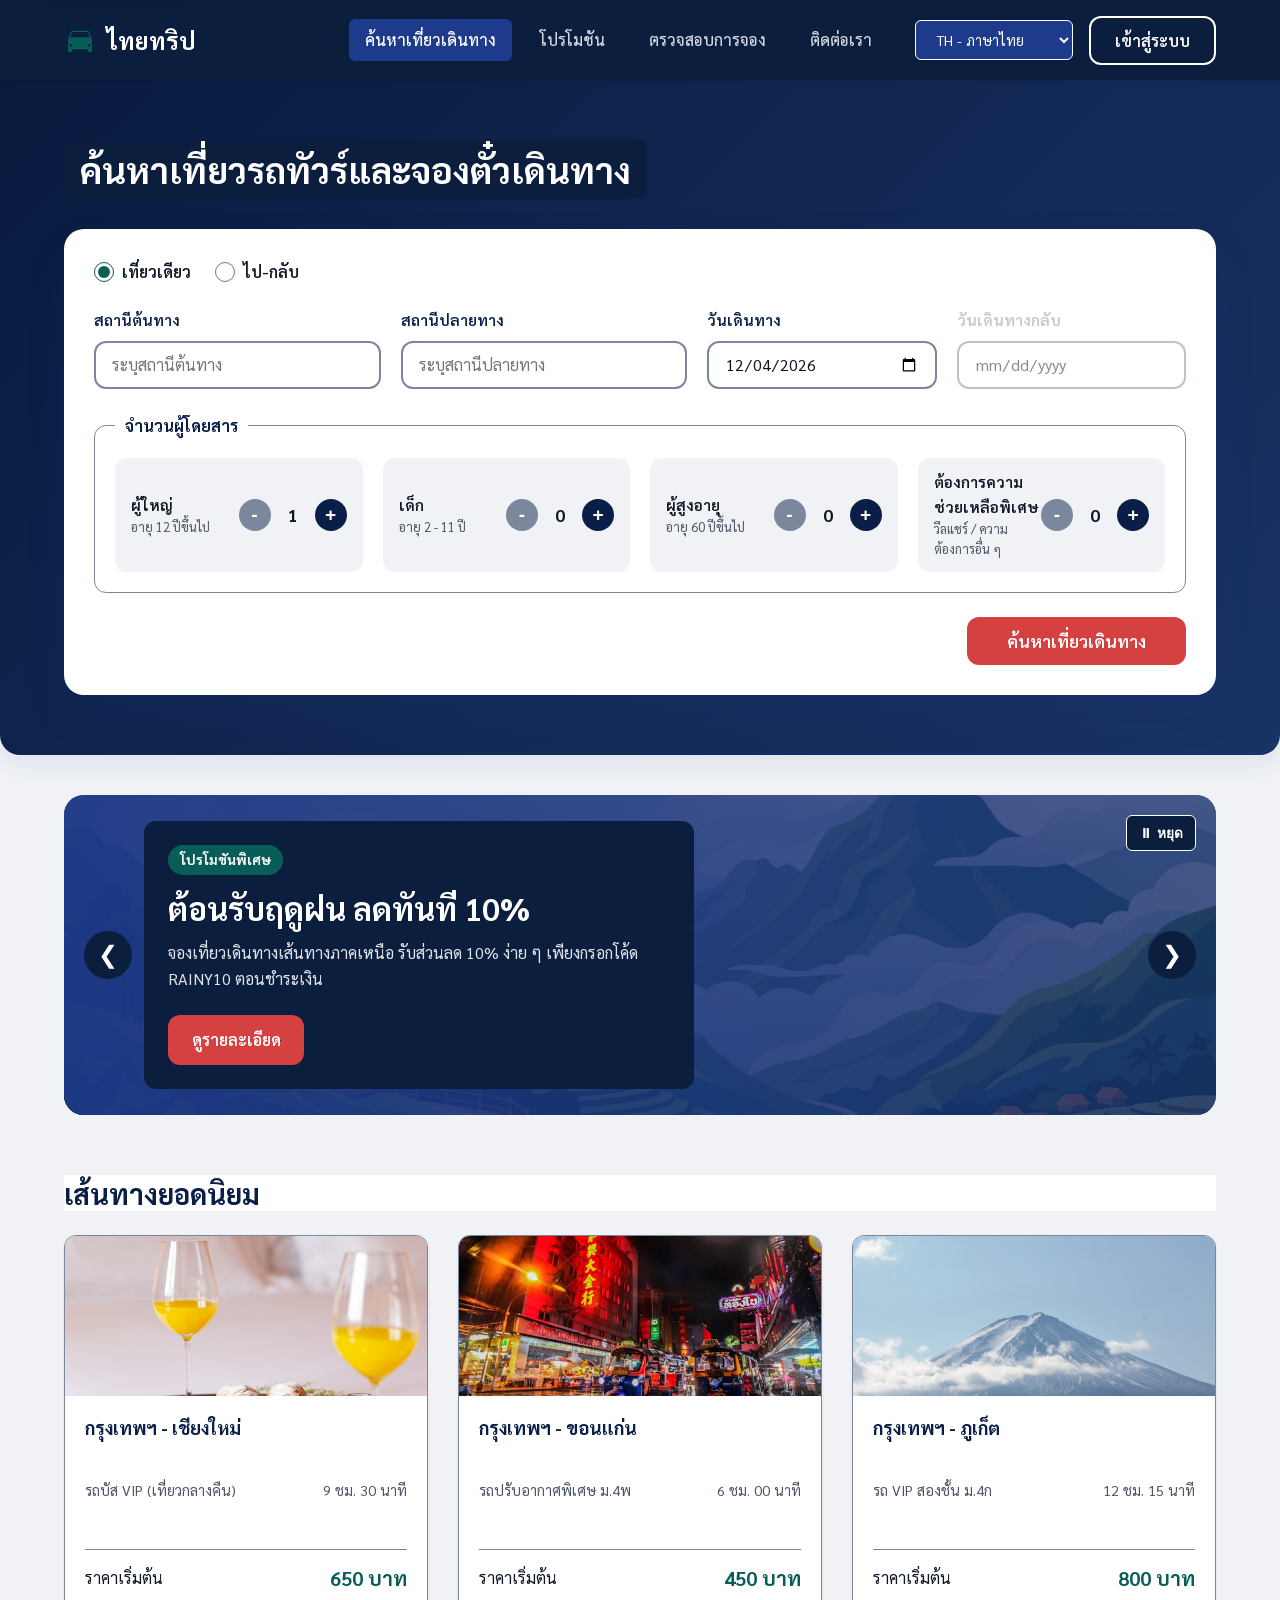
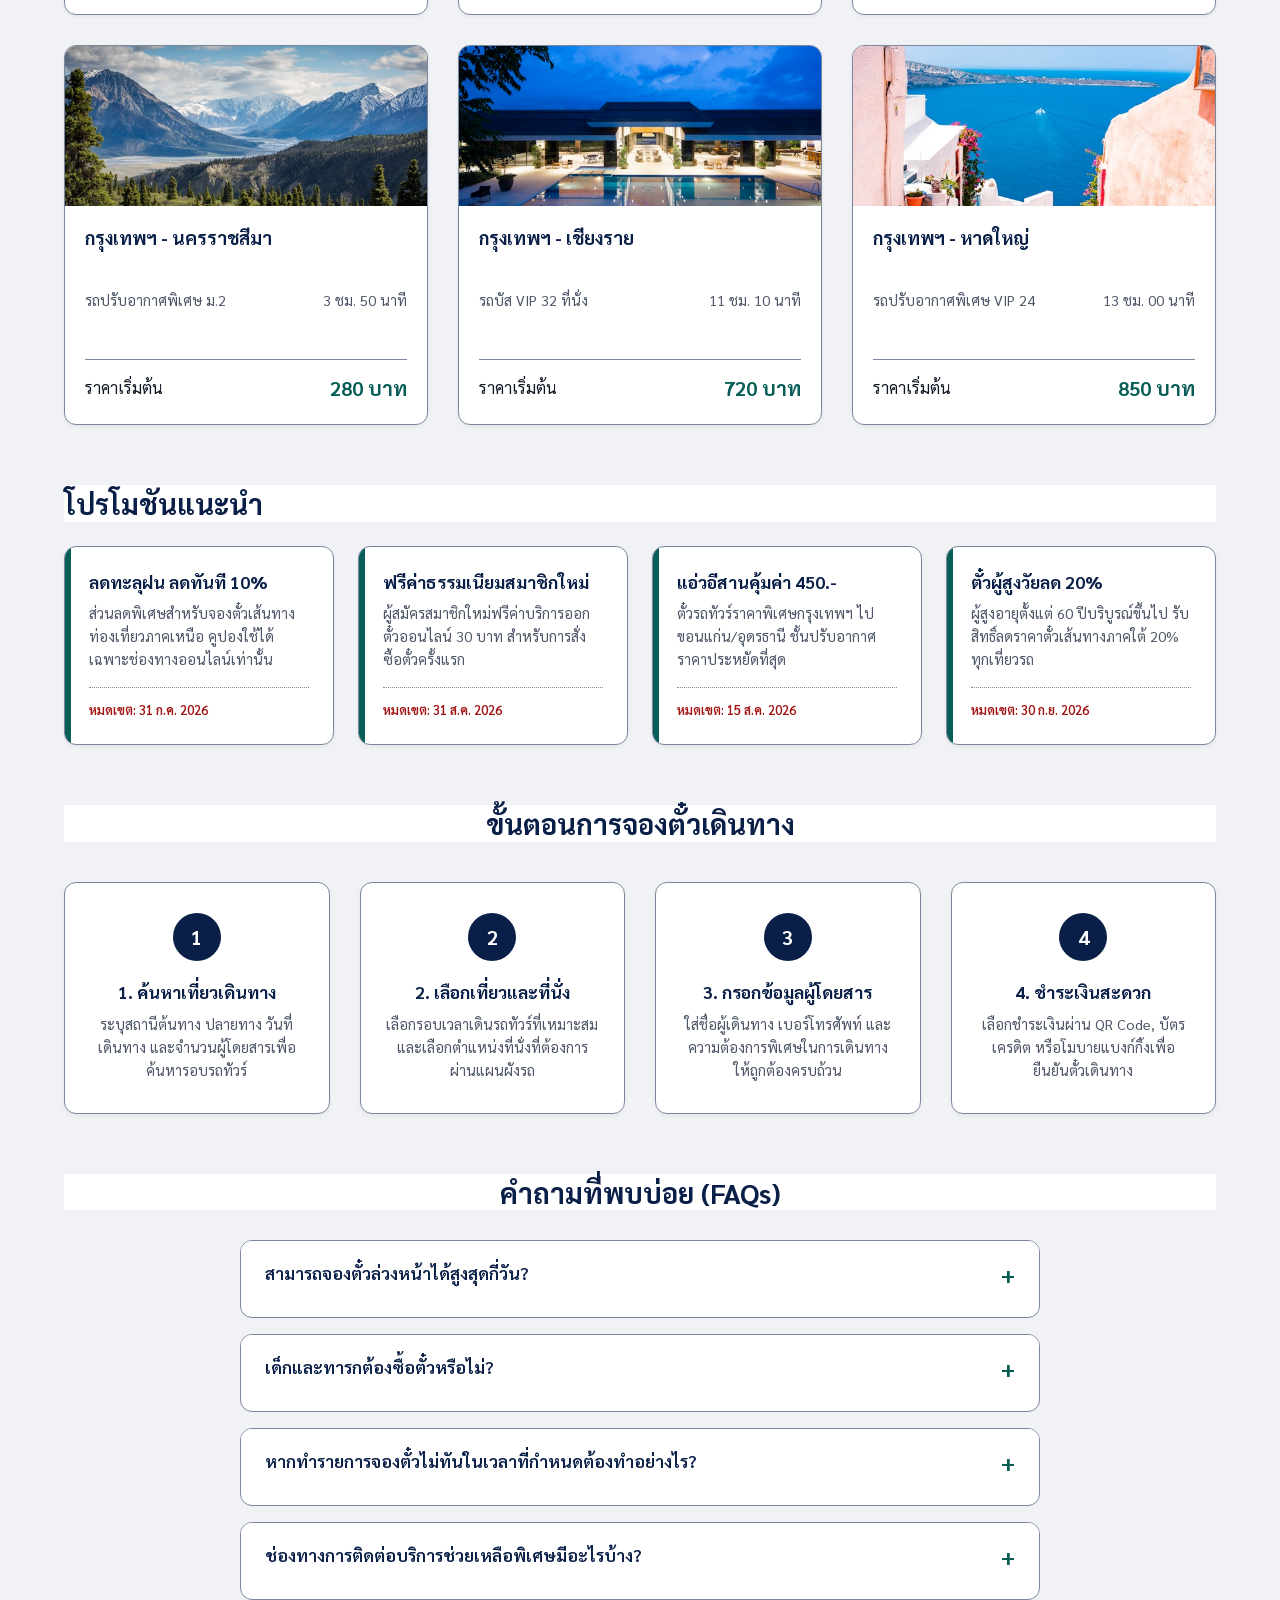
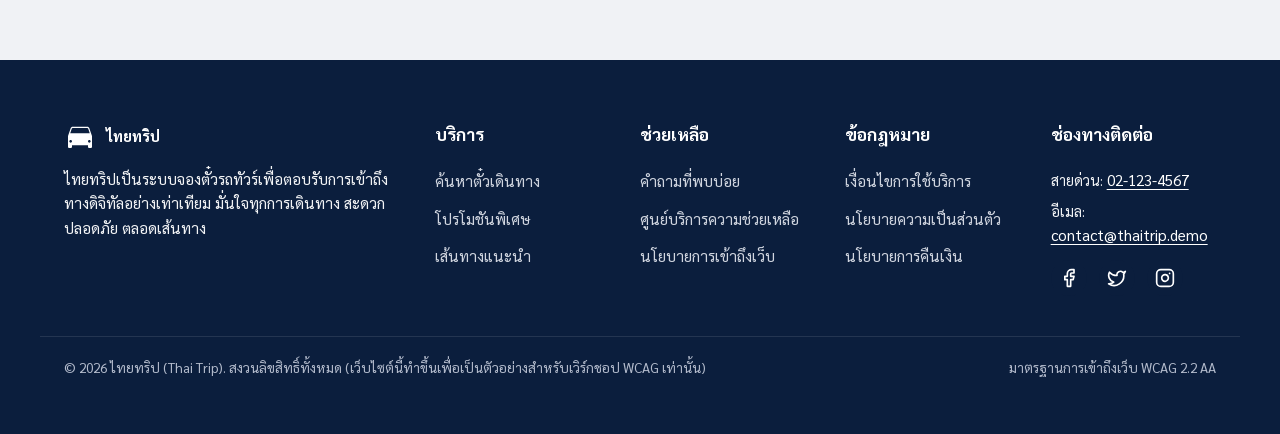
<file: index.html>
<!DOCTYPE html>
<html lang="th">
<head>
  <meta charset="UTF-8">
  <meta name="viewport" content="width=device-width, initial-scale=1.0">
  <title>หน้าหลัก - ไทยทริป จองตั๋วรถทัวร์ออนไลน์เข้าถึงง่าย</title>
  <meta name="description" content="ไทยทริป เว็บไซต์จองตั๋วรถทัวร์ออนไลน์ตามมาตรฐานการเข้าถึง WCAG AA ค้นหาเที่ยวรถทัวร์ทั่วประเทศ สะดวก รวดเร็ว ปลอดภัย สำหรับทุกคน">
  <link rel="stylesheet" href="css/styles.css?v=5">
  <script src="js/common.js?v=5" defer></script>
  <script src="js/index.js?v=5" defer></script>
</head>
<body>

  <!-- Skip Link: WCAG 2.4.1 Bypass Blocks -->
  <a href="#main-content" class="skip-link">ข้ามไปยังเนื้อหาหลัก</a>

  <!-- Header: WCAG Semantic HTML -->
  <div class="header-wrapper">
    <header class="container">
      <a href="index.html" class="logo" style="color: #ffffff; background-color: #0b1e3d;" aria-label="ไทยทริป - หน้าหลัก">
        <!-- SVG Logo: Meets Contrast and scalable -->
        <svg class="logo-icon" viewBox="0 0 24 24" aria-hidden="true">
          <path d="M18.92 6.01C18.72 5.42 18.16 5 17.5 5H6.5c-.66 0-1.21.42-1.42 1.01L3 12v8c0 .55.45 1 1 1h1c.55 0 1-.45 1-1v-1h12v1c0 .55.45 1 1 1h1c.55 0 1-.45 1-1v-8l-2.08-5.99zM6.5 6h11c.28 0 .53.18.62.44L19.33 10H4.67l1.21-3.56c.09-.26.34-.44.62-.44zM5 17c-.55 0-1-.45-1-1s.45-1 1-1 1 .45 1 1-.45 1-1 1zm14 0c-.55 0-1-.45-1-1s.45-1 1-1 1 .45 1 1-.45 1-1 1z"/>
        </svg>
        <span style="color: #ffffff; background-color: #0b1e3d;">ไทยทริป</span>
      </a>


      <!-- Hamburger Menu Button (WCAG 2.1/2.2 AA Keyboard Accessible) -->
      <button type="button" class="menu-toggle" aria-expanded="false" aria-controls="header-nav-group" aria-label="เปิดเมนูหลัก">
        <svg viewBox="0 0 24 24" width="24" height="24" aria-hidden="true" fill="currentColor">
          <rect y="4" width="24" height="2" rx="1"/>
          <rect y="11" width="24" height="2" rx="1"/>
          <rect y="18" width="24" height="2" rx="1"/>
        </svg>
      </button>

      <!-- Collapsible Nav Group wrapper -->
      <div class="header-nav-group" id="header-nav-group">
        <!-- Main Navigation Menu: WCAG 3.2.3 Consistent Navigation -->
        <nav aria-label="เมนูหลัก">
          <ul class="nav-menu">
            <li><a href="index.html" class="nav-link">ค้นหาเที่ยวเดินทาง</a></li>
            <li><a href="#promotions" class="nav-link">โปรโมชัน</a></li>
            <li><a href="#booking-status" class="nav-link" aria-disabled="true">ตรวจสอบการจอง</a></li>
            <li><a href="#contact" class="nav-link">ติดต่อเรา</a></li>
          </ul>
        </nav>

        <div class="header-actions">
          <!-- Accessible Language Selector -->
          <div class="lang-selector">
            <label for="lang-select" class="sr-only" style="color: #ffffff; background-color: #0b1e3d;">เลือกภาษา</label>
            <select id="lang-select" class="select-custom">
              <optgroup label="เลือกภาษา / Select Language">
                <option value="th" selected lang="th">TH - ภาษาไทย</option>
                <option value="en" lang="en">EN - English</option>
              </optgroup>
            </select>
          </div>
          
          <button type="button" class="btn btn-secondary" onclick="showToast('จำลองการเข้าสู่ระบบ', 'info')">เข้าสู่ระบบ</button>
        </div>
      </div>
    </header>
  </div>

  <!-- Main Content Area: WCAG Landmark -->
  <main id="main-content" tabindex="-1">
    
    <!-- Hero Search Section -->
    <section class="search-hero" aria-label="ค้นหาเที่ยวเดินทาง">
      <div class="container">
        <h1 style="color: #ffffff; background-color: #0b1e3d; padding: 6px 16px; border-radius: var(--radius-sm); display: inline-block;">ค้นหาเที่ยวรถทัวร์และจองตั๋วเดินทาง</h1>
        
        <div class="search-card">
          <form action="select-trip.html" method="GET" id="search-form">
            
            <!-- Trip Type: One-way / Round-trip (Radio Group) -->
            <fieldset class="search-type-group">
              <legend class="sr-only" style="color: #0b1e3d; background-color: #ffffff;">ประเภทการเดินทาง</legend>
              <label class="radio-label">
                <input type="radio" name="trip-type" id="trip-one-way" value="one-way" checked>
                <span>เที่ยวเดียว</span>
              </label>
              <label class="radio-label">
                <input type="radio" name="trip-type" id="trip-round" value="round-trip">
                <span>ไป-กลับ</span>
              </label>
            </fieldset>

            <!-- Search Fields Grid -->
            <div class="search-grid">
              
              <!-- Origin Combobox Auto-suggest -->
              <div class="form-control">
                <label for="origin-input" class="form-label">สถานีต้นทาง</label>
                <div class="combobox-container">
                  <input type="text" id="origin-input" class="form-input" 
                         autocomplete="off" role="combobox" 
                         aria-expanded="false" aria-autocomplete="list" 
                         aria-controls="origin-listbox" 
                         placeholder="ระบุสถานีต้นทาง" required>
                  <ul id="origin-listbox" class="listbox" role="listbox" aria-label="สถานีต้นทางที่แนะนำ"></ul>
                </div>
              </div>

              <!-- Destination Combobox Auto-suggest -->
              <div class="form-control">
                <label for="dest-input" class="form-label">สถานีปลายทาง</label>
                <div class="combobox-container">
                  <input type="text" id="dest-input" class="form-input" 
                         autocomplete="off" role="combobox" 
                         aria-expanded="false" aria-autocomplete="list" 
                         aria-controls="dest-listbox" 
                         placeholder="ระบุสถานีปลายทาง" required>
                  <ul id="dest-listbox" class="listbox" role="listbox" aria-label="สถานีปลายทางที่แนะนำ"></ul>
                </div>
              </div>

              <!-- Departure Date -->
              <div class="form-control">
                <label for="dep-date" class="form-label">วันเดินทาง</label>
                <input type="date" id="dep-date" class="form-input" required>
              </div>

              <!-- Return Date (Disabled by default for one-way) -->
              <div class="form-control" id="ret-date-group">
                <label for="ret-date" class="form-label" id="ret-date-label" style="opacity: 0.5;">วันเดินทางกลับ</label>
                <input type="date" id="ret-date" class="form-input" disabled aria-labelledby="ret-date-label">
              </div>

            </div>

            <!-- Passengers Counter Area -->
            <fieldset class="passenger-fieldset">
              <legend class="passenger-legend">จำนวนผู้โดยสาร</legend>
              <div class="passenger-row-grid">
                
                <!-- Adult Counter -->
                <div class="passenger-type-col">
                  <div class="passenger-info-text">
                    <span class="passenger-title" id="lbl-adult">ผู้ใหญ่</span>
                    <span class="passenger-desc">อายุ 12 ปีขึ้นไป</span>
                  </div>
                  <div class="counter-group">
                    <button type="button" class="btn-counter" id="dec-adult" aria-label="ลดจำนวนผู้ใหญ่" disabled>-</button>
                    <span class="counter-val" id="val-adult" aria-labelledby="lbl-adult">1</span>
                    <button type="button" class="btn-counter" id="inc-adult" aria-label="เพิ่มจำนวนผู้ใหญ่">+</button>
                  </div>
                </div>

                <!-- Child Counter -->
                <div class="passenger-type-col">
                  <div class="passenger-info-text">
                    <span class="passenger-title" id="lbl-child">เด็ก</span>
                    <span class="passenger-desc">อายุ 2 - 11 ปี</span>
                  </div>
                  <div class="counter-group">
                    <button type="button" class="btn-counter" id="dec-child" aria-label="ลดจำนวนผู้โดยสารเด็ก" disabled>-</button>
                    <span class="counter-val" id="val-child" aria-labelledby="lbl-child">0</span>
                    <button type="button" class="btn-counter" id="inc-child" aria-label="เพิ่มจำนวนผู้โดยสารเด็ก">+</button>
                  </div>
                </div>

                <!-- Senior Counter -->
                <div class="passenger-type-col">
                  <div class="passenger-info-text">
                    <span class="passenger-title" id="lbl-senior">ผู้สูงอายุ</span>
                    <span class="passenger-desc">อายุ 60 ปีขึ้นไป</span>
                  </div>
                  <div class="counter-group">
                    <button type="button" class="btn-counter" id="dec-senior" aria-label="ลดจำนวนผู้สูงอายุ" disabled>-</button>
                    <span class="counter-val" id="val-senior" aria-labelledby="lbl-senior">0</span>
                    <button type="button" class="btn-counter" id="inc-senior" aria-label="เพิ่มจำนวนผู้สูงอายุ">+</button>
                  </div>
                </div>

                <!-- Special Counter -->
                <div class="passenger-type-col">
                  <div class="passenger-info-text">
                    <span class="passenger-title" id="lbl-special">ต้องการความช่วยเหลือพิเศษ</span>
                    <span class="passenger-desc">วีลแชร์ / ความต้องการอื่น ๆ</span>
                  </div>
                  <div class="counter-group">
                    <button type="button" class="btn-counter" id="dec-special" aria-label="ลดจำนวนผู้ต้องการความช่วยเหลือพิเศษ" disabled>-</button>
                    <span class="counter-val" id="val-special" aria-labelledby="lbl-special">0</span>
                    <button type="button" class="btn-counter" id="inc-special" aria-label="เพิ่มจำนวนผู้ต้องการความช่วยเหลือพิเศษ">+</button>
                  </div>
                </div>

              </div>
            </fieldset>

            <div class="search-submit-wrapper">
              <button type="submit" class="btn btn-primary btn-search">ค้นหาเที่ยวเดินทาง</button>
            </div>
          </form>
        </div>
      </div>
    </section>

    <!-- Carousel: WCAG 2.2.2 Pause, Stop, Hide -->
    <section class="container carousel-section" aria-label="โปรโมชันเด่น">
      <div id="promo-carousel" class="carousel" aria-roledescription="carousel" aria-label="โปรโมชันแนะนำพิเศษ">
        
        <!-- Pause / Play Button: Essential for WCAG AA -->
        <button type="button" id="carousel-play-pause" class="carousel-play-pause-btn" style="color: #ffffff; background-color: #0b1e3d;" aria-label="หยุดเล่นสไลด์อัตโนมัติ">
          <span class="play-pause-text" style="color: #ffffff; background-color: #0b1e3d;">⏸ หยุด</span>
        </button>

        <!-- Previous and Next Buttons (Accessible) -->
        <button type="button" class="carousel-control prev" style="color: #ffffff; background-color: #0b1e3d;" aria-label="สไลด์ก่อนหน้า" id="carousel-prev">❮</button>
        <button type="button" class="carousel-control next" style="color: #ffffff; background-color: #0b1e3d;" aria-label="สไลด์ถัดไป" id="carousel-next">❯</button>

        <!-- Carousel Slides -->
        <div class="carousel-inner" id="carousel-slides" aria-live="off">
          
          <!-- Slide 1 -->
          <div class="carousel-item active" role="group" aria-roledescription="slide" aria-label="สไลด์ที่ 1 จาก 4" style="background-image: linear-gradient(rgba(0, 0, 0, 0.45), rgba(0, 0, 0, 0.55)), url('images/promo_rainy.jpg'); background-size: cover; background-position: center;">
            <div class="carousel-content">
              <span class="carousel-tag">โปรโมชันพิเศษ</span>
              <h2>ต้อนรับฤดูฝน ลดทันที 10%</h2>
              <p>จองเที่ยวเดินทางเส้นทางภาคเหนือ รับส่วนลด 10% ง่าย ๆ เพียงกรอกโค้ด RAINY10 ตอนชำระเงิน</p>
              <a href="#promotions" class="btn btn-primary">ดูรายละเอียด<span class="sr-only" style="color: #ffffff; background-color: #0b1e3d;"> โปรโมชันต้อนรับฤดูฝน</span></a>
            </div>
          </div>

          <!-- Slide 2 -->
          <div class="carousel-item" role="group" aria-roledescription="slide" aria-label="สไลด์ที่ 2 จาก 4" style="background-image: linear-gradient(rgba(0, 0, 0, 0.45), rgba(0, 0, 0, 0.55)), url('images/promo_member.jpg'); background-size: cover; background-position: center;">
            <div class="carousel-content">
              <span class="carousel-tag">สมาชิกใหม่</span>
              <h2>สมัครสมาชิกใหม่ ฟรีค่าธรรมเนียม</h2>
              <p>ลงทะเบียนจองตั๋วครั้งแรก ฟรีค่าธรรมเนียมการชำระเงินช่องทางออนไลน์ 30 บาททันที</p>
              <a href="#promotions" class="btn btn-primary">ดูรายละเอียด<span class="sr-only" style="color: #ffffff; background-color: #0b1e3d;"> โปรโมชันสมาชิกใหม่ฟรีค่าธรรมเนียม</span></a>
            </div>
          </div>

          <!-- Slide 3 -->
          <div class="carousel-item" role="group" aria-roledescription="slide" aria-label="สไลด์ที่ 3 จาก 4" style="background-image: linear-gradient(rgba(0, 0, 0, 0.45), rgba(0, 0, 0, 0.55)), url('images/promo_isaan.jpg'); background-size: cover; background-position: center;">
            <div class="carousel-content">
              <span class="carousel-tag">เส้นทางประหยัด</span>
              <h2>ท่องเที่ยวอีสาน สุขใจประหยัดเงิน</h2>
              <p>เส้นทางกรุงเทพฯ - ขอนแก่น และกรุงเทพฯ - อุดรธานี ราคาเริ่มต้นเพียง 450 บาทต่อที่นั่ง</p>
              <a href="#promotions" class="btn btn-primary">ดูรายละเอียด<span class="sr-only" style="color: #ffffff; background-color: #0b1e3d;"> โปรโมชันอีสานประหยัดเงิน</span></a>
            </div>
          </div>

          <!-- Slide 4 -->
          <div class="carousel-item" role="group" aria-roledescription="slide" aria-label="สไลด์ที่ 4 จาก 4" style="background-image: linear-gradient(rgba(0, 0, 0, 0.45), rgba(0, 0, 0, 0.55)), url('images/promo_senior.jpg'); background-size: cover; background-position: center;">
            <div class="carousel-content">
              <span class="carousel-tag">ผู้สูงวัย</span>
              <h2>วัยเก๋าเที่ยวใต้ ลดพิเศษ 20%</h2>
              <p>สำหรับผู้โดยสารอายุ 60 ปีขึ้นไป เดินทางลงใต้กับไทยทริป รับส่วนลดตั๋วทันที 20%</p>
              <a href="#promotions" class="btn btn-primary">ดูรายละเอียด<span class="sr-only" style="color: #ffffff; background-color: #0b1e3d;"> โปรโมชันผู้สูงวัยเที่ยวใต้ลด 20%</span></a>
            </div>
          </div>

        </div>

        <!-- Slide Indicators / Dots -->
        <div class="carousel-nav" id="carousel-indicators" role="tablist" aria-label="เลือกสไลด์">
          <button type="button" class="carousel-dot active" role="tab" aria-selected="true" aria-label="ไปยังสไลด์ที่ 1" aria-controls="carousel-slides"></button>
          <button type="button" class="carousel-dot" role="tab" aria-selected="false" aria-label="ไปยังสไลด์ที่ 2" aria-controls="carousel-slides"></button>
          <button type="button" class="carousel-dot" role="tab" aria-selected="false" aria-label="ไปยังสไลด์ที่ 3" aria-controls="carousel-slides"></button>
          <button type="button" class="carousel-dot" role="tab" aria-selected="false" aria-label="ไปยังสไลด์ที่ 4" aria-controls="carousel-slides"></button>
        </div>

      </div>
    </section>

    <!-- Popular Routes Section -->
    <section id="popular" class="container section-wrapper" aria-labelledby="routes-heading">
      <h2 id="routes-heading">เส้นทางยอดนิยม</h2>

      
      <ul class="routes-grid" role="list">
        
        <!-- Route 1 -->
        <li>
          <a href="select-trip.html?from=กรุงเทพฯ&to=เชียงใหม่" class="route-card" aria-label="จองตั๋วเส้นทาง กรุงเทพฯ ไป เชียงใหม่ เริ่มต้น 650 บาท">
            <div class="route-image-placeholder">
              <img src="images/route_chiangmai.jpg" alt="วัดพระธาตุดอยสุเทพและทิวเขาเชียงใหม่" class="route-img-photo">
            </div>
            <div class="route-body">
              <h3 class="route-title">กรุงเทพฯ - เชียงใหม่</h3>
              <div class="route-details">
                <span>รถบัส VIP (เที่ยวกลางคืน)</span>
                <span>9 ชม. 30 นาที</span>
              </div>
              <div class="route-price-row">
                <span>ราคาเริ่มต้น</span>
                <span class="price-tag">650 บาท</span>
              </div>
            </div>
          </a>
        </li>

        <!-- Route 2 -->
        <li>
          <a href="select-trip.html?from=กรุงเทพฯ&to=ขอนแก่น" class="route-card" aria-label="จองตั๋วเส้นทาง กรุงเทพฯ ไป ขอนแก่น เริ่มต้น 450 บาท">
            <div class="route-image-placeholder">
              <img src="images/route_khonkaen.jpg" alt="วัดพุทธศิลปะไทยในจังหวัดขอนแก่น" class="route-img-photo">
            </div>
            <div class="route-body">
              <h3 class="route-title">กรุงเทพฯ - ขอนแก่น</h3>
              <div class="route-details">
                <span>รถปรับอากาศพิเศษ ม.4พ</span>
                <span>6 ชม. 00 นาที</span>
              </div>
              <div class="route-price-row">
                <span>ราคาเริ่มต้น</span>
                <span class="price-tag">450 บาท</span>
              </div>
            </div>
          </a>
        </li>

        <!-- Route 3 -->
        <li>
          <a href="select-trip.html?from=กรุงเทพฯ&to=ภูเก็ต" class="route-card" aria-label="จองตั๋วเส้นทาง กรุงเทพฯ ไป ภูเก็ต เริ่มต้น 800 บาท">
            <div class="route-image-placeholder">
              <img src="images/route_phuket.jpg" alt="หาดทรายขาวและทะเลใส จังหวัดภูเก็ต" class="route-img-photo">
            </div>
            <div class="route-body">
              <h3 class="route-title">กรุงเทพฯ - ภูเก็ต</h3>
              <div class="route-details">
                <span>รถ VIP สองชั้น ม.4ก</span>
                <span>12 ชม. 15 นาที</span>
              </div>
              <div class="route-price-row">
                <span>ราคาเริ่มต้น</span>
                <span class="price-tag">800 บาท</span>
              </div>
            </div>
          </a>
        </li>

        <!-- Route 4 -->
        <li>
          <a href="select-trip.html?from=กรุงเทพฯ&to=นครราชสีมา" class="route-card" aria-label="จองตั๋วเส้นทาง กรุงเทพฯ ไป นครราชสีมา เริ่มต้น 280 บาท">
            <div class="route-image-placeholder">
              <img src="images/route_korat.jpg" alt="วิวธรรมชาติและทิวเขาอุทยานแห่งชาติเขาใหญ่ นครราชสีมา" class="route-img-photo">
            </div>
            <div class="route-body">
              <h3 class="route-title">กรุงเทพฯ - นครราชสีมา</h3>
              <div class="route-details">
                <span>รถปรับอากาศพิเศษ ม.2</span>
                <span>3 ชม. 50 นาที</span>
              </div>
              <div class="route-price-row">
                <span>ราคาเริ่มต้น</span>
                <span class="price-tag">280 บาท</span>
              </div>
            </div>
          </a>
        </li>

        <!-- Route 5 -->
        <li>
          <a href="select-trip.html?from=กรุงเทพฯ&to=เชียงราย" class="route-card" aria-label="จองตั๋วเส้นทาง กรุงเทพฯ ไป เชียงราย เริ่มต้น 720 บาท">
            <div class="route-image-placeholder">
              <img src="images/route_chiangrai.jpg" alt="ทัศนียภาพวัดและป่าดอย จังหวัดเชียงราย" class="route-img-photo">
            </div>
            <div class="route-body">
              <h3 class="route-title">กรุงเทพฯ - เชียงราย</h3>
              <div class="route-details">
                <span>รถบัส VIP 32 ที่นั่ง</span>
                <span>11 ชม. 10 นาที</span>
              </div>
              <div class="route-price-row">
                <span>ราคาเริ่มต้น</span>
                <span class="price-tag">720 บาท</span>
              </div>
            </div>
          </a>
        </li>

        <!-- Route 6 -->
        <li>
          <a href="select-trip.html?from=กรุงเทพฯ&to=หาดใหญ่" class="route-card" aria-label="จองตั๋วเส้นทาง กรุงเทพฯ ไป หาดใหญ่ เริ่มต้น 850 บาท">
            <div class="route-image-placeholder">
              <img src="images/route_hatyai.jpg" alt="ทิวทัศน์ตัวเมืองหาดใหญ่จากมุมสูงยามเย็น" class="route-img-photo">
            </div>
            <div class="route-body">
              <h3 class="route-title">กรุงเทพฯ - หาดใหญ่</h3>
              <div class="route-details">
                <span>รถปรับอากาศพิเศษ VIP 24</span>
                <span>13 ชม. 00 นาที</span>
              </div>
              <div class="route-price-row">
                <span>ราคาเริ่มต้น</span>
                <span class="price-tag">850 บาท</span>
              </div>
            </div>
          </a>
        </li>

      </ul>
    </section>

    <!-- Promotions Section -->
    <section id="promotions" class="container section-wrapper" aria-labelledby="promotions-heading">
      <h2 id="promotions-heading">โปรโมชันแนะนำ</h2>
      
      <div class="promos-grid">
        
        <!-- Promo 1 -->
        <article class="promo-card">
          <h3 class="promo-title">ลดทะลุฝน ลดทันที 10%</h3>
          <p class="promo-desc">ส่วนลดพิเศษสำหรับจองตั๋วเส้นทางท่องเที่ยวภาคเหนือ คูปองใช้ได้เฉพาะช่องทางออนไลน์เท่านั้น</p>
          <div class="promo-footer">
            <span>หมดเขต: 31 ก.ค. 2026</span>
          </div>
        </article>

        <!-- Promo 2 -->
        <article class="promo-card">
          <h3 class="promo-title">ฟรีค่าธรรมเนียมสมาชิกใหม่</h3>
          <p class="promo-desc">ผู้สมัครสมาชิกใหม่ฟรีค่าบริการออกตั๋วออนไลน์ 30 บาท สำหรับการสั่งซื้อตั๋วครั้งแรก</p>
          <div class="promo-footer">
            <span>หมดเขต: 31 ส.ค. 2026</span>
          </div>
        </article>

        <!-- Promo 3 -->
        <article class="promo-card">
          <h3 class="promo-title">แอ่วอีสานคุ้มค่า 450.-</h3>
          <p class="promo-desc">ตั๋วรถทัวร์ราคาพิเศษกรุงเทพฯ ไปขอนแก่น/อุดรธานี ชั้นปรับอากาศราคาประหยัดที่สุด</p>
          <div class="promo-footer">
            <span>หมดเขต: 15 ส.ค. 2026</span>
          </div>
        </article>

        <!-- Promo 4 -->
        <article class="promo-card">
          <h3 class="promo-title">ตั๋วผู้สูงวัยลด 20%</h3>
          <p class="promo-desc">ผู้สูงอายุตั้งแต่ 60 ปีบริบูรณ์ขึ้นไป รับสิทธิ์ลดราคาตั๋วเส้นทางภาคใต้ 20% ทุกเที่ยวรถ</p>
          <div class="promo-footer">
            <span>หมดเขต: 30 ก.ย. 2026</span>
          </div>
        </article>

      </div>
    </section>

    <!-- Booking Steps -->
    <section class="container section-wrapper" aria-labelledby="steps-heading">
      <h2 id="steps-heading" style="text-align: center; margin-bottom: 40px;">ขั้นตอนการจองตั๋วเดินทาง</h2>
      
      <div class="steps-grid">
        
        <!-- Step 1 -->
        <div class="step-card">
          <div class="step-number" aria-hidden="true">1</div>
          <h3>1. ค้นหาเที่ยวเดินทาง</h3>
          <p>ระบุสถานีต้นทาง ปลายทาง วันที่เดินทาง และจำนวนผู้โดยสารเพื่อค้นหารอบรถทัวร์</p>
        </div>

        <!-- Step 2 -->
        <div class="step-card">
          <div class="step-number" aria-hidden="true">2</div>
          <h3>2. เลือกเที่ยวและที่นั่ง</h3>
          <p>เลือกรอบเวลาเดินรถทัวร์ที่เหมาะสมและเลือกตำแหน่งที่นั่งที่ต้องการผ่านแผนผังรถ</p>
        </div>

        <!-- Step 3 -->
        <div class="step-card">
          <div class="step-number" aria-hidden="true">3</div>
          <h3>3. กรอกข้อมูลผู้โดยสาร</h3>
          <p>ใส่ชื่อผู้เดินทาง เบอร์โทรศัพท์ และความต้องการพิเศษในการเดินทางให้ถูกต้องครบถ้วน</p>
        </div>

        <!-- Step 4 -->
        <div class="step-card">
          <div class="step-number" aria-hidden="true">4</div>
          <h3>4. ชำระเงินสะดวก</h3>
          <p>เลือกชำระเงินผ่าน QR Code, บัตรเครดิต หรือโมบายแบงก์กิ้งเพื่อยืนยันตั๋วเดินทาง</p>
        </div>

      </div>
    </section>

    <!-- Accordion FAQs: WCAG Accessible collapsible -->
    <section class="container section-wrapper" id="faq" aria-labelledby="faq-heading">
      <h2 id="faq-heading" style="text-align: center; margin-bottom: 30px;">คำถามที่พบบ่อย (FAQs)</h2>

      
      <div class="faq-list">
        
        <!-- FAQ 1 -->
        <div class="faq-item">
          <h3>
            <button type="button" class="faq-trigger" aria-expanded="false" aria-controls="faq1-content" id="faq1-btn">
              <span>สามารถจองตั๋วล่วงหน้าได้สูงสุดกี่วัน?</span>
              <span class="faq-icon" aria-hidden="true">+</span>
            </button>
          </h3>
          <div id="faq1-content" class="faq-content" hidden aria-labelledby="faq1-btn">
            <p>ระบบของไทยทริปรองรับการจองตั๋วรถทัวร์ล่วงหน้าได้สูงสุด 90 วันก่อนวันออกเดินทาง เพื่อช่วยให้คุณสามารถวางแผนการท่องเที่ยวและจองที่นั่งที่ดีที่สุดล่วงหน้าได้</p>
          </div>
        </div>

        <!-- FAQ 2 -->
        <div class="faq-item">
          <h3>
            <button type="button" class="faq-trigger" aria-expanded="false" aria-controls="faq2-content" id="faq2-btn">
              <span>เด็กและทารกต้องซื้อตั๋วหรือไม่?</span>
              <span class="faq-icon" aria-hidden="true">+</span>
            </button>
          </h3>
          <div id="faq2-content" class="faq-content" hidden aria-labelledby="faq2-btn">
            <p>เด็กที่มีส่วนสูงไม่เกิน 100 เซนติเมตร และนั่งตักผู้ปกครองไม่จำเป็นต้องซื้อตั๋ว หากเด็กต้องการที่นั่งแยกต่างหาก หรือมีอายุ 2-11 ปี จะได้รับส่วนลดตั๋วเด็กตามข้อกำหนดของรอบการเดินทาง</p>
          </div>
        </div>

        <!-- FAQ 3 -->
        <div class="faq-item">
          <h3>
            <button type="button" class="faq-trigger" aria-expanded="false" aria-controls="faq3-content" id="faq3-btn">
              <span>หากทำรายการจองตั๋วไม่ทันในเวลาที่กำหนดต้องทำอย่างไร?</span>
              <span class="faq-icon" aria-hidden="true">+</span>
            </button>
          </h3>
          <div id="faq3-content" class="faq-content" hidden aria-labelledby="faq3-btn">
            <p>เมื่อเข้าสู่ขั้นตอนกรอกข้อมูลและชำระเงิน ระบบจะกำหนดเวลาในการทำรายการเพื่อความปลอดภัย หากทำไม่ทันระบบจะยกเลิกการจองเพื่อให้ผู้ใช้อื่นเข้าถึงที่นั่งได้ โดยระบบชำระเงินของเรามีกลไกแจ้งเตือนและสามารถขอขยายเวลาเพิ่มเติมได้</p>
          </div>
        </div>

        <!-- FAQ 4 -->
        <div class="faq-item">
          <h3>
            <button type="button" class="faq-trigger" aria-expanded="false" aria-controls="faq4-content" id="faq4-btn">
              <span>ช่องทางการติดต่อบริการช่วยเหลือพิเศษมีอะไรบ้าง?</span>
              <span class="faq-icon" aria-hidden="true">+</span>
            </button>
          </h3>
          <div id="faq4-content" class="faq-content" hidden aria-labelledby="faq4-btn">
            <p>ผู้ต้องการความช่วยเหลือพิเศษ เช่น วีลแชร์ หรือต้องการจุดขึ้นรถเฉพาะ สามารถเลือกตัวเลือกในขั้นตอนจองตั๋ว หรือติดต่อศูนย์ช่วยเหลือพิเศษทางโทรศัพท์ 02-123-4567 ตลอด 24 ชั่วโมง</p>
          </div>
        </div>

      </div>
    </section>

  </main>

  <!-- Footer Section: WCAG Landmark -->
  <footer>
    <div class="container footer-grid">
      <div class="footer-col footer-about">
        <a href="index.html" class="logo" style="color: #ffffff; background-color: #0b1e3d;" aria-label="ไทยทริป - หน้าหลัก">
          <svg class="logo-icon" viewBox="0 0 24 24" style="fill: #ffffff;"><path d="M18.92 6.01C18.72 5.42 18.16 5 17.5 5H6.5c-.66 0-1.21.42-1.42 1.01L3 12v8c0 .55.45 1 1 1h1c.55 0 1-.45 1-1v-1h12v1c0 .55.45 1 1 1h1c.55 0 1-.45 1-1v-8l-2.08-5.99zM6.5 6h11c.28 0 .53.18.62.44L19.33 10H4.67l1.21-3.56c.09-.26.34-.44.62-.44zM5 17c-.55 0-1-.45-1-1s.45-1 1-1 1 .45 1 1-.45 1-1 1zm14 0c-.55 0-1-.45-1-1s.45-1 1-1 1 .45 1 1-.45 1-1 1z"/></svg>
          <span style="color: #ffffff; background-color: #0b1e3d;">ไทยทริป</span>
        </a>
        <p>ไทยทริปเป็นระบบจองตั๋วรถทัวร์เพื่อตอบรับการเข้าถึงทางดิจิทัลอย่างเท่าเทียม มั่นใจทุกการเดินทาง สะดวก ปลอดภัย ตลอดเส้นทาง</p>
      </div>

      <div class="footer-col">
        <div class="footer-col-title">บริการ</div>
        <ul>
          <li><a href="index.html">ค้นหาตั๋วเดินทาง</a></li>
          <li><a href="#promotions">โปรโมชันพิเศษ</a></li>
          <li><a href="#popular">เส้นทางแนะนำ</a></li>
        </ul>
      </div>

      <div class="footer-col">
        <div class="footer-col-title">ช่วยเหลือ</div>
        <ul>
          <li><a href="#faq">คำถามที่พบบ่อย</a></li>
          <li><a href="#help-center" id="help-center">ศูนย์บริการความช่วยเหลือ</a></li>
          <li><a href="#accessibility-statement" id="accessibility-statement">นโยบายการเข้าถึงเว็บ</a></li>
        </ul>
      </div>

      <div class="footer-col">
        <div class="footer-col-title">ข้อกฎหมาย</div>
        <ul>
          <li><a href="#terms" id="terms">เงื่อนไขการใช้บริการ</a></li>
          <li><a href="#privacy" id="privacy">นโยบายความเป็นส่วนตัว</a></li>
          <li><a href="#refund-policy" id="refund-policy">นโยบายการคืนเงิน</a></li>
        </ul>
      </div>

      <div class="footer-col" id="contact">
        <div class="footer-col-title">ช่องทางติดต่อ</div>
        <p style="font-size: 0.9rem; margin-bottom: 8px;">สายด่วน: <a href="tel:02-123-4567" style="color: #ffffff; text-decoration: underline;" aria-label="โทรสายด่วน 02-123-4567">02-123-4567</a></p>
        <p style="font-size: 0.9rem; margin-bottom: 12px;">อีเมล: <a href="mailto:contact@thaitrip.demo" style="color: #ffffff; text-decoration: underline;">contact@thaitrip.demo</a></p>
        <ul class="social-links" role="list">
          <li>
            <a href="#facebook" id="facebook" class="social-icon" aria-label="FB - ติดตาม ไทยทริป บน Facebook">
              <svg width="20" height="20" viewBox="0 0 24 24" fill="none" stroke="currentColor" stroke-width="2" stroke-linecap="round" stroke-linejoin="round" aria-hidden="true"><path d="M18 2h-3a5 5 0 0 0-5 5v3H7v4h3v8h4v-8h3l1-4h-4V7a1 1 0 0 1 1-1h3z"/></svg>
            </a>
          </li>
          <li>
            <a href="#twitter" id="twitter" class="social-icon" aria-label="TW - ติดตาม ไทยทริป บน Twitter">
              <svg width="20" height="20" viewBox="0 0 24 24" fill="none" stroke="currentColor" stroke-width="2" stroke-linecap="round" stroke-linejoin="round" aria-hidden="true"><path d="M22 4s-.7 2.1-2 3.4c1.6 10-9.4 17.3-18 11.6 2.2.1 4.4-.6 6-2C3 15.5.5 9.6 3 5c2.2 2.6 5.6 4.1 9 4-.9-4.2 4-6.6 7-3.8 1.1 0 3-1.2 3-1.2z"/></svg>
            </a>
          </li>
          <li>
            <a href="#instagram" id="instagram" class="social-icon" aria-label="IG - ติดตาม ไทยทริป บน Instagram">
              <svg width="20" height="20" viewBox="0 0 24 24" fill="none" stroke="currentColor" stroke-width="2" stroke-linecap="round" stroke-linejoin="round" aria-hidden="true"><rect x="2" y="2" width="20" height="20" rx="5" ry="5"/><path d="M16 11.37A4 4 0 1 1 12.63 8 4 4 0 0 1 16 11.37z"/><line x1="17.5" y1="6.5" x2="17.51" y2="6.5"/></svg>
            </a>
          </li>
        </ul>
      </div>
    </div>

    <div class="container footer-bottom">
      <p>&copy; 2026 ไทยทริป (<span lang="en">Thai Trip</span>). สงวนลิขสิทธิ์ทั้งหมด (เว็บไซต์นี้ทำขึ้นเพื่อเป็นตัวอย่างสำหรับเวิร์กชอป WCAG เท่านั้น)</p>
      <p>มาตรฐานการเข้าถึงเว็บ WCAG 2.2 AA</p>
    </div>
  </footer>

</body>
</html>
</file>
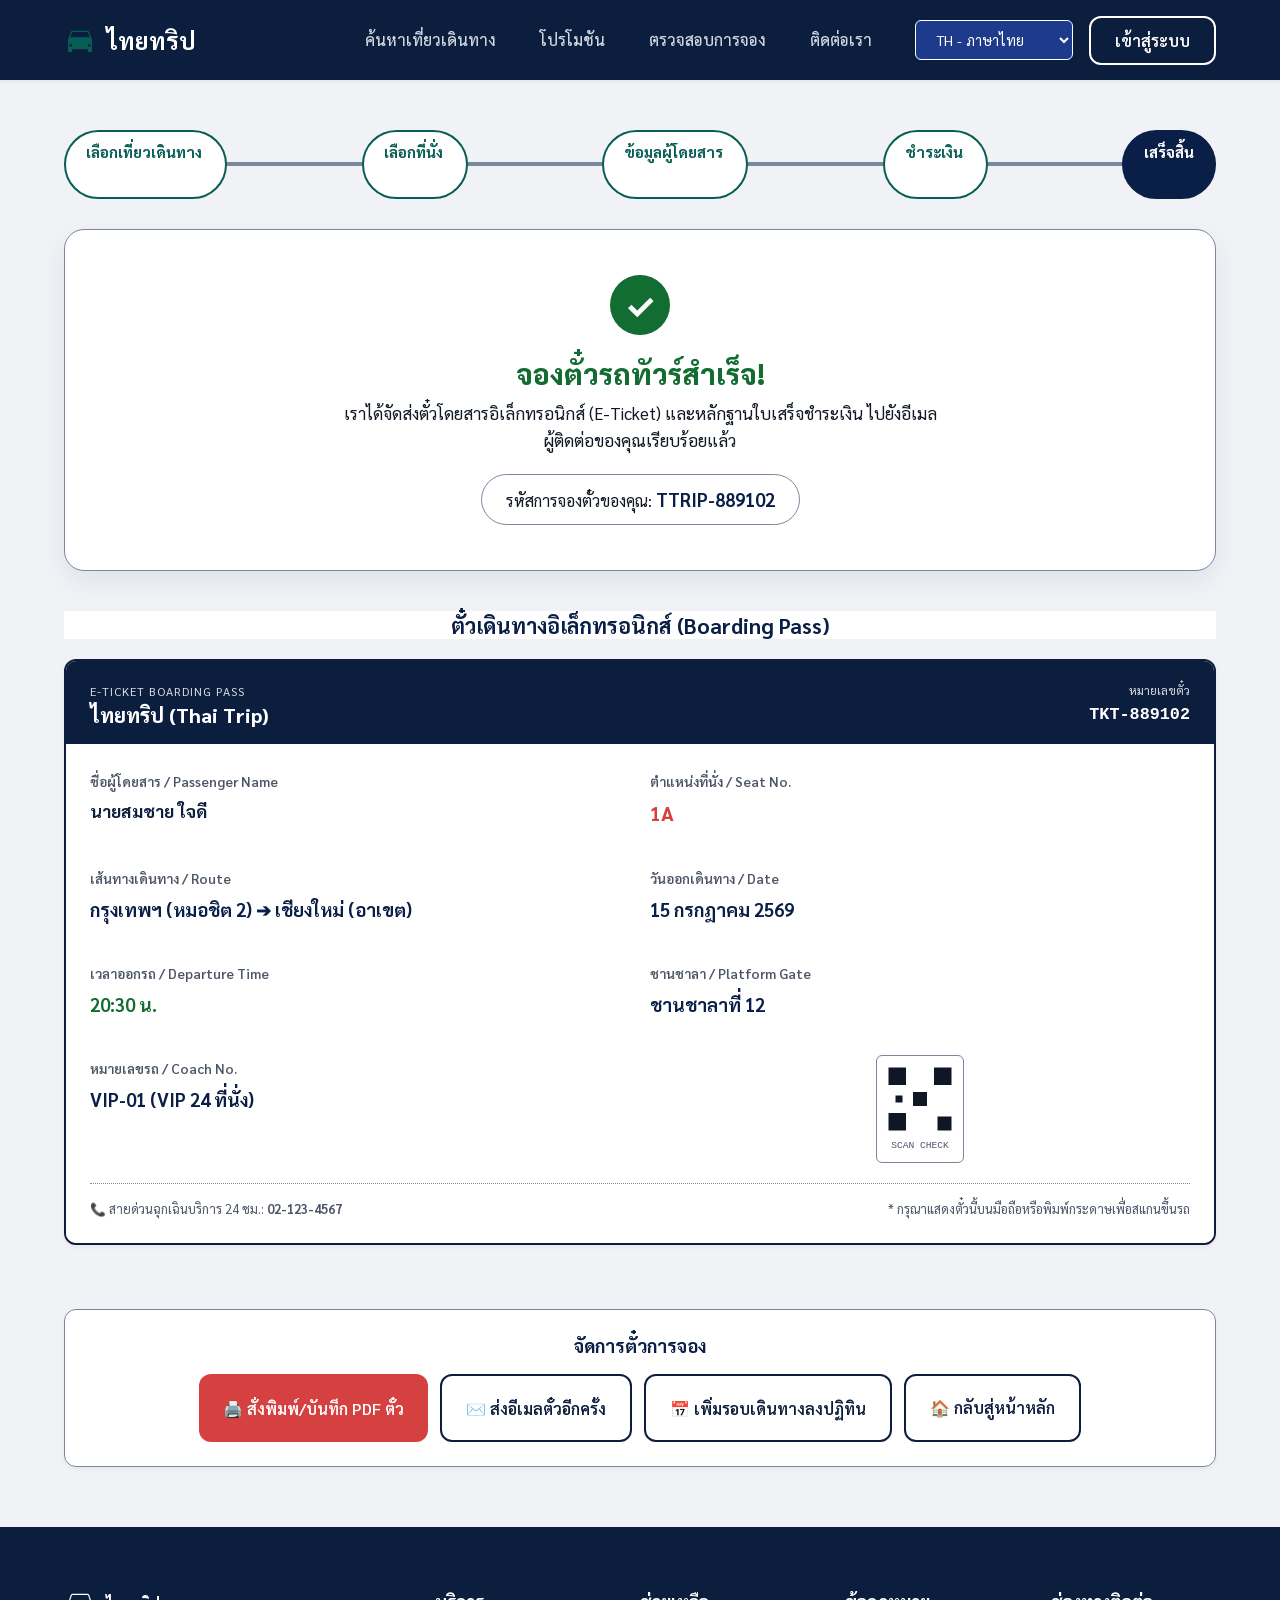
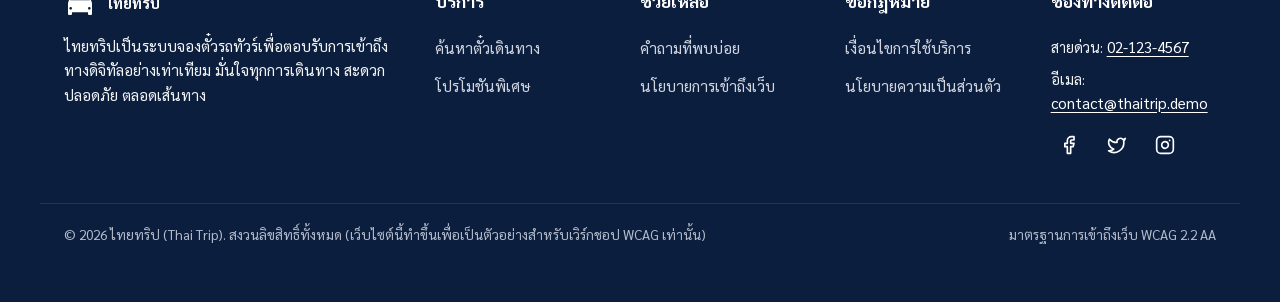
<file: booking-success.html>
<!DOCTYPE html>
<html lang="th">
<head>
  <meta charset="UTF-8">
  <meta name="viewport" content="width=device-width, initial-scale=1.0">
  <title>ทำรายการสำเร็จ - ไทยทริป</title>
  <meta name="description" content="ทำรายการจองตั๋วรถทัวร์สำเร็จ ตรวจสอบและดาวน์โหลดตั๋วเดินทางอิเล็กทรอนิกส์ Boarding Pass ของไทยทริปตามเกณฑ์ WCAG AA">
  <link rel="stylesheet" href="css/styles.css?v=5">
  <script src="js/common.js?v=5" defer></script>
  <script src="js/booking-success.js?v=5" defer></script>
</head>
<body>

  <!-- Skip Link -->
  <a href="#main-content" class="skip-link">ข้ามไปยังเนื้อหาหลัก</a>

  <!-- Header (Hidden on print) -->
  <div class="header-wrapper no-print">
    <header class="container">
      <a href="index.html" class="logo" style="color: #ffffff; background-color: #0b1e3d;" aria-label="ไทยทริป - หน้าหลัก">
        <svg class="logo-icon" viewBox="0 0 24 24" aria-hidden="true">
          <path d="M18.92 6.01C18.72 5.42 18.16 5 17.5 5H6.5c-.66 0-1.21.42-1.42 1.01L3 12v8c0 .55.45 1 1 1h1c.55 0 1-.45 1-1v-1h12v1c0 .55.45 1 1 1h1c.55 0 1-.45 1-1v-8l-2.08-5.99zM6.5 6h11c.28 0 .53.18.62.44L19.33 10H4.67l1.21-3.56c.09-.26.34-.44.62-.44zM5 17c-.55 0-1-.45-1-1s.45-1 1-1 1 .45 1 1-.45 1-1 1zm14 0c-.55 0-1-.45-1-1s.45-1 1-1 1 .45 1 1-.45 1-1 1z"/>
        </svg>
        <span style="color: #ffffff; background-color: #0b1e3d;">ไทยทริป</span>
      </a>

      <!-- Hamburger Menu Button (WCAG 2.1/2.2 AA Keyboard Accessible) -->
      <button type="button" class="menu-toggle" aria-expanded="false" aria-controls="header-nav-group" aria-label="เปิดเมนูหลัก">
        <svg viewBox="0 0 24 24" width="24" height="24" aria-hidden="true" fill="currentColor">
          <rect y="4" width="24" height="2" rx="1"/>
          <rect y="11" width="24" height="2" rx="1"/>
          <rect y="18" width="24" height="2" rx="1"/>
        </svg>
      </button>

      <!-- Collapsible Nav Group wrapper -->
      <div class="header-nav-group" id="header-nav-group">
        <nav aria-label="เมนูหลัก">
          <ul class="nav-menu">
            <li><a href="index.html" class="nav-link">ค้นหาเที่ยวเดินทาง</a></li>
            <li><a href="index.html#promotions" class="nav-link" aria-disabled="true">โปรโมชัน</a></li>
            <li><a href="#booking-status" class="nav-link" aria-disabled="true">ตรวจสอบการจอง</a></li>
            <li><a href="index.html#contact" class="nav-link" aria-disabled="true">ติดต่อเรา</a></li>
          </ul>
        </nav>

        <div class="header-actions">
          <div class="lang-selector">
            <label for="lang-select" class="sr-only" style="color: #ffffff; background-color: #0b1e3d;">เลือกภาษา</label>
            <select id="lang-select" class="select-custom">
              <optgroup label="เลือกภาษา / Select Language">
                <option value="th" selected lang="th">TH - ภาษาไทย</option>
                <option value="en" lang="en">EN - English</option>
              </optgroup>
            </select>
          </div>
          <button type="button" class="btn btn-secondary" onclick="showToast('จำลองการเข้าสู่ระบบ', 'info')">เข้าสู่ระบบ</button>
        </div>
      </div>
    </header>
  </div>

  <!-- Main Content -->
  <main id="main-content" class="container" tabindex="-1" style="padding-top:20px;">
    
    <!-- Step Indicator (Hidden on print) -->
    <nav class="step-indicator-wrapper no-print" aria-label="ขั้นตอนการจองตั๋ว">
      <ol class="step-list">
        <li class="step-item completed">เลือกเที่ยวเดินทาง <span class="sr-only">(เสร็จสิ้น)</span></li>
        <li class="step-item completed">เลือกที่นั่ง <span class="sr-only">(เสร็จสิ้น)</span></li>
        <li class="step-item completed">ข้อมูลผู้โดยสาร <span class="sr-only">(เสร็จสิ้น)</span></li>
        <li class="step-item completed">ชำระเงิน <span class="sr-only">(เสร็จสิ้น)</span></li>
        <li class="step-item active" aria-current="step">เสร็จสิ้น</li>
      </ol>
    </nav>

    <!-- Success Message Card (Hidden on print) -->
    <section class="success-banner-card no-print" aria-labelledby="success-heading">
      <div class="success-icon-check" aria-hidden="true">✓</div>
      <h1 id="success-heading" style="color: var(--success); font-size: 1.8rem; font-weight: 800; margin-bottom: 8px;">จองตั๋วรถทัวร์สำเร็จ!</h1>
      <p style="font-size: 1.05rem; max-width: 600px; margin: 0 auto; color: var(--text-dark);">
        เราได้จัดส่งตั๋วโดยสารอิเล็กทรอนิกส์ (E-Ticket) และหลักฐานใบเสร็จชำระเงิน ไปยังอีเมลผู้ติดต่อของคุณเรียบร้อยแล้ว
      </p>
      
      <div style="margin-top:20px; display:inline-block; background-color:#ffffff; border:1px solid var(--border); padding:10px 24px; border-radius:30px;">
        รหัสการจองตั๋วของคุณ: <strong id="success-booking-id" style="color:var(--primary); font-size:1.15rem;">TTRIP-889102</strong>
      </div>
    </section>

    <!-- Detailed Electronic Boarding Pass Tickets Grid (Printable) -->
    <section aria-label="ตั๋วอิเล็กทรอนิกส์สำหรับการเดินทาง">
      <h2 class="no-print" style="font-size:1.35rem; color:var(--primary); margin-bottom:20px; text-align:center;">ตั๋วเดินทางอิเล็กทรอนิกส์ (Boarding Pass)</h2>
      
      <!-- Tickets list wrapper -->
      <div id="boarding-pass-tickets-container" style="display:flex; flex-direction:column; gap:24px; margin-bottom:40px;">
        <!-- Dynamically populated per passenger via JS -->
      </div>
    </section>

    <!-- Action Buttons for Tickets (Hidden on print) -->
    <section class="form-container-card no-print" style="padding:24px; text-align:center;" aria-label="จัดการตั๋วการเดินทาง">
      <h3 style="font-size:1.15rem; color:var(--primary); margin-bottom:16px;">จัดการตั๋วการจอง</h3>
      
      <div style="display:flex; flex-wrap:wrap; justify-content:center; gap:12px;">
        <button type="button" class="btn btn-primary" id="btn-print-tickets">
          🖨️ สั่งพิมพ์/บันทึก PDF ตั๋ว
        </button>
        <button type="button" class="btn btn-secondary" id="btn-email-tickets">
          ✉️ ส่งอีเมลตั๋วอีกครั้ง
        </button>
        <button type="button" class="btn btn-secondary" id="btn-add-calendar">
          📅 เพิ่มรอบเดินทางลงปฏิทิน
        </button>
        <a href="index.html" class="btn btn-secondary" style="line-height:40px; text-decoration:none; text-align:center;">
          🏠 กลับสู่หน้าหลัก
        </a>
      </div>
    </section>

  </main>

  <!-- Footer (Hidden on print) -->
  <footer class="no-print">
    <div class="container footer-grid">
      <div class="footer-col footer-about">
        <a href="index.html" class="logo" style="color: #ffffff; background-color: #0b1e3d;" aria-label="ไทยทริป - หน้าหลัก">
          <svg class="logo-icon" viewBox="0 0 24 24" style="fill: #ffffff;"><path d="M18.92 6.01C18.72 5.42 18.16 5 17.5 5H6.5c-.66 0-1.21.42-1.42 1.01L3 12v8c0 .55.45 1 1 1h1c.55 0 1-.45 1-1v-1h12v1c0 .55.45 1 1 1h1c.55 0 1-.45 1-1v-8l-2.08-5.99zM6.5 6h11c.28 0 .53.18.62.44L19.33 10H4.67l1.21-3.56c.09-.26.34-.44.62-.44zM5 17c-.55 0-1-.45-1-1s.45-1 1-1 1 .45 1 1-.45 1-1 1zm14 0c-.55 0-1-.45-1-1s.45-1 1-1 1 .45 1 1-.45 1-1 1z"/></svg>
          <span style="color: #ffffff; background-color: #0b1e3d;">ไทยทริป</span>
        </a>
        <p>ไทยทริปเป็นระบบจองตั๋วรถทัวร์เพื่อตอบรับการเข้าถึงทางดิจิทัลอย่างเท่าเทียม มั่นใจทุกการเดินทาง สะดวก ปลอดภัย ตลอดเส้นทาง</p>
      </div>

      <div class="footer-col">
        <div class="footer-col-title">บริการ</div>
        <ul>
          <li><a href="index.html">ค้นหาตั๋วเดินทาง</a></li>
          <li><a href="index.html#promotions">โปรโมชันพิเศษ</a></li>
        </ul>
      </div>

      <div class="footer-col">
        <div class="footer-col-title">ช่วยเหลือ</div>
        <ul>
          <li><a href="index.html#faq">คำถามที่พบบ่อย</a></li>
          <li><a href="#accessibility-statement" id="accessibility-statement">นโยบายการเข้าถึงเว็บ</a></li>
        </ul>
      </div>

      <div class="footer-col">
        <div class="footer-col-title">ข้อกฎหมาย</div>
        <ul>
          <li><a href="#terms" id="terms">เงื่อนไขการใช้บริการ</a></li>
          <li><a href="#privacy" id="privacy">นโยบายความเป็นส่วนตัว</a></li>
        </ul>
      </div>

      <div class="footer-col" id="contact">
        <div class="footer-col-title">ช่องทางติดต่อ</div>
        <p style="font-size: 0.9rem; margin-bottom: 8px;">สายด่วน: <a href="tel:02-123-4567" style="color: #ffffff; text-decoration: underline;" aria-label="โทรสายด่วน 02-123-4567">02-123-4567</a></p>
        <p style="font-size: 0.9rem; margin-bottom: 12px;">อีเมล: <a href="mailto:contact@thaitrip.demo" style="color: #ffffff; text-decoration: underline;">contact@thaitrip.demo</a></p>
        <ul class="social-links" role="list">
          <li>
            <a href="#facebook" id="facebook" class="social-icon" aria-label="FB - ติดตาม ไทยทริป บน Facebook">
              <svg width="20" height="20" viewBox="0 0 24 24" fill="none" stroke="currentColor" stroke-width="2" stroke-linecap="round" stroke-linejoin="round" aria-hidden="true"><path d="M18 2h-3a5 5 0 0 0-5 5v3H7v4h3v8h4v-8h3l1-4h-4V7a1 1 0 0 1 1-1h3z"/></svg>
            </a>
          </li>
          <li>
            <a href="#twitter" id="twitter" class="social-icon" aria-label="TW - ติดตาม ไทยทริป บน Twitter">
              <svg width="20" height="20" viewBox="0 0 24 24" fill="none" stroke="currentColor" stroke-width="2" stroke-linecap="round" stroke-linejoin="round" aria-hidden="true"><path d="M22 4s-.7 2.1-2 3.4c1.6 10-9.4 17.3-18 11.6 2.2.1 4.4-.6 6-2C3 15.5.5 9.6 3 5c2.2 2.6 5.6 4.1 9 4-.9-4.2 4-6.6 7-3.8 1.1 0 3-1.2 3-1.2z"/></svg>
            </a>
          </li>
          <li>
            <a href="#instagram" id="instagram" class="social-icon" aria-label="IG - ติดตาม ไทยทริป บน Instagram">
              <svg width="20" height="20" viewBox="0 0 24 24" fill="none" stroke="currentColor" stroke-width="2" stroke-linecap="round" stroke-linejoin="round" aria-hidden="true"><rect x="2" y="2" width="20" height="20" rx="5" ry="5"/><path d="M16 11.37A4 4 0 1 1 12.63 8 4 4 0 0 1 16 11.37z"/><line x1="17.5" y1="6.5" x2="17.51" y2="6.5"/></svg>
            </a>
          </li>
        </ul>
      </div>
    </div>

    <div class="container footer-bottom">
      <p>&copy; 2026 ไทยทริป (<span lang="en">Thai Trip</span>). สงวนลิขสิทธิ์ทั้งหมด (เว็บไซต์นี้ทำขึ้นเพื่อเป็นตัวอย่างสำหรับเวิร์กชอป WCAG เท่านั้น)</p>
      <p>มาตรฐานการเข้าถึงเว็บ WCAG 2.2 AA</p>
    </div>
  </footer>

</body>
</html>
</file>
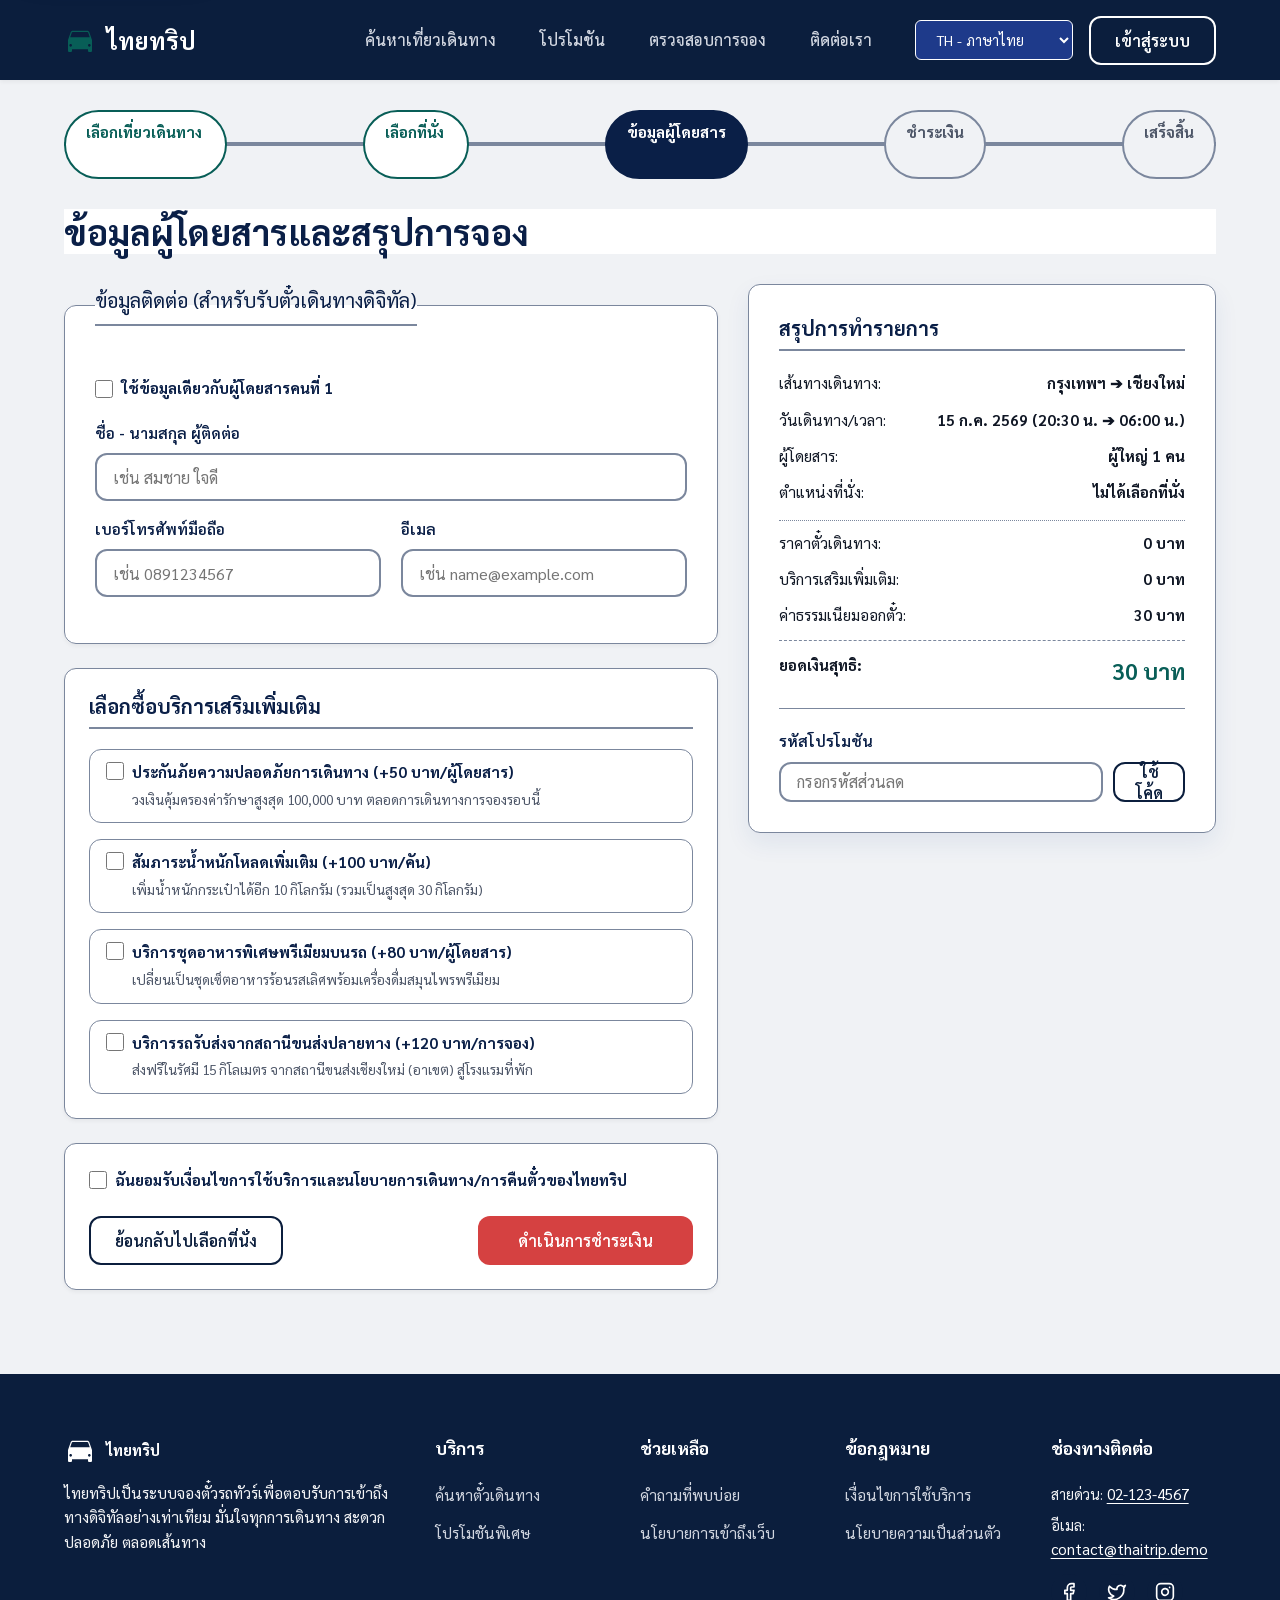
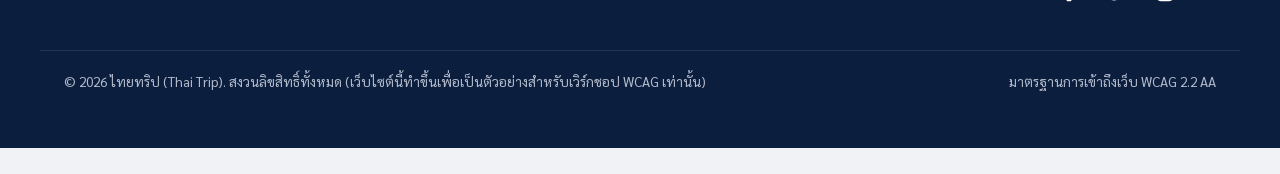
<file: passenger-info.html>
<!DOCTYPE html>
<html lang="th">
<head>
  <meta charset="UTF-8">
  <meta name="viewport" content="width=device-width, initial-scale=1.0">
  <title>ข้อมูลผู้โดยสารและสรุปการจอง - ไทยทริป</title>
  <meta name="description" content="กรอกรายละเอียดผู้เดินทาง ข้อมูลการติดต่อ บริการเสริม และตรวจสอบสรุปรายละเอียดจองตั๋วรถทัวร์ไทยทริปตามเกณฑ์ WCAG AA">
  <link rel="stylesheet" href="css/styles.css?v=5">
  <script src="js/common.js?v=5" defer></script>
  <script src="js/passenger-info.js?v=5" defer></script>
</head>
<body>

  <!-- Skip Link -->
  <a href="#main-content" class="skip-link">ข้ามไปยังเนื้อหาหลัก</a>

  <!-- Header -->
  <div class="header-wrapper">
    <header class="container">
      <a href="index.html" class="logo" style="color: #ffffff; background-color: #0b1e3d;" aria-label="ไทยทริป - หน้าหลัก">
        <svg class="logo-icon" viewBox="0 0 24 24" aria-hidden="true">
          <path d="M18.92 6.01C18.72 5.42 18.16 5 17.5 5H6.5c-.66 0-1.21.42-1.42 1.01L3 12v8c0 .55.45 1 1 1h1c.55 0 1-.45 1-1v-1h12v1c0 .55.45 1 1 1h1c.55 0 1-.45 1-1v-8l-2.08-5.99zM6.5 6h11c.28 0 .53.18.62.44L19.33 10H4.67l1.21-3.56c.09-.26.34-.44.62-.44zM5 17c-.55 0-1-.45-1-1s.45-1 1-1 1 .45 1 1-.45 1-1 1zm14 0c-.55 0-1-.45-1-1s.45-1 1-1 1 .45 1 1-.45 1-1 1z"/>
        </svg>
        <span style="color: #ffffff; background-color: #0b1e3d;">ไทยทริป</span>
      </a>

      <!-- Hamburger Menu Button (WCAG 2.1/2.2 AA Keyboard Accessible) -->
      <button type="button" class="menu-toggle" aria-expanded="false" aria-controls="header-nav-group" aria-label="เปิดเมนูหลัก">
        <svg viewBox="0 0 24 24" width="24" height="24" aria-hidden="true" fill="currentColor">
          <rect y="4" width="24" height="2" rx="1"/>
          <rect y="11" width="24" height="2" rx="1"/>
          <rect y="18" width="24" height="2" rx="1"/>
        </svg>
      </button>

      <!-- Collapsible Nav Group wrapper -->
      <div class="header-nav-group" id="header-nav-group">
        <nav aria-label="เมนูหลัก">
          <ul class="nav-menu">
            <li><a href="index.html" class="nav-link">ค้นหาเที่ยวเดินทาง</a></li>
            <li><a href="index.html#promotions" class="nav-link" aria-disabled="true">โปรโมชัน</a></li>
            <li><a href="#booking-status" class="nav-link" aria-disabled="true">ตรวจสอบการจอง</a></li>
            <li><a href="index.html#contact" class="nav-link" aria-disabled="true">ติดต่อเรา</a></li>
          </ul>
        </nav>

        <div class="header-actions">
          <div class="lang-selector">
            <label for="lang-select" class="sr-only" style="color: #ffffff; background-color: #0b1e3d;">เลือกภาษา</label>
            <select id="lang-select" class="select-custom">
              <optgroup label="เลือกภาษา / Select Language">
                <option value="th" selected lang="th">TH - ภาษาไทย</option>
                <option value="en" lang="en">EN - English</option>
              </optgroup>
            </select>
          </div>
          <button type="button" class="btn btn-secondary" onclick="showToast('จำลองการเข้าสู่ระบบ', 'info')">เข้าสู่ระบบ</button>
        </div>
      </div>
    </header>
  </div>

  <!-- Main Content -->
  <main id="main-content" class="container" tabindex="-1">
    
    <nav class="step-indicator-wrapper" aria-label="ขั้นตอนการจองตั๋ว">
      <ol class="step-list">
        <li class="step-item completed">เลือกเที่ยวเดินทาง <span class="sr-only">(เสร็จสิ้น)</span></li>
        <li class="step-item completed">เลือกที่นั่ง <span class="sr-only">(เสร็จสิ้น)</span></li>
        <li class="step-item active" aria-current="step">ข้อมูลผู้โดยสาร</li>
        <li class="step-item">ชำระเงิน</li>
        <li class="step-item">เสร็จสิ้น</li>
      </ol>
    </nav>

    <!-- Page Title -->
    <h1>ข้อมูลผู้โดยสารและสรุปการจอง</h1>

    <!-- Error Summary: WCAG 3.3.1 Error Identification -->
    <section id="error-summary" class="form-error-summary" aria-labelledby="error-summary-title" tabindex="-1">
      <h2 id="error-summary-title">กรุณาแก้ไขข้อผิดพลาดในการป้อนข้อมูลดังต่อไปนี้:</h2>
      <ul id="error-summary-list">
        <!-- Dynamically filled by JS -->
      </ul>
    </section>

    <div class="selection-columns" style="margin-top: 30px;">
      
      <!-- Left Column: Passenger Info Forms, Contact Form, Additional Services -->
      <div class="results-column">
        
        <form id="passenger-info-form" novalidate>
          <!-- Hidden inputs to carry states forward -->
          <input type="hidden" name="tripId" id="carry-trip-id">
          <input type="hidden" name="seats" id="carry-seats">
          <input type="hidden" name="price" id="carry-price">

          <!-- Passengers Forms Container -->
          <div id="dynamic-passenger-forms-container">
            <!-- Populated dynamically via JS -->
          </div>

          <!-- Contact Details Form Container -->
          <fieldset class="form-container-card" aria-labelledby="contact-section-legend">
            <legend class="form-section-title" id="contact-section-legend">ข้อมูลติดต่อ (สำหรับรับตั๋วเดินทางดิจิทัล)</legend>
            
            <!-- Checkbox copy passenger 1 info -->
            <div style="margin-bottom: 20px;">
              <label class="checkbox-label" style="font-weight: bold; color: var(--primary);">
                <input type="checkbox" id="chk-use-p1-info">
                <span>ใช้ข้อมูลเดียวกับผู้โดยสารคนที่ 1</span>
              </label>
            </div>

            <div class="form-control" style="margin-bottom:16px;">
              <label for="contact-name" class="form-label">ชื่อ - นามสกุล ผู้ติดต่อ</label>
              <input type="text" id="contact-name" class="form-input" autocomplete="name" required placeholder="เช่น สมชาย ใจดี">
              <span id="contact-name-error" class="error-message-text" role="status">กรุณากรอกชื่อและนามสกุลผู้ติดต่อ</span>
            </div>

            <div class="form-grid-2col">
              <div class="form-control">
                <label for="contact-phone" class="form-label">เบอร์โทรศัพท์มือถือ</label>
                <input type="tel" id="contact-phone" class="form-input" autocomplete="tel" required placeholder="เช่น 0891234567">
                <span id="contact-phone-error" class="error-message-text" role="status">กรุณากรอกเบอร์มือถือ 10 หลัก (เช่น 0812345678)</span>
              </div>
              <div class="form-control">
                <label for="contact-email" class="form-label">อีเมล</label>
                <input type="email" id="contact-email" class="form-input" autocomplete="email" required placeholder="เช่น name@example.com">
                <span id="contact-email-error" class="error-message-text" role="status">กรุณากรอกอีเมลให้ถูกต้องตามรูปแบบ</span>
              </div>
            </div>
          </fieldset>

          <!-- Additional Services Section -->
          <section class="form-container-card" style="padding: 24px;" aria-labelledby="services-section-title">
            <h2 id="services-section-title" class="form-section-title">เลือกซื้อบริการเสริมเพิ่มเติม</h2>
            
            <div style="display: flex; flex-direction: column; gap: 16px;">
              
              <!-- Service 1: Insurance -->
              <div class="passenger-type-col" style="background-color:#ffffff; border:1px solid var(--border);">
                <label class="checkbox-label" style="flex-grow:1; align-items: flex-start;">
                  <input type="checkbox" id="srv-insurance" value="50">
                  <div style="display:flex; flex-direction:column; gap:4px; margin-top:-2px;">
                    <span style="font-weight:700; color:var(--primary);">ประกันภัยความปลอดภัยการเดินทาง (+50 บาท/ผู้โดยสาร)</span>
                    <span style="font-size:0.85rem; color:var(--text-muted);">วงเงินคุ้มครองค่ารักษาสูงสุด 100,000 บาท ตลอดการเดินทางการจองรอบนี้</span>
                  </div>
                </label>
              </div>

              <!-- Service 2: Baggage -->
              <div class="passenger-type-col" style="background-color:#ffffff; border:1px solid var(--border);">
                <label class="checkbox-label" style="flex-grow:1; align-items: flex-start;">
                  <input type="checkbox" id="srv-baggage" value="100">
                  <div style="display:flex; flex-direction:column; gap:4px; margin-top:-2px;">
                    <span style="font-weight:700; color:var(--primary);">สัมภาระน้ำหนักโหลดเพิ่มเติม (+100 บาท/คัน)</span>
                    <span style="font-size:0.85rem; color:var(--text-muted);">เพิ่มน้ำหนักกระเป๋าได้อีก 10 กิโลกรัม (รวมเป็นสูงสุด 30 กิโลกรัม)</span>
                  </div>
                </label>
              </div>

              <!-- Service 3: Meal -->
              <div class="passenger-type-col" style="background-color:#ffffff; border:1px solid var(--border);">
                <label class="checkbox-label" style="flex-grow:1; align-items: flex-start;">
                  <input type="checkbox" id="srv-meal" value="80">
                  <div style="display:flex; flex-direction:column; gap:4px; margin-top:-2px;">
                    <span style="font-weight:700; color:var(--primary);">บริการชุดอาหารพิเศษพรีเมียมบนรถ (+80 บาท/ผู้โดยสาร)</span>
                    <span style="font-size:0.85rem; color:var(--text-muted);">เปลี่ยนเป็นชุดเซ็ตอาหารร้อนรสเลิศพร้อมเครื่องดื่มสมุนไพรพรีเมียม</span>
                  </div>
                </label>
              </div>

              <!-- Service 4: Transfer -->
              <div class="passenger-type-col" style="background-color:#ffffff; border:1px solid var(--border);">
                <label class="checkbox-label" style="flex-grow:1; align-items: flex-start;">
                  <input type="checkbox" id="srv-transfer" value="120">
                  <div style="display:flex; flex-direction:column; gap:4px; margin-top:-2px;">
                    <span style="font-weight:700; color:var(--primary);">บริการรถรับส่งจากสถานีขนส่งปลายทาง (+120 บาท/การจอง)</span>
                    <span style="font-size:0.85rem; color:var(--text-muted);">ส่งฟรีในรัศมี 15 กิโลเมตร จากสถานีขนส่งเชียงใหม่ (อาเขต) สู่โรงแรมที่พัก</span>
                  </div>
                </label>
              </div>

            </div>
          </section>

          <!-- Acceptance Checkbox and Buttons -->
          <div class="form-container-card" style="padding: 24px;">
            <label class="checkbox-label" style="font-weight: bold; color: var(--primary); margin-bottom: 24px;">
              <input type="checkbox" id="chk-accept-terms" required>
              <span>ฉันยอมรับเงื่อนไขการใช้บริการและนโยบายการเดินทาง/การคืนตั๋วของไทยทริป</span>
            </label>
            <span id="terms-error" class="error-message-text" style="margin-top:-15px; margin-bottom:15px;" role="status">กรุณายอมรับเงื่อนไขบริการเพื่อทำรายการชำระเงิน</span>

            <div style="display:flex; justify-content: space-between;">
              <button type="button" class="btn btn-secondary" id="btn-back-to-seats">ย้อนกลับไปเลือกที่นั่ง</button>
              <button type="submit" class="btn btn-primary" style="padding: 12px 40px;">ดำเนินการชำระเงิน</button>
            </div>
          </div>

        </form>
      </div>

      <!-- Right Column: Booking Checkout Summary -->
      <aside class="seating-column" aria-label="สรุปรายการสั่งซื้อและยอดชำระเงิน">
        <div class="seating-card">
          <h2 style="font-size:1.25rem; border-bottom:2px solid var(--border); padding-bottom:8px; margin-bottom:20px;">
            สรุปการทำรายการ
          </h2>

          <div class="summary-row">
            <span>เส้นทางเดินทาง:</span>
            <strong id="summary-route-label">-</strong>
          </div>
          <div class="summary-row">
            <span>วันเดินทาง/เวลา:</span>
            <strong id="summary-datetime-label">-</strong>
          </div>
          <div class="summary-row">
            <span>ผู้โดยสาร:</span>
            <strong id="summary-passengers-label">-</strong>
          </div>
          <div class="summary-row">
            <span>ตำแหน่งที่นั่ง:</span>
            <strong id="summary-seats-label">-</strong>
          </div>

          <div class="summary-row" style="border-top:1px dotted var(--border); padding-top:10px; margin-top:15px;">
            <span>ราคาตั๋วเดินทาง:</span>
            <strong id="summary-base-price-label">0 บาท</strong>
          </div>
          <div class="summary-row">
            <span>บริการเสริมเพิ่มเติม:</span>
            <strong id="summary-services-price-label">0 บาท</strong>
          </div>
          <div class="summary-row">
            <span>ค่าธรรมเนียมออกตั๋ว:</span>
            <strong>30 บาท</strong>
          </div>
          
          <!-- Promo Discount row -->
          <div class="summary-row" id="summary-discount-row" style="color:var(--success); display:none;">
            <span>ส่วนลดโปรโมชัน:</span>
            <strong id="summary-discount-price-label">-0 บาท</strong>
          </div>

          <div class="summary-row border-top-sum">
            <span style="font-weight:bold;">ยอดเงินสุทธิ:</span>
            <span class="summary-total-price" id="summary-total-price-label">0 บาท</span>
          </div>

          <!-- Promo Code Form box -->
          <div class="form-control" style="margin-top: 20px; border-top:1px solid var(--border); padding-top:20px;">
            <label for="promo-code-input" class="form-label">รหัสโปรโมชัน</label>
            <div style="display:flex; gap:10px;">
              <input type="text" id="promo-code-input" class="form-input" style="height:40px;" placeholder="กรอกรหัสส่วนลด">
              <button type="button" id="btn-apply-promo" class="btn btn-secondary" style="min-height:40px; height:40px; padding:0 16px;">ใช้โค้ด</button>
            </div>
            <span id="promo-status" class="error-message-text" style="color:var(--success);" role="status"></span>
          </div>

        </div>
      </aside>

    </div>

  </main>

  <!-- Footer -->
  <footer>
    <div class="container footer-grid">
      <div class="footer-col footer-about">
        <a href="index.html" class="logo" style="color: #ffffff; background-color: #0b1e3d;" aria-label="ไทยทริป - หน้าหลัก">
          <svg class="logo-icon" viewBox="0 0 24 24" style="fill: #ffffff;"><path d="M18.92 6.01C18.72 5.42 18.16 5 17.5 5H6.5c-.66 0-1.21.42-1.42 1.01L3 12v8c0 .55.45 1 1 1h1c.55 0 1-.45 1-1v-1h12v1c0 .55.45 1 1 1h1c.55 0 1-.45 1-1v-8l-2.08-5.99zM6.5 6h11c.28 0 .53.18.62.44L19.33 10H4.67l1.21-3.56c.09-.26.34-.44.62-.44zM5 17c-.55 0-1-.45-1-1s.45-1 1-1 1 .45 1 1-.45 1-1 1zm14 0c-.55 0-1-.45-1-1s.45-1 1-1 1 .45 1 1-.45 1-1 1z"/></svg>
          <span style="color: #ffffff; background-color: #0b1e3d;">ไทยทริป</span>
        </a>
        <p>ไทยทริปเป็นระบบจองตั๋วรถทัวร์เพื่อตอบรับการเข้าถึงทางดิจิทัลอย่างเท่าเทียม มั่นใจทุกการเดินทาง สะดวก ปลอดภัย ตลอดเส้นทาง</p>
      </div>

      <div class="footer-col">
        <div class="footer-col-title">บริการ</div>
        <ul>
          <li><a href="index.html">ค้นหาตั๋วเดินทาง</a></li>
          <li><a href="index.html#promotions">โปรโมชันพิเศษ</a></li>
        </ul>
      </div>

      <div class="footer-col">
        <div class="footer-col-title">ช่วยเหลือ</div>
        <ul>
          <li><a href="index.html#faq">คำถามที่พบบ่อย</a></li>
          <li><a href="#accessibility-statement" id="accessibility-statement">นโยบายการเข้าถึงเว็บ</a></li>
        </ul>
      </div>

      <div class="footer-col">
        <div class="footer-col-title">ข้อกฎหมาย</div>
        <ul>
          <li><a href="#terms" id="terms">เงื่อนไขการใช้บริการ</a></li>
          <li><a href="#privacy" id="privacy">นโยบายความเป็นส่วนตัว</a></li>
        </ul>
      </div>

      <div class="footer-col" id="contact">
        <div class="footer-col-title">ช่องทางติดต่อ</div>
        <p style="font-size: 0.9rem; margin-bottom: 8px;">สายด่วน: <a href="tel:02-123-4567" style="color: #ffffff; text-decoration: underline;" aria-label="โทรสายด่วน 02-123-4567">02-123-4567</a></p>
        <p style="font-size: 0.9rem; margin-bottom: 12px;">อีเมล: <a href="mailto:contact@thaitrip.demo" style="color: #ffffff; text-decoration: underline;">contact@thaitrip.demo</a></p>
        <ul class="social-links" role="list">
          <li>
            <a href="#facebook" id="facebook" class="social-icon" aria-label="FB - ติดตาม ไทยทริป บน Facebook">
              <svg width="20" height="20" viewBox="0 0 24 24" fill="none" stroke="currentColor" stroke-width="2" stroke-linecap="round" stroke-linejoin="round" aria-hidden="true"><path d="M18 2h-3a5 5 0 0 0-5 5v3H7v4h3v8h4v-8h3l1-4h-4V7a1 1 0 0 1 1-1h3z"/></svg>
            </a>
          </li>
          <li>
            <a href="#twitter" id="twitter" class="social-icon" aria-label="TW - ติดตาม ไทยทริป บน Twitter">
              <svg width="20" height="20" viewBox="0 0 24 24" fill="none" stroke="currentColor" stroke-width="2" stroke-linecap="round" stroke-linejoin="round" aria-hidden="true"><path d="M22 4s-.7 2.1-2 3.4c1.6 10-9.4 17.3-18 11.6 2.2.1 4.4-.6 6-2C3 15.5.5 9.6 3 5c2.2 2.6 5.6 4.1 9 4-.9-4.2 4-6.6 7-3.8 1.1 0 3-1.2 3-1.2z"/></svg>
            </a>
          </li>
          <li>
            <a href="#instagram" id="instagram" class="social-icon" aria-label="IG - ติดตาม ไทยทริป บน Instagram">
              <svg width="20" height="20" viewBox="0 0 24 24" fill="none" stroke="currentColor" stroke-width="2" stroke-linecap="round" stroke-linejoin="round" aria-hidden="true"><rect x="2" y="2" width="20" height="20" rx="5" ry="5"/><path d="M16 11.37A4 4 0 1 1 12.63 8 4 4 0 0 1 16 11.37z"/><line x1="17.5" y1="6.5" x2="17.51" y2="6.5"/></svg>
            </a>
          </li>
        </ul>
      </div>
    </div>

    <div class="container footer-bottom">
      <p>&copy; 2026 ไทยทริป (<span lang="en">Thai Trip</span>). สงวนลิขสิทธิ์ทั้งหมด (เว็บไซต์นี้ทำขึ้นเพื่อเป็นตัวอย่างสำหรับเวิร์กชอป WCAG เท่านั้น)</p>
      <p>มาตรฐานการเข้าถึงเว็บ WCAG 2.2 AA</p>
    </div>
  </footer>

</body>
</html>
</file>
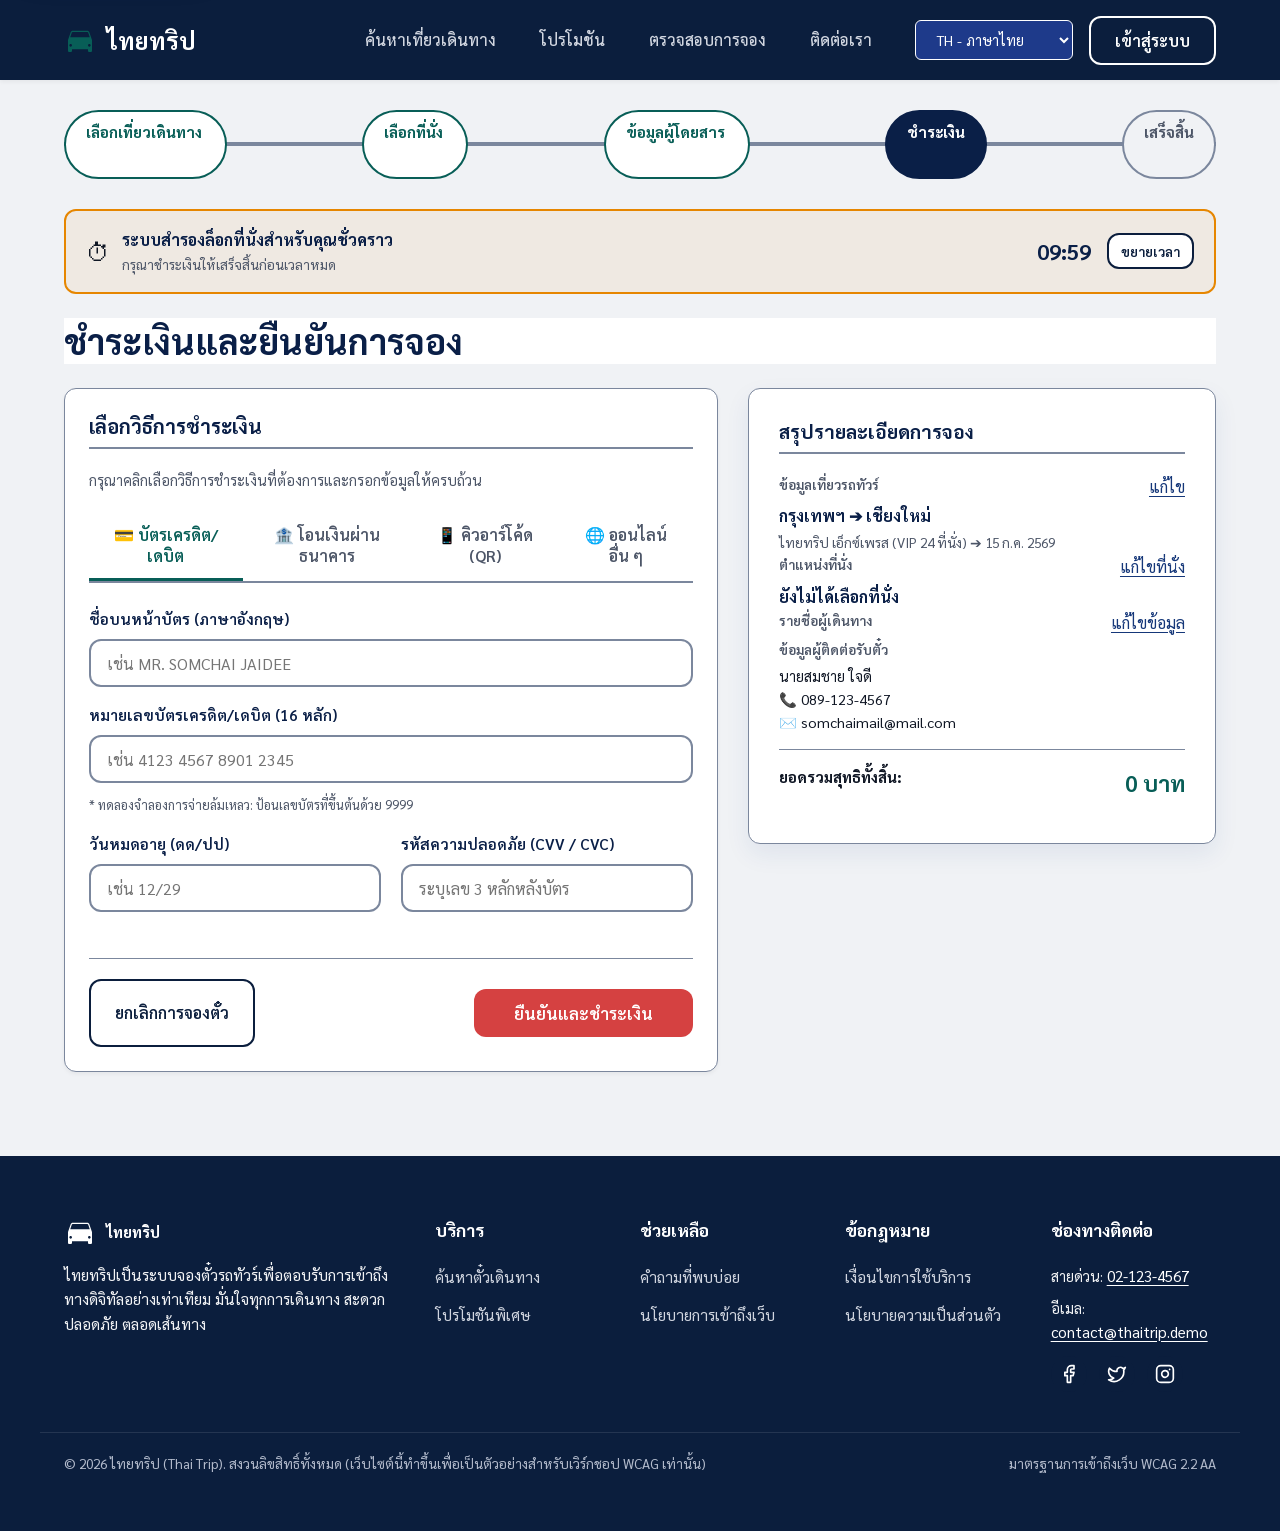
<file: payment.html>
<!DOCTYPE html>
<html lang="th">
<head>
  <meta charset="UTF-8">
  <meta name="viewport" content="width=device-width, initial-scale=1.0">
  <title>ชำระเงินและยืนยันการจอง - ไทยทริป</title>
  <meta name="description" content="ชำระเงินผ่านช่องทางที่ปลอดภัย บัตรเครดิต โอนผ่านธนาคาร หรือสแกน QR Code เพื่อยืนยันตั๋วเดินทางกับไทยทริปตามมาตรฐาน WCAG AA">
  <link rel="stylesheet" href="css/styles.css?v=5">
  <script src="js/common.js?v=5" defer></script>
  <script src="js/payment.js?v=5" defer></script>
</head>
<body>

  <!-- Skip Link -->
  <a href="#main-content" class="skip-link">ข้ามไปยังเนื้อหาหลัก</a>

  <!-- Header -->
  <div class="header-wrapper">
    <header class="container">
      <a href="index.html" class="logo" style="color: #ffffff; background-color: #0b1e3d;" aria-label="ไทยทริป - หน้าหลัก">
        <svg class="logo-icon" viewBox="0 0 24 24" aria-hidden="true">
          <path d="M18.92 6.01C18.72 5.42 18.16 5 17.5 5H6.5c-.66 0-1.21.42-1.42 1.01L3 12v8c0 .55.45 1 1 1h1c.55 0 1-.45 1-1v-1h12v1c0 .55.45 1 1 1h1c.55 0 1-.45 1-1v-8l-2.08-5.99zM6.5 6h11c.28 0 .53.18.62.44L19.33 10H4.67l1.21-3.56c.09-.26.34-.44.62-.44zM5 17c-.55 0-1-.45-1-1s.45-1 1-1 1 .45 1 1-.45 1-1 1zm14 0c-.55 0-1-.45-1-1s.45-1 1-1 1 .45 1 1-.45 1-1 1z"/>
        </svg>
        <span style="color: #ffffff; background-color: #0b1e3d;">ไทยทริป</span>
      </a>

      <!-- Hamburger Menu Button (WCAG 2.1/2.2 AA Keyboard Accessible) -->
      <button type="button" class="menu-toggle" aria-expanded="false" aria-controls="header-nav-group" aria-label="เปิดเมนูหลัก">
        <svg viewBox="0 0 24 24" width="24" height="24" aria-hidden="true" fill="currentColor">
          <rect y="4" width="24" height="2" rx="1"/>
          <rect y="11" width="24" height="2" rx="1"/>
          <rect y="18" width="24" height="2" rx="1"/>
        </svg>
      </button>

      <!-- Collapsible Nav Group wrapper -->
      <div class="header-nav-group" id="header-nav-group">
        <nav aria-label="เมนูหลัก">
          <ul class="nav-menu">
            <li><a href="index.html" class="nav-link">ค้นหาเที่ยวเดินทาง</a></li>
            <li><a href="index.html#promotions" class="nav-link" aria-disabled="true">โปรโมชัน</a></li>
            <li><a href="#booking-status" class="nav-link" aria-disabled="true">ตรวจสอบการจอง</a></li>
            <li><a href="index.html#contact" class="nav-link" aria-disabled="true">ติดต่อเรา</a></li>
          </ul>
        </nav>

        <div class="header-actions">
          <div class="lang-selector">
            <label for="lang-select" class="sr-only" style="color: #ffffff; background-color: #0b1e3d;">เลือกภาษา</label>
            <select id="lang-select" class="select-custom">
              <optgroup label="เลือกภาษา / Select Language">
                <option value="th" selected lang="th">TH - ภาษาไทย</option>
                <option value="en" lang="en">EN - English</option>
              </optgroup>
            </select>
          </div>
          <button type="button" class="btn btn-secondary" onclick="showToast('จำลองการเข้าสู่ระบบ', 'info')">เข้าสู่ระบบ</button>
        </div>
      </div>
    </header>
  </div>

  <!-- Main Content -->
  <main id="main-content" class="container" tabindex="-1">
    
    <!-- Step Indicator -->
    <nav class="step-indicator-wrapper" aria-label="ขั้นตอนการจองตั๋ว">
      <ol class="step-list">
        <li class="step-item completed">เลือกเที่ยวเดินทาง <span class="sr-only">(เสร็จสิ้น)</span></li>
        <li class="step-item completed">เลือกที่นั่ง <span class="sr-only">(เสร็จสิ้น)</span></li>
        <li class="step-item completed">ข้อมูลผู้โดยสาร <span class="sr-only">(เสร็จสิ้น)</span></li>
        <li class="step-item active" aria-current="step">ชำระเงิน</li>
        <li class="step-item">เสร็จสิ้น</li>
      </ol>
    </nav>

    <!-- Hold Reservation Timer Alert Banner (WCAG 2.2.1 Timing Adjustable) -->
    <div class="timer-banner" style="margin-bottom: 24px;">
      <div class="timer-text-container">
        <span style="font-size: 1.5rem;" aria-hidden="true">⏱</span>
        <div>
          <p style="margin-bottom: 2px; font-weight: bold; color: var(--primary);">ระบบสำรองล็อกที่นั่งสำหรับคุณชั่วคราว</p>
          <p style="margin-bottom: 0; font-size: 0.85rem; color: var(--text-muted);">กรุณาชำระเงินให้เสร็จสิ้นก่อนเวลาหมด</p>
        </div>
      </div>
      <div style="display:flex; align-items:center; gap:16px;">
        <div class="timer-countdown" id="payment-hold-timer" aria-label="เวลาทำรายการชำระเงินเหลือ 10 นาที 0 วินาที">10:00</div>
        <button type="button" class="btn btn-secondary" id="btn-extend-payment-timer" style="min-height:36px; height:36px; padding:0 12px; font-size:0.85rem;">ขยายเวลา</button>
      </div>
    </div>

    <!-- Page Title -->
    <h1>ชำระเงินและยืนยันการจอง</h1>

    <!-- Failure Simulation Error Summary Panel -->
    <section id="payment-error-summary" class="form-error-summary" style="display:none; margin-bottom:24px;" aria-labelledby="pay-err-title" tabindex="-1">
      <h2 id="pay-err-title">การดำเนินการชำระเงินล้มเหลว:</h2>
      <p id="payment-error-text">ข้อมูลชำระเงินไม่ถูกต้อง กรุณาตรวจสอบข้อมูลหน้าบัตรหรือเปลี่ยนช่องทางชำระเงินอื่น</p>
    </section>

    <!-- Multi Column Selection layout -->
    <div class="selection-columns" style="margin-top:24px;">
      
      <!-- Left Column: Payment Methods forms -->
      <div class="results-column">
        <section class="form-container-card" style="padding:24px;" aria-label="เลือกวิธีการชำระเงิน">
          <h2 class="form-section-title">เลือกวิธีการชำระเงิน</h2>
          <p style="font-size:0.9rem; color:var(--text-muted); margin-bottom:20px;">กรุณาคลิกเลือกวิธีการชำระเงินที่ต้องการและกรอกข้อมูลให้ครบถ้วน</p>

          <!-- Tabs header -->
          <div class="payment-tabs" role="tablist" aria-label="วิธีการชำระเงิน">
            <button type="button" id="tab-card" class="payment-tab-btn active" role="tab" aria-selected="true" aria-controls="pane-card">
              💳 บัตรเครดิต/เดบิต
            </button>
            <button type="button" id="tab-bank" class="payment-tab-btn" role="tab" aria-selected="false" aria-controls="pane-bank">
              🏦 โอนเงินผ่านธนาคาร
            </button>
            <button type="button" id="tab-qr" class="payment-tab-btn" role="tab" aria-selected="false" aria-controls="pane-qr">
              📱 คิวอาร์โค้ด (QR)
            </button>
            <button type="button" id="tab-online" class="payment-tab-btn" role="tab" aria-selected="false" aria-controls="pane-online">
              🌐 ออนไลน์อื่น ๆ
            </button>
          </div>

          <!-- Tab Panes -->
          <!-- 1. Credit/Debit Form -->
          <div id="pane-card" class="payment-pane active" role="tabpanel" aria-labelledby="tab-card" tabindex="0">
            <form id="credit-card-form" novalidate style="margin-top:20px; display:flex; flex-direction:column; gap:16px;">
              <div class="form-control">
                <label for="card-name" class="form-label">ชื่อบนหน้าบัตร (ภาษาอังกฤษ)</label>
                <input type="text" id="card-name" class="form-input" required placeholder="เช่น MR. SOMCHAI JAIDEE">
                <span id="card-name-error" class="error-message-text" role="status">กรุณากรอกชื่อภาษาอังกฤษบนหน้าบัตร</span>
              </div>
              <div class="form-control">
                <label for="card-number" class="form-label">หมายเลขบัตรเครดิต/เดบิต (16 หลัก)</label>
                <input type="text" id="card-number" class="form-input" required placeholder="เช่น 4123 4567 8901 2345" aria-describedby="card-fail-tip">
                <span id="card-number-error" class="error-message-text" role="status">กรุณากรอกเลขบัตร 16 หลัก</span>
                <span id="card-fail-tip" style="font-size:0.8rem; color:var(--text-muted); margin-top:4px;">* ทดลองจำลองการจ่ายล้มเหลว: ป้อนเลขบัตรที่ขึ้นต้นด้วย 9999</span>
              </div>
              <div class="form-grid-2col">
                <div class="form-control">
                  <label for="card-expiry" class="form-label">วันหมดอายุ (ดด/ปป)</label>
                  <input type="text" id="card-expiry" class="form-input" required placeholder="เช่น 12/29">
                  <span id="card-expiry-error" class="error-message-text" role="status">กรุณากรอกรูปแบบ ดด/ปป</span>
                </div>
                <div class="form-control">
                  <label for="card-cvv" class="form-label">รหัสความปลอดภัย (CVV / CVC)</label>
                  <input type="password" id="card-cvv" class="form-input" required maxLength="3" placeholder="ระบุเลข 3 หลักหลังบัตร">
                  <span id="card-cvv-error" class="error-message-text" role="status">กรุณากรอกรหัส CVV 3 หลัก</span>
                </div>
              </div>
              <!-- Hidden submit button to satisfy WCAG H32 / SC 3.2.2 requirements and enable enter key submission -->
              <button type="submit" style="display:none;" aria-hidden="true"></button>
            </form>
          </div>

          <!-- 2. Bank Transfer Info & Slip attachment -->
          <div id="pane-bank" class="payment-pane" role="tabpanel" aria-labelledby="tab-bank" tabindex="0">
            <div style="margin-top:20px; display:flex; flex-direction:column; gap:16px;">
              <p>กรุณาทำการโอนเงินไปยังบัญชีธนาคารปลายทางต่อไปนี้ตามยอดชำระที่กำหนด:</p>
              
              <div class="ticket-details-grid" style="background-color: var(--bg-light); padding:16px; border-radius:8px; border-left:4px solid var(--primary);">
                <div>
                  <span class="ticket-item-label">ธนาคาร</span>
                  <strong style="color:var(--primary);">ธนาคารกสิกรไทย (<span lang="en">KBANK</span>)</strong>
                </div>
                <div>
                  <span class="ticket-item-label">เลขที่บัญชี</span>
                  <strong>012-3-45678-9</strong>
                </div>
                <div>
                  <span class="ticket-item-label">ชื่อบัญชี</span>
                  <strong>บจก. ไทยทริป ทราเวล (จำลอง)</strong>
                </div>
                <div>
                  <span class="ticket-item-label">ยอดที่ต้องโอน</span>
                  <strong style="color:var(--accent); font-size:1.1rem;" class="pay-amount-placeholder">0 บาท</strong>
                </div>
              </div>

              <p style="font-size:0.85rem; color:var(--text-muted);">* กำหนดการชำระเงิน: ต้องทำการโอนและอัปโหลดหลักฐานสลิปภายใน 15 นาทีนับจากนี้</p>

              <div class="form-control" style="border-top: 1px solid var(--border); padding-top:16px;">
                <label for="bank-slip-file" class="form-label">อัปโหลดภาพแนบหลักฐานสลิปโอนเงิน</label>
                <input type="file" id="bank-slip-file" class="form-input" style="padding:6px 12px;" accept="image/*">
                <span id="bank-slip-error" class="error-message-text" role="status">กรุณาแนบสลิปหลักฐานการโอนเงินเพื่อตรวจสอบ</span>
              </div>
            </div>
          </div>

          <!-- 3. QR Code Scan -->
          <div id="pane-qr" class="payment-pane" role="tabpanel" aria-labelledby="tab-qr" tabindex="0">
            <div style="margin-top:20px; display:flex; flex-direction:column; align-items:center; text-align:center; gap:16px;">
              <p>สแกนคิวอาร์โค้ด QR PromptPay ด้านล่างนี้เพื่อทำการจ่ายตั๋วโดยสาร:</p>
              
              <!-- Simulating dynamic QR code -->
              <div style="padding:15px; border:1px solid var(--border); border-radius:8px; background-color:#ffffff;">
                <svg width="180" height="180" viewBox="0 0 100 100" style="display:block; fill:var(--primary);" aria-label="ภาพคิวอาร์โค้ดสแกนจ่ายเงิน">
                  <!-- QR Simulated Blocks -->
                  <rect x="5" y="5" width="25" height="25" />
                  <rect x="70" y="5" width="25" height="25" />
                  <rect x="5" y="70" width="25" height="25" />
                  <rect x="35" y="35" width="30" height="30" />
                  <rect x="15" y="45" width="10" height="10" />
                  <rect x="45" y="15" width="10" height="10" />
                  <rect x="75" y="45" width="15" height="15" />
                  <rect x="45" y="75" width="15" height="15" />
                </svg>
              </div>

              <div>
                <span class="ticket-item-label">ยอดเงินชำระ</span>
                <strong style="color:var(--accent); font-size:1.25rem;" class="pay-amount-placeholder">0 บาท</strong>
              </div>

              <div style="background-color: var(--bg-light); padding:10px 20px; border-radius:20px; font-size:0.85rem; font-weight:bold;">
                ⏱ คิวอาร์โค้ดจะหมดอายุภายใน: <span id="qr-countdown-val" style="color:var(--error);">03:00</span> นาที
              </div>

              <div style="display:flex; flex-direction:column; gap:10px; width:100%; max-width:300px;">
                <button type="button" class="btn btn-secondary" id="btn-refresh-qr" style="width:100%;">🔄 ขอคิวอาร์โค้ดใหม่</button>
                <button type="button" class="btn btn-primary" id="btn-check-qr-status" style="width:100%;">ตรวจสอบสถานะการชำระเงิน</button>
              </div>
            </div>
          </div>

          <!-- 4. Online Payment channels -->
          <div id="pane-online" class="payment-pane" role="tabpanel" aria-labelledby="tab-online" tabindex="0">
            <div style="margin-top:20px; display:flex; flex-direction:column; gap:16px;">
              <p>เลือกกระเป๋าเงินออนไลน์เพื่อชำระผ่านแอปพลิเคชันมือถือ:</p>
              
              <fieldset style="border:none; display:flex; flex-direction:column; gap:12px;">
                <legend class="sr-only" style="color: #0b1e3d; background-color: #ffffff;">เลือกช่องทางจ่ายออนไลน์</legend>
                <label class="checkbox-label" style="background:#ffffff; border:1px solid var(--border); padding:16px;">
                  <input type="radio" name="online-wallet" value="truemoney" checked>
                  <strong>ทรูมันนี่ วอลเล็ท (<span lang="en">TrueMoney Wallet</span>)</strong>
                </label>
                <label class="checkbox-label" style="background:#ffffff; border:1px solid var(--border); padding:16px;">
                  <input type="radio" name="online-wallet" value="rabbitline">
                  <strong>แรบบิท ไลน์ เพย์ (<span lang="en">Rabbit LINE Pay</span>)</strong>
                </label>
                <label class="checkbox-label" style="background:#ffffff; border:1px solid var(--border); padding:16px;">
                  <input type="radio" name="online-wallet" value="shopeepay">
                  <strong>ช้อปปี้เพย์ (<span lang="en">ShopeePay</span>)</strong>
                </label>
              </fieldset>
            </div>
          </div>

          <!-- Confirm button layout -->
          <div style="margin-top: 30px; border-top:1px solid var(--border); padding-top:20px; display:flex; justify-content:space-between; align-items:center;">
            <a href="index.html" class="btn btn-secondary" style="line-height:40px; text-decoration:none; text-align:center;">ยกเลิกการจองตั๋ว</a>
            <button type="button" class="btn btn-primary" id="btn-submit-payment" style="padding:12px 40px; font-size:1.05rem;">
              ยืนยันและชำระเงิน
            </button>
          </div>

        </section>
      </div>

      <!-- Right Column: Booking Checkout Summary with specific Edit Links -->
      <aside class="seating-column" aria-label="สรุปรายการสั่งซื้อก่อนการชำระเงิน">
        <div class="seating-card">
          <h2 style="font-size:1.2rem; border-bottom:2px solid var(--border); padding-bottom:8px; margin-bottom:20px;">
            สรุปรายละเอียดการจอง
          </h2>

          <!-- Section 1: Route & Trip details -->
          <div class="summary-section-box">
            <div style="display:flex; justify-content:space-between; align-items:flex-start;">
              <span class="ticket-item-label">ข้อมูลเที่ยวรถทัวร์</span>
              <a href="select-trip.html" id="edit-link-trip" class="edit-link-a" aria-label="ย้อนกลับไปแก้ไขข้อมูลเที่ยวรถทัวร์ที่เลือก">แก้ไข</a>
            </div>
            <strong id="sum-route" style="color:var(--primary); display:block; margin-top:4px;">-</strong>
            <span id="sum-operator" style="font-size:0.85rem; color:var(--text-muted);">-</span>
          </div>

          <!-- Section 2: Seats info -->
          <div class="summary-section-box">
            <div style="display:flex; justify-content:space-between; align-items:flex-start;">
              <span class="ticket-item-label">ตำแหน่งที่นั่ง</span>
              <a href="select-seat.html" id="edit-link-seats" class="edit-link-a" aria-label="ย้อนกลับไปแก้ไขรายละเอียดตำแหน่งที่นั่ง">แก้ไขที่นั่ง</a>
            </div>
            <strong id="sum-seats" style="color:var(--primary); display:block; margin-top:4px;">-</strong>
          </div>

          <!-- Section 3: Passenger names -->
          <div class="summary-section-box">
            <div style="display:flex; justify-content:space-between; align-items:flex-start;">
              <span class="ticket-item-label">รายชื่อผู้เดินทาง</span>
              <a href="passenger-info.html" id="edit-link-passengers" class="edit-link-a" aria-label="ย้อนกลับไปแก้ไขข้อมูลรายละเอียดผู้โดยสาร">แก้ไขข้อมูล</a>
            </div>
            <ul id="sum-passenger-names-list" style="margin-top:4px; font-size:0.9rem; list-style-type:none; padding-left:0; display:flex; flex-direction:column; gap:4px;">
              <!-- Dynamically filled by JS -->
            </ul>
          </div>

          <!-- Section 4: Contact details -->
          <div class="summary-section-box" style="border-bottom:none;">
            <div style="display:flex; justify-content:space-between; align-items:flex-start;">
              <span class="ticket-item-label">ข้อมูลผู้ติดต่อรับตั๋ว</span>
            </div>
            <p style="font-size:0.9rem; margin-top:4px; margin-bottom:0;" id="sum-contact-text">-</p>
          </div>

          <!-- Pricing summary values -->
          <div class="summary-row border-top-sum" style="border-top-style:solid; padding-top:15px; margin-top:15px;">
            <span style="font-weight:bold;">ยอดรวมสุทธิทั้งสิ้น:</span>
            <span class="summary-total-price" id="sum-total-price-label" aria-live="polite">0 บาท</span>
          </div>

        </div>
      </aside>

    </div>

  </main>

  <!-- Timer Warning Modal (WCAG AA compliant focus trap) -->
  <div class="modal-overlay" id="hold-timer-modal" role="dialog" aria-modal="true" aria-labelledby="timer-modal-title" aria-describedby="timer-modal-desc" style="display:none;">
    <div class="modal-container">
      <h2 class="modal-title" id="timer-modal-title">เวลาในการชำระเงินใกล้จะหมด</h2>
      <p class="modal-body-text" id="timer-modal-desc">
        เวลาในการทำรายการล็อกตั๋วชั่วคราวของคุณกำลังจะหมดลงในอีก <strong id="timer-modal-sec">120</strong> วินาที คุณต้องการขยายเวลาออกไปอีก 10 นาทีหรือไม่?
      </p>
      <div class="modal-actions">
        <button type="button" class="btn btn-secondary" id="btn-timer-modal-cancel">ยกเลิกรายการ</button>
        <button type="button" class="btn btn-primary" id="btn-timer-modal-extend">ใช่, ขยายเวลา</button>
      </div>
    </div>
  </div>

  <!-- Confirm Payment Modal dialog -->
  <div class="modal-overlay" id="confirm-payment-modal" role="dialog" aria-modal="true" aria-labelledby="confirm-modal-title" style="display:none;">
    <div class="modal-container" style="max-width: 450px;">
      <h2 id="confirm-modal-title" class="modal-title">ยืนยันการชำระเงิน?</h2>
      
      <!-- Processing state container inside modal -->
      <div id="modal-payment-confirm-content">
        <p style="margin-bottom:20px; font-size:0.95rem;">
          คุณกำลังทำรายการยืนยันการจ่ายตั๋วเดินทางสายท่องเที่ยว มูลค่ายอดสุทธิ <strong id="modal-confirm-total-price" style="color:var(--accent);">0 บาท</strong>
        </p>
        <p style="font-size:0.85rem; color:var(--text-muted); margin-bottom:24px;">
          * เมื่อยืนยัน ระบบจะทำรายการล็อคตั๋วรถและส่งตั๋วอิเล็กทรอนิกส์ Boarding Pass เข้าสู่อีเมลของคุณโดยทันที
        </p>
        <div class="modal-actions">
          <button type="button" class="btn btn-secondary" id="btn-confirm-modal-cancel">ยกเลิก</button>
          <button type="button" class="btn btn-primary" id="btn-confirm-modal-proceed">ตกลง, ยืนยันชำระเงิน</button>
        </div>
      </div>

      <!-- Processing loading state spinner -->
      <div id="modal-payment-processing-content" style="display:none; text-align:center; padding:20px 0;">
        <div class="loading-spinner-circle" aria-hidden="true" style="margin: 0 auto 20px auto; width: 50px; height: 50px; border: 4px solid var(--border); border-top-color: var(--primary); border-radius: 50%; animation: spin-loading-anim 1s linear infinite;"></div>
        <p style="font-weight:bold; color:var(--primary);" id="processing-status-label" role="status" aria-live="assertive" tabindex="-1">กำลังประมวลผลธุรกรรมทางการเงินและออกตั๋ว กรุณารอสักครู่...</p>
      </div>
    </div>
  </div>

  <!-- CSS Animation helper for processing spinner -->
  <style>
    @keyframes spin-loading-anim {
      0% { transform: rotate(0deg); }
      100% { transform: rotate(360deg); }
    }
  </style>

  <!-- Footer -->
  <footer>
    <div class="container footer-grid">
      <div class="footer-col footer-about">
        <a href="index.html" class="logo" style="color: #ffffff; background-color: #0b1e3d;" aria-label="ไทยทริป - หน้าหลัก">
          <svg class="logo-icon" viewBox="0 0 24 24" style="fill: #ffffff;"><path d="M18.92 6.01C18.72 5.42 18.16 5 17.5 5H6.5c-.66 0-1.21.42-1.42 1.01L3 12v8c0 .55.45 1 1 1h1c.55 0 1-.45 1-1v-1h12v1c0 .55.45 1 1 1h1c.55 0 1-.45 1-1v-8l-2.08-5.99zM6.5 6h11c.28 0 .53.18.62.44L19.33 10H4.67l1.21-3.56c.09-.26.34-.44.62-.44zM5 17c-.55 0-1-.45-1-1s.45-1 1-1 1 .45 1 1-.45 1-1 1zm14 0c-.55 0-1-.45-1-1s.45-1 1-1 1 .45 1 1-.45 1-1 1z"/></svg>
          <span style="color: #ffffff; background-color: #0b1e3d;">ไทยทริป</span>
        </a>
        <p>ไทยทริปเป็นระบบจองตั๋วรถทัวร์เพื่อตอบรับการเข้าถึงทางดิจิทัลอย่างเท่าเทียม มั่นใจทุกการเดินทาง สะดวก ปลอดภัย ตลอดเส้นทาง</p>
      </div>

      <div class="footer-col">
        <div class="footer-col-title">บริการ</div>
        <ul>
          <li><a href="index.html">ค้นหาตั๋วเดินทาง</a></li>
          <li><a href="index.html#promotions">โปรโมชันพิเศษ</a></li>
        </ul>
      </div>

      <div class="footer-col">
        <div class="footer-col-title">ช่วยเหลือ</div>
        <ul>
          <li><a href="index.html#faq">คำถามที่พบบ่อย</a></li>
          <li><a href="#accessibility-statement" id="accessibility-statement">นโยบายการเข้าถึงเว็บ</a></li>
        </ul>
      </div>

      <div class="footer-col">
        <div class="footer-col-title">ข้อกฎหมาย</div>
        <ul>
          <li><a href="#terms" id="terms">เงื่อนไขการใช้บริการ</a></li>
          <li><a href="#privacy" id="privacy">นโยบายความเป็นส่วนตัว</a></li>
        </ul>
      </div>

      <div class="footer-col" id="contact">
        <div class="footer-col-title">ช่องทางติดต่อ</div>
        <p style="font-size: 0.9rem; margin-bottom: 8px;">สายด่วน: <a href="tel:02-123-4567" style="color: #ffffff; text-decoration: underline;" aria-label="โทรสายด่วน 02-123-4567">02-123-4567</a></p>
        <p style="font-size: 0.9rem; margin-bottom: 12px;">อีเมล: <a href="mailto:contact@thaitrip.demo" style="color: #ffffff; text-decoration: underline;">contact@thaitrip.demo</a></p>
        <ul class="social-links" role="list">
          <li>
            <a href="#facebook" id="facebook" class="social-icon" aria-label="FB - ติดตาม ไทยทริป บน Facebook">
              <svg width="20" height="20" viewBox="0 0 24 24" fill="none" stroke="currentColor" stroke-width="2" stroke-linecap="round" stroke-linejoin="round" aria-hidden="true"><path d="M18 2h-3a5 5 0 0 0-5 5v3H7v4h3v8h4v-8h3l1-4h-4V7a1 1 0 0 1 1-1h3z"/></svg>
            </a>
          </li>
          <li>
            <a href="#twitter" id="twitter" class="social-icon" aria-label="TW - ติดตาม ไทยทริป บน Twitter">
              <svg width="20" height="20" viewBox="0 0 24 24" fill="none" stroke="currentColor" stroke-width="2" stroke-linecap="round" stroke-linejoin="round" aria-hidden="true"><path d="M22 4s-.7 2.1-2 3.4c1.6 10-9.4 17.3-18 11.6 2.2.1 4.4-.6 6-2C3 15.5.5 9.6 3 5c2.2 2.6 5.6 4.1 9 4-.9-4.2 4-6.6 7-3.8 1.1 0 3-1.2 3-1.2z"/></svg>
            </a>
          </li>
          <li>
            <a href="#instagram" id="instagram" class="social-icon" aria-label="IG - ติดตาม ไทยทริป บน Instagram">
              <svg width="20" height="20" viewBox="0 0 24 24" fill="none" stroke="currentColor" stroke-width="2" stroke-linecap="round" stroke-linejoin="round" aria-hidden="true"><rect x="2" y="2" width="20" height="20" rx="5" ry="5"/><path d="M16 11.37A4 4 0 1 1 12.63 8 4 4 0 0 1 16 11.37z"/><line x1="17.5" y1="6.5" x2="17.51" y2="6.5"/></svg>
            </a>
          </li>
        </ul>
      </div>
    </div>

    <div class="container footer-bottom">
      <p>&copy; 2026 ไทยทริป (<span lang="en">Thai Trip</span>). สงวนลิขสิทธิ์ทั้งหมด (เว็บไซต์นี้ทำขึ้นเพื่อเป็นตัวอย่างสำหรับเวิร์กชอป WCAG เท่านั้น)</p>
      <p>มาตรฐานการเข้าถึงเว็บ WCAG 2.2 AA</p>
    </div>
  </footer>

</body>
</html>
</file>
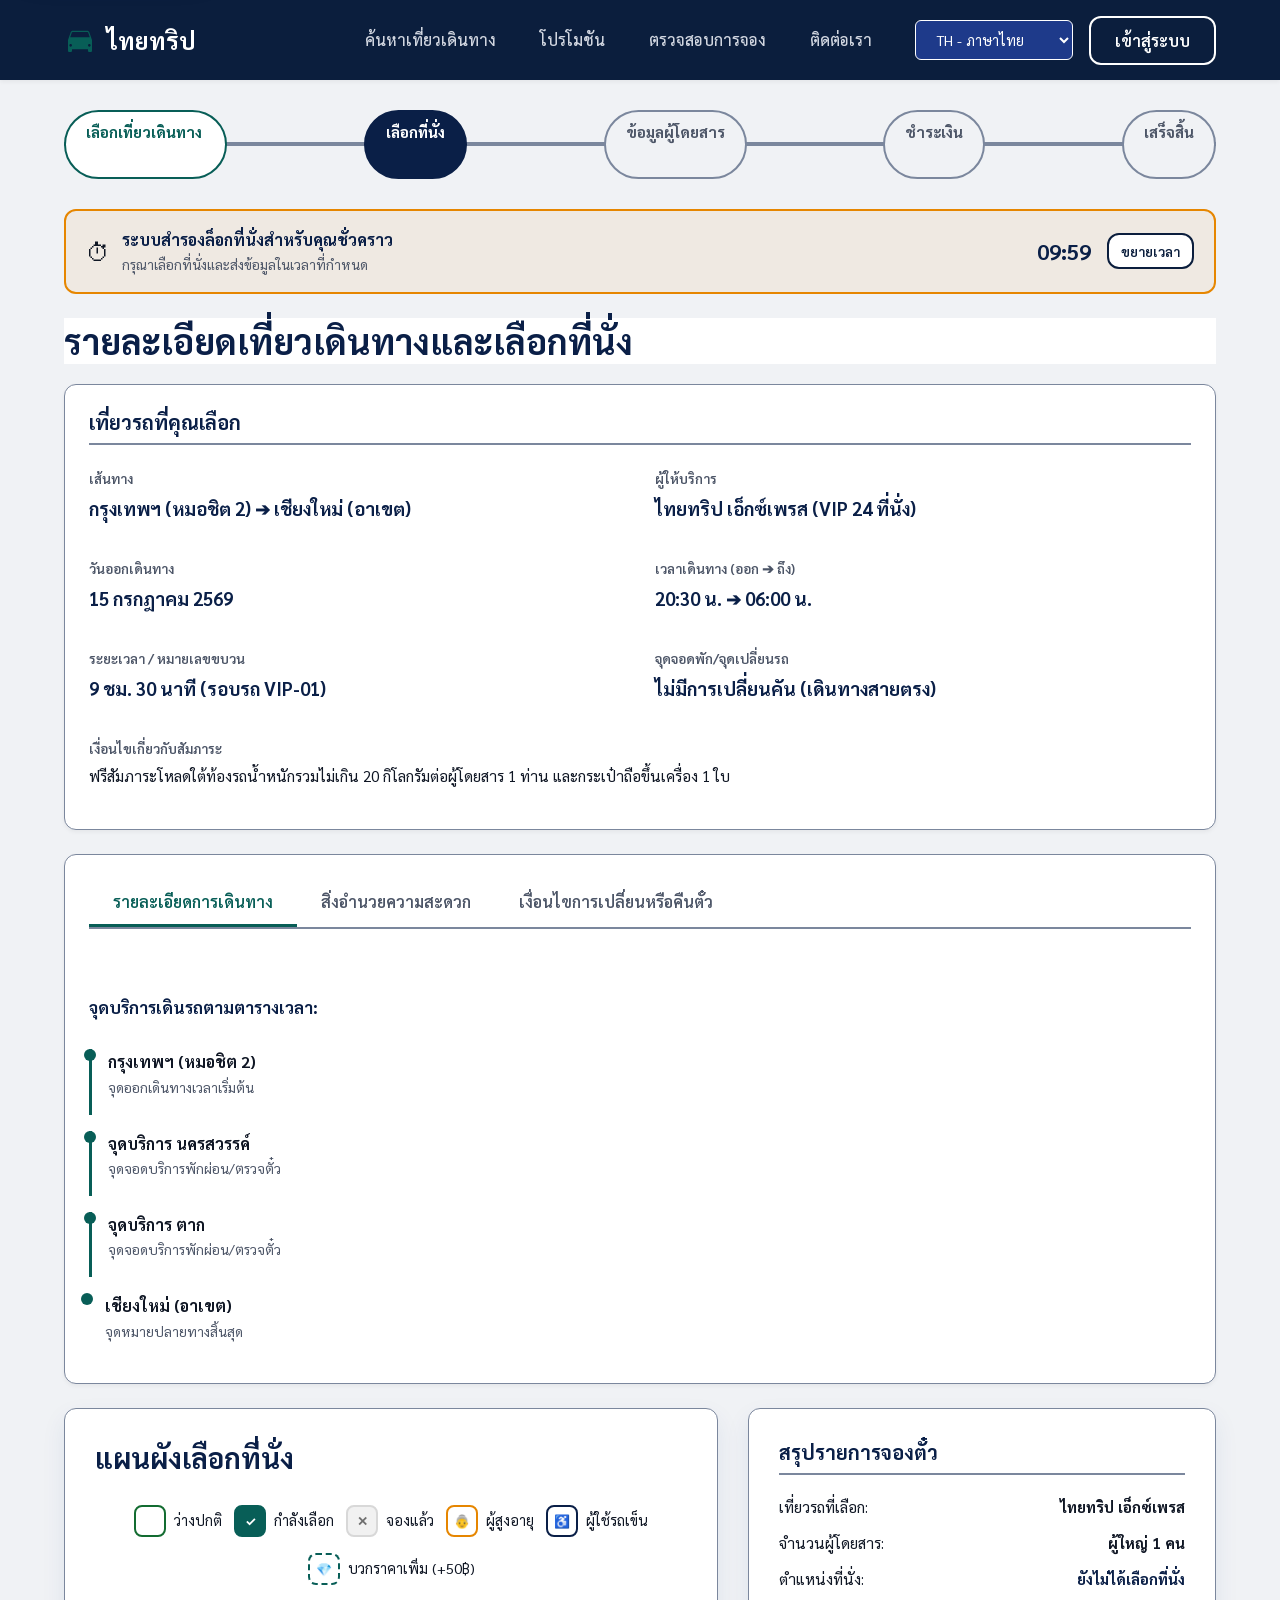
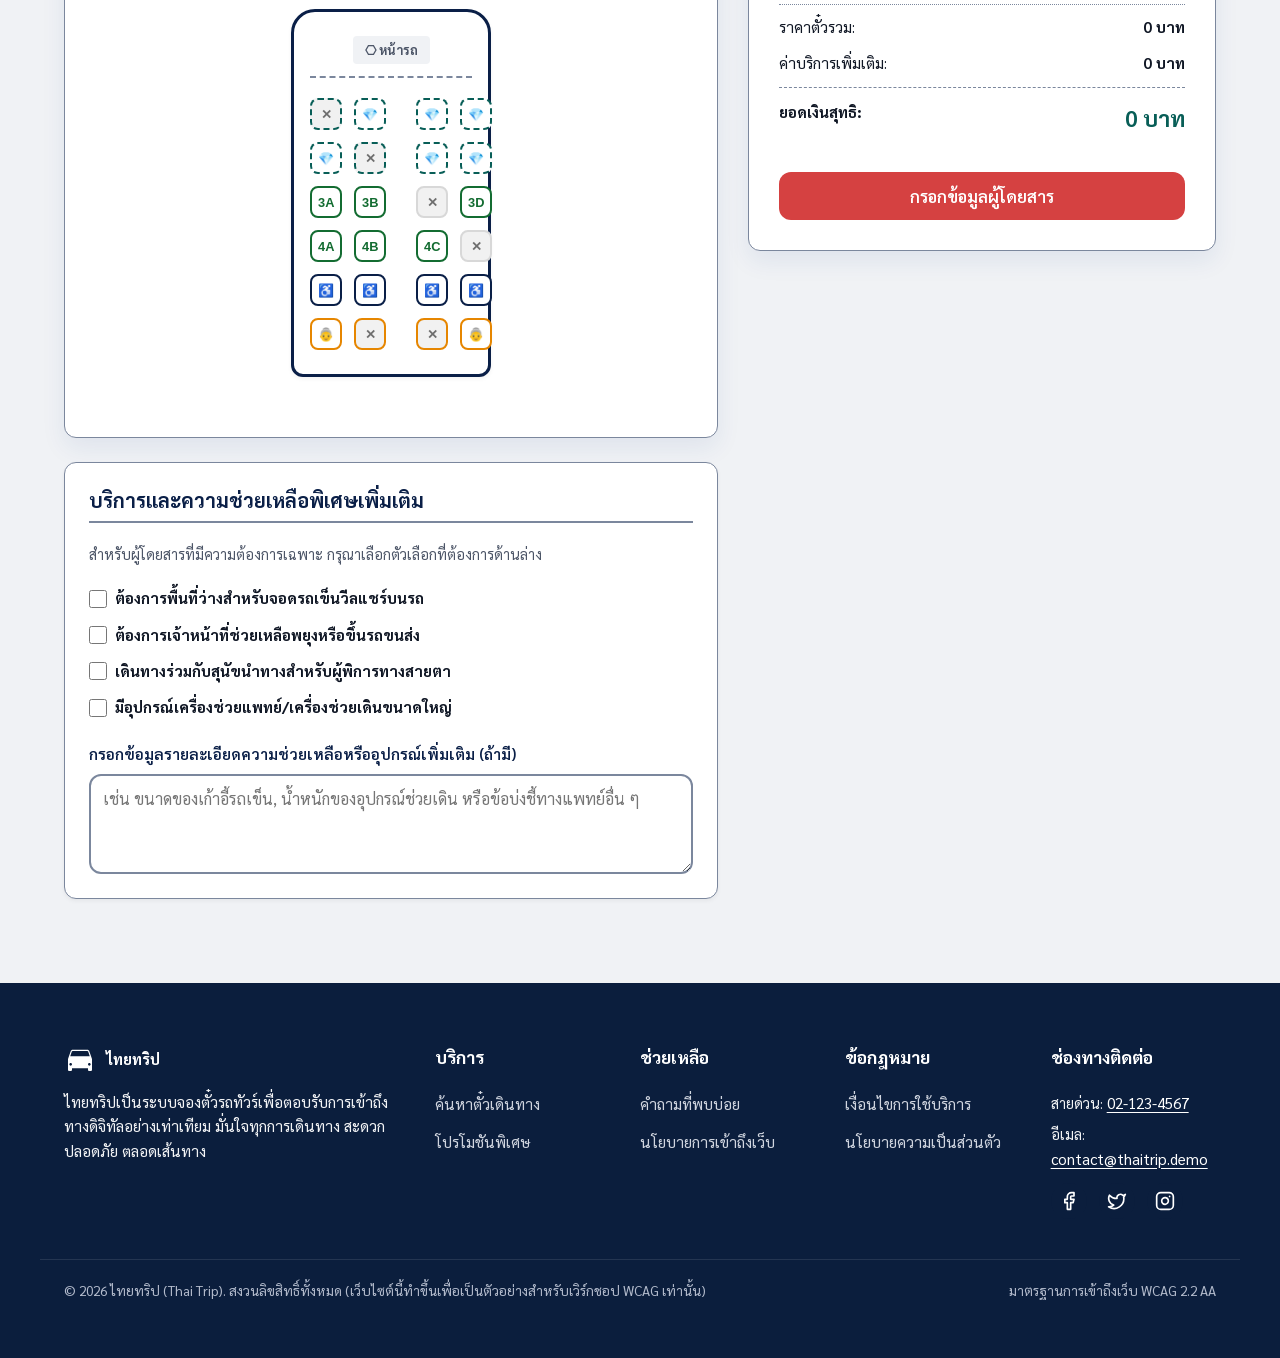
<file: select-seat.html>
<!DOCTYPE html>
<html lang="th">
<head>
  <meta charset="UTF-8">
  <meta name="viewport" content="width=device-width, initial-scale=1.0">
  <title>รายละเอียดเที่ยวเดินทางและเลือกที่นั่ง - ไทยทริป</title>
  <meta name="description" content="ดูรายละเอียดเที่ยวเดินทางรถทัวร์ไทยทริป ตรวจสอบสิ่งอำนวยความสะดวก เงื่อนไขคืนตั๋ว และเลือกที่นั่งตามประเภทคัดกรองสอดคล้องตามเกณฑ์ WCAG AA">
  <link rel="stylesheet" href="css/styles.css?v=5">
  <script src="js/common.js?v=5" defer></script>
  <script src="js/select-seat.js?v=5" defer></script>
</head>
<body>

  <!-- Skip Link -->
  <a href="#main-content" class="skip-link">ข้ามไปยังเนื้อหาหลัก</a>

  <!-- Header -->
  <div class="header-wrapper">
    <header class="container">
      <a href="index.html" class="logo" style="color: #ffffff; background-color: #0b1e3d;" aria-label="ไทยทริป - หน้าหลัก">
        <svg class="logo-icon" viewBox="0 0 24 24" aria-hidden="true">
          <path d="M18.92 6.01C18.72 5.42 18.16 5 17.5 5H6.5c-.66 0-1.21.42-1.42 1.01L3 12v8c0 .55.45 1 1 1h1c.55 0 1-.45 1-1v-1h12v1c0 .55.45 1 1 1h1c.55 0 1-.45 1-1v-8l-2.08-5.99zM6.5 6h11c.28 0 .53.18.62.44L19.33 10H4.67l1.21-3.56c.09-.26.34-.44.62-.44zM5 17c-.55 0-1-.45-1-1s.45-1 1-1 1 .45 1 1-.45 1-1 1zm14 0c-.55 0-1-.45-1-1s.45-1 1-1 1 .45 1 1-.45 1-1 1z"/>
        </svg>
        <span style="color: #ffffff; background-color: #0b1e3d;">ไทยทริป</span>
      </a>

      <!-- Hamburger Menu Button (WCAG 2.1/2.2 AA Keyboard Accessible) -->
      <button type="button" class="menu-toggle" aria-expanded="false" aria-controls="header-nav-group" aria-label="เปิดเมนูหลัก">
        <svg viewBox="0 0 24 24" width="24" height="24" aria-hidden="true" fill="currentColor">
          <rect y="4" width="24" height="2" rx="1"/>
          <rect y="11" width="24" height="2" rx="1"/>
          <rect y="18" width="24" height="2" rx="1"/>
        </svg>
      </button>

      <!-- Collapsible Nav Group wrapper -->
      <div class="header-nav-group" id="header-nav-group">
        <nav aria-label="เมนูหลัก">
          <ul class="nav-menu">
            <li><a href="index.html" class="nav-link">ค้นหาเที่ยวเดินทาง</a></li>
            <li><a href="index.html#promotions" class="nav-link" aria-disabled="true">โปรโมชัน</a></li>
            <li><a href="#booking-status" class="nav-link" aria-disabled="true">ตรวจสอบการจอง</a></li>
            <li><a href="index.html#contact" class="nav-link" aria-disabled="true">ติดต่อเรา</a></li>
          </ul>
        </nav>

        <div class="header-actions">
          <div class="lang-selector">
            <label for="lang-select" class="sr-only" style="color: #ffffff; background-color: #0b1e3d;">เลือกภาษา</label>
            <select id="lang-select" class="select-custom">
              <optgroup label="เลือกภาษา / Select Language">
                <option value="th" selected lang="th">TH - ภาษาไทย</option>
                <option value="en" lang="en">EN - English</option>
              </optgroup>
            </select>
          </div>
          <button type="button" class="btn btn-secondary" onclick="showToast('จำลองการเข้าสู่ระบบ', 'info')">เข้าสู่ระบบ</button>
        </div>
      </div>
    </header>
  </div>

  <!-- Main Content -->
  <main id="main-content" class="container" tabindex="-1">
    
    <!-- Step Indicator (Updated mapping with select-seat step) -->
    <nav class="step-indicator-wrapper" aria-label="ขั้นตอนการจองตั๋ว">
      <ol class="step-list">
        <li class="step-item completed">เลือกเที่ยวเดินทาง <span class="sr-only">(เสร็จสิ้น)</span></li>
        <li class="step-item active" aria-current="step">เลือกที่นั่ง</li>
        <li class="step-item">ข้อมูลผู้โดยสาร</li>
        <li class="step-item">ชำระเงิน</li>
        <li class="step-item">เสร็จสิ้น</li>
      </ol>
    </nav>

    <!-- Hold Reservation Timer Alert Banner (WCAG 2.2.1 Timing Adjustable) -->
    <div class="timer-banner" style="margin-bottom: 24px;">
      <div class="timer-text-container">
        <span style="font-size: 1.5rem;" aria-hidden="true">⏱</span>
        <div>
          <p style="margin-bottom: 2px; font-weight: bold; color: var(--primary);">ระบบสำรองล็อกที่นั่งสำหรับคุณชั่วคราว</p>
          <p style="margin-bottom: 0; font-size: 0.85rem; color: var(--text-muted);">กรุณาเลือกที่นั่งและส่งข้อมูลในเวลาที่กำหนด</p>
        </div>
      </div>
      <div style="display:flex; align-items:center; gap:16px;">
        <div class="timer-countdown" id="seat-hold-timer" aria-label="เวลาล็อกที่นั่งเหลือ 10 นาที 0 วินาที">10:00</div>
        <button type="button" class="btn btn-secondary" id="btn-extend-hold-timer" style="min-height:36px; height:36px; padding:0 12px; font-size:0.85rem;">ขยายเวลา</button>
      </div>
    </div>

    <!-- Page Title -->
    <h1>รายละเอียดเที่ยวเดินทางและเลือกที่นั่ง</h1>

    <!-- 1. Top Section: Selected Trip Summary Card -->
    <section class="form-container-card" style="margin-top:20px; padding: 24px;" aria-labelledby="trip-summary-title">
      <h2 id="trip-summary-title" class="form-section-title">เที่ยวรถที่คุณเลือก</h2>
      <div class="ticket-details-grid" style="gap: 15px 30px;">
        <div>
          <span class="ticket-item-label">เส้นทาง</span>
          <p class="ticket-item-val" id="summary-route-text">-</p>
        </div>
        <div>
          <span class="ticket-item-label">ผู้ให้บริการ</span>
          <p class="ticket-item-val" id="summary-operator-text">-</p>
        </div>
        <div>
          <span class="ticket-item-label">วันออกเดินทาง</span>
          <p class="ticket-item-val" id="summary-date-text">-</p>
        </div>
        <div>
          <span class="ticket-item-label">เวลาเดินทาง (ออก ➔ ถึง)</span>
          <p class="ticket-item-val" id="summary-time-text">-</p>
        </div>
        <div>
          <span class="ticket-item-label">ระยะเวลา / หมายเลขขบวน</span>
          <p class="ticket-item-val" id="summary-duration-busno-text">-</p>
        </div>
        <div>
          <span class="ticket-item-label">จุดจอดพัก/จุดเปลี่ยนรถ</span>
          <p class="ticket-item-val" id="summary-transit-point-text">ไม่มีการเปลี่ยนคัน (เดินทางสายตรง)</p>
        </div>
        <div style="grid-column: span 2;">
          <span class="ticket-item-label">เงื่อนไขเกี่ยวกับสัมภาระ</span>
          <p class="ticket-item-val" style="font-size:0.95rem; font-weight: normal; color:var(--text-dark);">
            ฟรีสัมภาระโหลดใต้ท้องรถน้ำหนักรวมไม่เกิน 20 กิโลกรัมต่อผู้โดยสาร 1 ท่าน และกระเป๋าถือขึ้นเครื่อง 1 ใบ
          </p>
        </div>
      </div>
    </section>

    <!-- 2. Tabs Controls Widget (WCAG Tabs Pattern) -->
    <section class="form-container-card" style="padding: 24px;" aria-label="ข้อมูลรายละเอียดรอบรถเพิ่มเติม">
      <div class="payment-tabs" role="tablist" aria-label="รายละเอียดเพิ่มเติมเกี่ยวกับเที่ยวรถ">
        <button type="button" id="tab-route" class="payment-tab-btn active" role="tab" aria-selected="true" aria-controls="pane-route">
          รายละเอียดการเดินทาง
        </button>
        <button type="button" id="tab-amenities" class="payment-tab-btn" role="tab" aria-selected="false" aria-controls="pane-amenities">
          สิ่งอำนวยความสะดวก
        </button>
        <button type="button" id="tab-policy" class="payment-tab-btn" role="tab" aria-selected="false" aria-controls="pane-policy">
          เงื่อนไขการเปลี่ยนหรือคืนตั๋ว
        </button>
      </div>

      <!-- Tab Panels -->
      <!-- Panel 1: Route details -->
      <div id="pane-route" class="payment-pane active" role="tabpanel" aria-labelledby="tab-route" tabindex="0">
        <h3 class="sr-only">ลำดับจุดจอดและเวลา</h3>
        <div class="transit-legs-container" id="route-stops-timeline">
          <!-- Populated dynamically based on trip -->
        </div>
      </div>

      <!-- Panel 2: Amenities -->
      <div id="pane-amenities" class="payment-pane" role="tabpanel" aria-labelledby="tab-amenities" tabindex="0">
        <h3 class="sr-only">สิ่งอำนวยความสะดวกบนรถทัวร์</h3>
        <ul id="amenities-list-details" style="list-style-position:inside; display:flex; flex-direction:column; gap:10px;">
          <!-- Populated dynamically -->
        </ul>
      </div>

      <!-- Panel 3: Change/Refund policies -->
      <div id="pane-policy" class="payment-pane" role="tabpanel" aria-labelledby="tab-policy" tabindex="0">
        <h3>นโยบายการเปลี่ยนแปลงและการยกเลิกตั๋ว</h3>
        <table style="width:100%; border-collapse:collapse; margin-top:15px; font-size:0.95rem;">
          <thead>
            <tr style="border-bottom: 2px solid var(--border); text-align:left;">
              <th style="padding:10px 0;">ระยะเวลาดำเนินการ</th>
              <th style="padding:10px 0;">ค่าธรรมเนียมคืนเงิน</th>
              <th style="padding:10px 0;">เงื่อนไขเพิ่มเติม</th>
            </tr>
          </thead>
          <tbody>
            <tr style="border-bottom: 1px solid var(--border);">
              <td style="padding:10px 0;">ก่อนรถออกเดินทาง 24 ชม. ขึ้นไป</td>
              <td style="padding:10px 0; color:var(--success); font-weight:bold;">ฟรีค่าธรรมเนียม</td>
              <td style="padding:10px 0;">คืนเงินเต็มจำนวนเข้าสู่บัญชีเดิม</td>
            </tr>
            <tr style="border-bottom: 1px solid var(--border);">
              <td style="padding:10px 0;">ก่อนรถออกเดินทาง 12 - 24 ชม.</td>
              <td style="padding:10px 0; color:var(--error); font-weight:bold;">30% ของราคาตั๋ว</td>
              <td style="padding:10px 0;">หักยอดเพื่อดำเนินการด้านที่นั่ง</td>
            </tr>
            <tr style="border-bottom: 1px solid var(--border);">
              <td style="padding:10px 0;">น้อยกว่า 12 ชม. หรือหลังรถออก</td>
              <td style="padding:10px 0; color:var(--error); font-weight:bold;">100% (ไม่คืนเงิน)</td>
              <td style="padding:10px 0;">ไม่สามารถเปลี่ยนวันเดินทางหรือคืนตั๋วได้</td>
            </tr>
          </tbody>
        </table>
      </div>
    </section>

    <!-- Validation Error Alert Banner for selection counts -->
    <div id="seat-error-alert" class="form-error-summary" style="display:none; margin-bottom:24px;" tabindex="-1" role="alert">
      <h2>ข้อผิดพลาดในการเลือกที่นั่ง:</h2>
      <p id="seat-error-text">กรุณาเลือกที่นั่งให้ตรงตามจำนวนผู้โดยสาร</p>
    </div>

    <!-- Booking Selection Columns -->
    <div class="selection-columns">
      
      <!-- Left Column: Seat Map Grid & Special Assistance Options -->
      <div class="results-column">
        
        <!-- Seat Map Card -->
        <section class="seating-card" aria-label="แผนผังเลือกที่นั่ง">
          <h2>แผนผังเลือกที่นั่ง</h2>
          
          <div class="seating-layout-wrapper">
            <!-- Accessible Legend (Uses icons AND text, distinct styles - WCAG 1.4.1) -->
            <div class="legend-container" style="flex-wrap:wrap; gap:16px 12px; justify-content:center;">
              <div class="legend-item">
                <span class="seat legend-icon available" style="width:24px; height:24px; pointer-events:none;" aria-hidden="true"></span>
                <span>ว่างปกติ</span>
              </div>
              <div class="legend-item">
                <span class="seat legend-icon selected" style="width:24px; height:24px; pointer-events:none;" aria-hidden="true">✓</span>
                <span>กำลังเลือก</span>
              </div>
              <div class="legend-item">
                <span class="seat legend-icon occupied" style="width:24px; height:24px; pointer-events:none;" aria-hidden="true">✕</span>
                <span>จองแล้ว</span>
              </div>
              <div class="legend-item">
                <span class="seat legend-icon available" style="width:24px; height:24px; border-color:var(--focus-outline); pointer-events:none;" aria-hidden="true">👵</span>
                <span>ผู้สูงอายุ</span>
              </div>
              <div class="legend-item">
                <span class="seat legend-icon available" style="width:24px; height:24px; border-color:var(--primary); pointer-events:none;" aria-hidden="true">♿</span>
                <span>ผู้ใช้รถเข็น</span>
              </div>
              <div class="legend-item">
                <span class="seat legend-icon available" style="width:24px; height:24px; border-style:dashed; border-color:var(--accent); pointer-events:none;" aria-hidden="true">💎</span>
                <span>บวกราคาเพิ่ม (+50฿)</span>
              </div>
            </div>

            <!-- Visual Bus Grid wrapper -->
            <div class="bus-deck">
              <div class="bus-front" aria-hidden="true">
                <div class="steering-wheel">⎔ หน้ารถ</div>
              </div>
              <div class="seat-grid" id="bus-seat-grid-p3" role="group" aria-label="ตารางที่นั่งรถทัวร์">
                <!-- Populated dynamically via JS -->
              </div>
            </div>
          </div>
        </section>

        <!-- Special Assistance Options Section -->
        <section class="form-container-card" style="margin-top:24px; padding:24px;" aria-labelledby="special-assistance-heading">
          <h2 id="special-assistance-heading" class="form-section-title">
            บริการและความช่วยเหลือพิเศษเพิ่มเติม
          </h2>
          <p style="font-size:0.9rem; color:var(--text-muted); margin-bottom:20px;">
            สำหรับผู้โดยสารที่มีความต้องการเฉพาะ กรุณาเลือกตัวเลือกที่ต้องการด้านล่าง
          </p>

          <fieldset style="border:none; display:flex; flex-direction:column; gap:12px;">
            <legend class="sr-only" style="color: #0b1e3d; background-color: #ffffff;">ตัวเลือกบริการพิเศษ</legend>
            
            <label class="checkbox-label">
              <input type="checkbox" id="chk-wheelchair-space" name="special-req" value="wheelchair-space">
              <strong>ต้องการพื้นที่ว่างสำหรับจอดรถเข็นวีลแชร์บนรถ</strong>
            </label>

            <label class="checkbox-label">
              <input type="checkbox" id="chk-boarding-assist" name="special-req" value="boarding-assist">
              <strong>ต้องการเจ้าหน้าที่ช่วยเหลือพยุงหรือขึ้นรถขนส่ง</strong>
            </label>

            <label class="checkbox-label">
              <input type="checkbox" id="chk-guide-dog" name="special-req" value="guide-dog">
              <strong>เดินทางร่วมกับสุนัขนำทางสำหรับผู้พิการทางสายตา</strong>
            </label>

            <label class="checkbox-label">
              <input type="checkbox" id="chk-large-equipment" name="special-req" value="large-equip">
              <strong>มีอุปกรณ์เครื่องช่วยแพทย์/เครื่องช่วยเดินขนาดใหญ่</strong>
            </label>
            
            <div class="form-control" style="margin-top: 10px;">
              <label for="txt-special-details" class="form-label">กรอกข้อมูลรายละเอียดความช่วยเหลือหรืออุปกรณ์เพิ่มเติม (ถ้ามี)</label>
              <textarea id="txt-special-details" class="form-input" style="height:100px; resize:vertical; padding:12px;" placeholder="เช่น ขนาดของเก้าอี้รถเข็น, น้ำหนักของอุปกรณ์ช่วยเดิน หรือข้อบ่งชี้ทางแพทย์อื่น ๆ"></textarea>
            </div>
          </fieldset>
        </section>

      </div>

      <!-- Right Column: Booking Summary Card -->
      <aside class="seating-column" aria-label="สรุปการเลือกและราคา">
        <div class="seating-card">
          <h2 style="font-size:1.25rem; border-bottom:2px solid var(--border); padding-bottom:8px; margin-bottom:20px;">สรุปรายการจองตั๋ว</h2>
          
          <div class="summary-row">
            <span>เที่ยวรถที่เลือก:</span>
            <strong id="sidebar-trip-name">-</strong>
          </div>
          <div class="summary-row">
            <span>จำนวนผู้โดยสาร:</span>
            <strong id="sidebar-passenger-count">-</strong>
          </div>
          <div class="summary-row">
            <span>ตำแหน่งที่นั่ง:</span>
            <strong id="sidebar-selected-seats" style="color:var(--primary);">ยังไม่ได้เลือกที่นั่ง</strong>
          </div>
          
          <div class="summary-row" style="border-top:1px dotted var(--border); padding-top:10px; margin-top:10px;">
            <span>ราคาตั๋วรวม:</span>
            <strong id="sidebar-price-base">0 บาท</strong>
          </div>
          <div class="summary-row">
            <span>ค่าบริการเพิ่มเติม:</span>
            <strong id="sidebar-price-extra">0 บาท</strong>
          </div>

          <div class="summary-row border-top-sum">
            <span style="font-weight:bold;">ยอดเงินสุทธิ:</span>
            <span class="summary-total-price" id="sidebar-price-total">0 บาท</span>
          </div>

          <!-- Proceed Form submission -->
          <form id="proceed-to-passenger-form" action="passenger-info.html" method="GET">
            <input type="hidden" name="tripId" id="final-trip-id">
            <input type="hidden" name="seats" id="final-seats">
            <input type="hidden" name="price" id="final-price">
            
            <button type="submit" class="btn btn-primary btn-block" id="btn-submit-booking-seat" style="margin-top: 24px; font-size: 1.05rem;">
              กรอกข้อมูลผู้โดยสาร
            </button>
          </form>
        </div>
      </aside>

    </div>

  </main>

  <!-- Timer Warning Modal (WCAG AA compliant focus trap) -->
  <div class="modal-overlay" id="hold-timer-modal" role="dialog" aria-modal="true" aria-labelledby="timer-modal-title" aria-describedby="timer-modal-desc">
    <div class="modal-container">
      <h2 class="modal-title" id="timer-modal-title">เวลาในการล็อกที่นั่งใกล้จะหมด</h2>
      <p class="modal-body-text" id="timer-modal-desc">
        เวลาในการสำรองที่นั่งชั่วคราวของคุณกำลังจะหมดลงในอีก <strong id="timer-modal-sec">120</strong> วินาที คุณต้องการขยายเวลาจองที่นั่งออกไปอีก 10 นาทีหรือไม่?
      </p>
      <div class="modal-actions">
        <button type="button" class="btn btn-secondary" id="btn-timer-modal-cancel">ยกเลิกรายการ</button>
        <button type="button" class="btn btn-primary" id="btn-timer-modal-extend">ใช่, ขยายเวลา</button>
      </div>
    </div>
  </div>

  <!-- Footer -->
  <footer>
    <div class="container footer-grid">
      <div class="footer-col footer-about">
        <a href="index.html" class="logo" style="color: #ffffff; background-color: #0b1e3d;" aria-label="ไทยทริป - หน้าหลัก">
          <svg class="logo-icon" viewBox="0 0 24 24" style="fill: #ffffff;"><path d="M18.92 6.01C18.72 5.42 18.16 5 17.5 5H6.5c-.66 0-1.21.42-1.42 1.01L3 12v8c0 .55.45 1 1 1h1c.55 0 1-.45 1-1v-1h12v1c0 .55.45 1 1 1h1c.55 0 1-.45 1-1v-8l-2.08-5.99zM6.5 6h11c.28 0 .53.18.62.44L19.33 10H4.67l1.21-3.56c.09-.26.34-.44.62-.44zM5 17c-.55 0-1-.45-1-1s.45-1 1-1 1 .45 1 1-.45 1-1 1zm14 0c-.55 0-1-.45-1-1s.45-1 1-1 1 .45 1 1-.45 1-1 1z"/></svg>
          <span style="color: #ffffff; background-color: #0b1e3d;">ไทยทริป</span>
        </a>
        <p>ไทยทริปเป็นระบบจองตั๋วรถทัวร์เพื่อตอบรับการเข้าถึงทางดิจิทัลอย่างเท่าเทียม มั่นใจทุกการเดินทาง สะดวก ปลอดภัย ตลอดเส้นทาง</p>
      </div>

      <div class="footer-col">
        <div class="footer-col-title">บริการ</div>
        <ul>
          <li><a href="index.html">ค้นหาตั๋วเดินทาง</a></li>
          <li><a href="index.html#promotions">โปรโมชันพิเศษ</a></li>
        </ul>
      </div>

      <div class="footer-col">
        <div class="footer-col-title">ช่วยเหลือ</div>
        <ul>
          <li><a href="index.html#faq">คำถามที่พบบ่อย</a></li>
          <li><a href="#accessibility-statement" id="accessibility-statement">นโยบายการเข้าถึงเว็บ</a></li>
        </ul>
      </div>

      <div class="footer-col">
        <div class="footer-col-title">ข้อกฎหมาย</div>
        <ul>
          <li><a href="#terms" id="terms">เงื่อนไขการใช้บริการ</a></li>
          <li><a href="#privacy" id="privacy">นโยบายความเป็นส่วนตัว</a></li>
        </ul>
      </div>

      <div class="footer-col" id="contact">
        <div class="footer-col-title">ช่องทางติดต่อ</div>
        <p style="font-size: 0.9rem; margin-bottom: 8px;">สายด่วน: <a href="tel:02-123-4567" style="color: #ffffff; text-decoration: underline;" aria-label="โทรสายด่วน 02-123-4567">02-123-4567</a></p>
        <p style="font-size: 0.9rem; margin-bottom: 12px;">อีเมล: <a href="mailto:contact@thaitrip.demo" style="color: #ffffff; text-decoration: underline;">contact@thaitrip.demo</a></p>
        <ul class="social-links" role="list">
          <li>
            <a href="#facebook" id="facebook" class="social-icon" aria-label="FB - ติดตาม ไทยทริป บน Facebook">
              <svg width="20" height="20" viewBox="0 0 24 24" fill="none" stroke="currentColor" stroke-width="2" stroke-linecap="round" stroke-linejoin="round" aria-hidden="true"><path d="M18 2h-3a5 5 0 0 0-5 5v3H7v4h3v8h4v-8h3l1-4h-4V7a1 1 0 0 1 1-1h3z"/></svg>
            </a>
          </li>
          <li>
            <a href="#twitter" id="twitter" class="social-icon" aria-label="TW - ติดตาม ไทยทริป บน Twitter">
              <svg width="20" height="20" viewBox="0 0 24 24" fill="none" stroke="currentColor" stroke-width="2" stroke-linecap="round" stroke-linejoin="round" aria-hidden="true"><path d="M22 4s-.7 2.1-2 3.4c1.6 10-9.4 17.3-18 11.6 2.2.1 4.4-.6 6-2C3 15.5.5 9.6 3 5c2.2 2.6 5.6 4.1 9 4-.9-4.2 4-6.6 7-3.8 1.1 0 3-1.2 3-1.2z"/></svg>
            </a>
          </li>
          <li>
            <a href="#instagram" id="instagram" class="social-icon" aria-label="IG - ติดตาม ไทยทริป บน Instagram">
              <svg width="20" height="20" viewBox="0 0 24 24" fill="none" stroke="currentColor" stroke-width="2" stroke-linecap="round" stroke-linejoin="round" aria-hidden="true"><rect x="2" y="2" width="20" height="20" rx="5" ry="5"/><path d="M16 11.37A4 4 0 1 1 12.63 8 4 4 0 0 1 16 11.37z"/><line x1="17.5" y1="6.5" x2="17.51" y2="6.5"/></svg>
            </a>
          </li>
        </ul>
      </div>
    </div>

    <div class="container footer-bottom">
      <p>&copy; 2026 ไทยทริป (<span lang="en">Thai Trip</span>). สงวนลิขสิทธิ์ทั้งหมด (เว็บไซต์นี้ทำขึ้นเพื่อเป็นตัวอย่างสำหรับเวิร์กชอป WCAG เท่านั้น)</p>
      <p>มาตรฐานการเข้าถึงเว็บ WCAG 2.2 AA</p>
    </div>
  </footer>

</body>
</html>
</file>
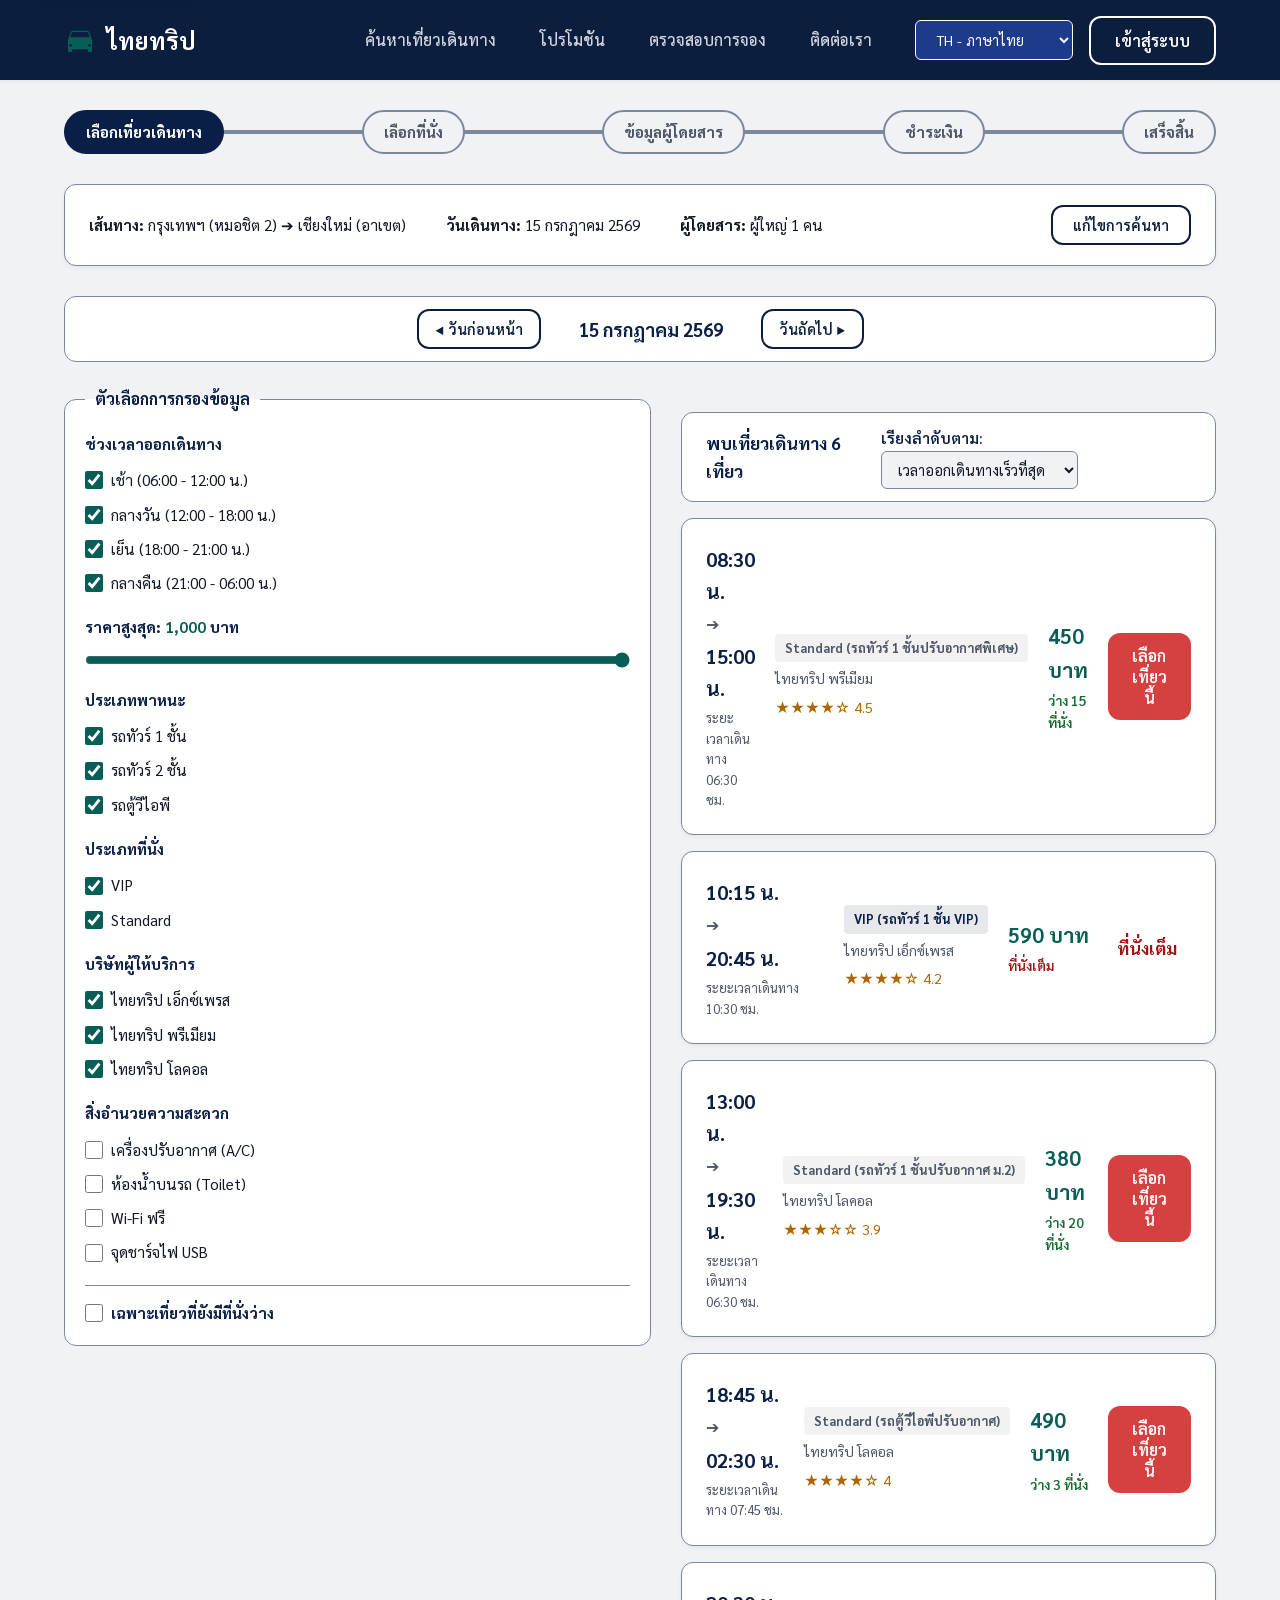
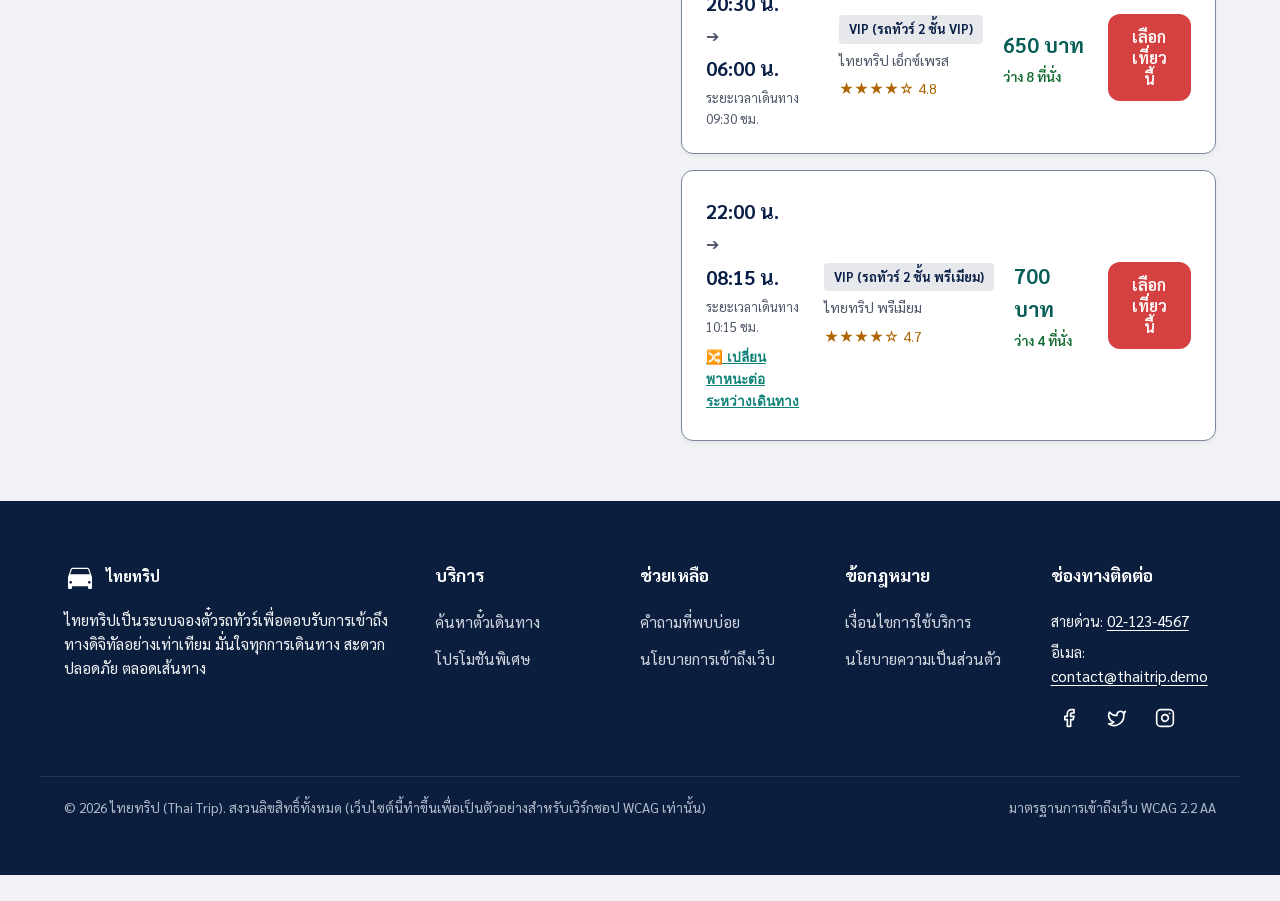
<file: select-trip.html>
<!DOCTYPE html>
<html lang="th">
<head>
  <meta charset="UTF-8">
  <meta name="viewport" content="width=device-width, initial-scale=1.0">
  <title>ผลการค้นหาเที่ยวเดินทาง - ไทยทริป</title>
  <meta name="description" content="ผลการค้นหาเที่ยวรถทัวร์ไทยทริป คัดกรองและจัดเรียงเส้นทางเดินทางที่สอดคล้องมาตรฐานความสามารถการเข้าถึง WCAG AA สำหรับทุกคน">
  <link rel="stylesheet" href="css/styles.css?v=5">
  <script src="js/common.js?v=5" defer></script>
  <script src="js/select-trip.js?v=5" defer></script>
</head>
<body>

  <!-- Skip Link -->
  <a href="#main-content" class="skip-link">ข้ามไปยังเนื้อหาหลัก</a>

  <!-- Header -->
  <div class="header-wrapper">
    <header class="container">
      <a href="index.html" class="logo" style="color: #ffffff; background-color: #0b1e3d;" aria-label="ไทยทริป - หน้าหลัก">
        <svg class="logo-icon" viewBox="0 0 24 24" aria-hidden="true">
          <path d="M18.92 6.01C18.72 5.42 18.16 5 17.5 5H6.5c-.66 0-1.21.42-1.42 1.01L3 12v8c0 .55.45 1 1 1h1c.55 0 1-.45 1-1v-1h12v1c0 .55.45 1 1 1h1c.55 0 1-.45 1-1v-8l-2.08-5.99zM6.5 6h11c.28 0 .53.18.62.44L19.33 10H4.67l1.21-3.56c.09-.26.34-.44.62-.44zM5 17c-.55 0-1-.45-1-1s.45-1 1-1 1 .45 1 1-.45 1-1 1zm14 0c-.55 0-1-.45-1-1s.45-1 1-1 1 .45 1 1-.45 1-1 1z"/>
        </svg>
        <span style="color: #ffffff; background-color: #0b1e3d;">ไทยทริป</span>
      </a>

      <!-- Hamburger Menu Button (WCAG 2.1/2.2 AA Keyboard Accessible) -->
      <button type="button" class="menu-toggle" aria-expanded="false" aria-controls="header-nav-group" aria-label="เปิดเมนูหลัก">
        <svg viewBox="0 0 24 24" width="24" height="24" aria-hidden="true" fill="currentColor">
          <rect y="4" width="24" height="2" rx="1"/>
          <rect y="11" width="24" height="2" rx="1"/>
          <rect y="18" width="24" height="2" rx="1"/>
        </svg>
      </button>

      <!-- Collapsible Nav Group wrapper -->
      <div class="header-nav-group" id="header-nav-group">
        <nav aria-label="เมนูหลัก">
          <ul class="nav-menu">
            <li><a href="index.html" class="nav-link">ค้นหาเที่ยวเดินทาง</a></li>
            <li><a href="index.html#promotions" class="nav-link" aria-disabled="true">โปรโมชัน</a></li>
            <li><a href="#booking-status" class="nav-link" aria-disabled="true">ตรวจสอบการจอง</a></li>
            <li><a href="index.html#contact" class="nav-link" aria-disabled="true">ติดต่อเรา</a></li>
          </ul>
        </nav>

        <div class="header-actions">
          <div class="lang-selector">
            <label for="lang-select" class="sr-only" style="color: #ffffff; background-color: #0b1e3d;">เลือกภาษา</label>
            <select id="lang-select" class="select-custom">
              <optgroup label="เลือกภาษา / Select Language">
                <option value="th" selected lang="th">TH - ภาษาไทย</option>
                <option value="en" lang="en">EN - English</option>
              </optgroup>
            </select>
          </div>
          <button type="button" class="btn btn-secondary" onclick="showToast('จำลองการเข้าสู่ระบบ', 'info')">เข้าสู่ระบบ</button>
        </div>
      </div>
    </header>
  </div>

  <!-- Main Content -->
  <main id="main-content" class="container" tabindex="-1">
    
    <!-- Step Indicator -->
    <nav class="step-indicator-wrapper" aria-label="ขั้นตอนการจองตั๋ว">
      <ol class="step-list">
        <li class="step-item active" aria-current="step">เลือกเที่ยวเดินทาง</li>
        <li class="step-item">เลือกที่นั่ง</li>
        <li class="step-item">ข้อมูลผู้โดยสาร</li>
        <li class="step-item">ชำระเงิน</li>
        <li class="step-item">เสร็จสิ้น</li>
      </ol>
    </nav>

    <!-- Top Summary Card with In-place Edit Button -->
    <section class="summary-search-card" aria-label="สรุปข้อมูลการค้นหาปัจจุบัน">
      <div class="summary-details">
        <p><strong>เส้นทาง:</strong> <span id="summary-route">กรุงเทพฯ (หมอชิต 2) ➔ เชียงใหม่ (อาเขต)</span></p>
        <p><strong>วันเดินทาง:</strong> <span id="summary-date">15 กรกฎาคม 2026</span></p>
        <p><strong>ผู้โดยสาร:</strong> <span id="summary-passengers">ผู้ใหญ่ 1 คน</span></p>
      </div>
      <button type="button" class="btn btn-secondary btn-edit-search" id="btn-toggle-edit-search" aria-expanded="false" aria-controls="edit-search-section">
        แก้ไขการค้นหา
      </button>
    </section>

    <!-- Collapsible Edit Search Section (In-place search edits) -->
    <section class="inline-edit-search-section" id="edit-search-section" style="display: none;" aria-label="ฟอร์มแก้ไขการค้นหา">
      <form id="inline-search-form" novalidate>
        <!-- Radio choice -->
        <fieldset class="search-type-group">
          <legend class="sr-only" style="color: #0b1e3d; background-color: #ffffff;">ประเภทการเดินทาง</legend>
          <label class="radio-label">
            <input type="radio" name="trip-type-edit" id="trip-one-way" value="one-way" checked>
            <span>เที่ยวเดียว</span>
          </label>
          <label class="radio-label">
            <input type="radio" name="trip-type-edit" id="trip-round" value="round-trip">
            <span>ไป-กลับ</span>
          </label>
        </fieldset>

        <!-- Form fields grid -->
        <div class="search-grid">
          <div class="form-control">
            <label for="origin-input" class="form-label">สถานีต้นทาง</label>
            <div class="combobox-container">
              <input type="text" id="origin-input" class="form-input" autocomplete="off" role="combobox" aria-expanded="false" aria-autocomplete="list" aria-controls="origin-listbox" placeholder="พิมพ์ชื่อจังหวัดต้นทาง" required>
              <ul id="origin-listbox" class="listbox" role="listbox" aria-label="สถานีต้นทางที่แนะนำ"></ul>
            </div>
          </div>

          <div class="form-control">
            <label for="dest-input" class="form-label">สถานีปลายทาง</label>
            <div class="combobox-container">
              <input type="text" id="dest-input" class="form-input" autocomplete="off" role="combobox" aria-expanded="false" aria-autocomplete="list" aria-controls="dest-listbox" placeholder="พิมพ์ชื่อจังหวัดปลายทาง" required>
              <ul id="dest-listbox" class="listbox" role="listbox" aria-label="สถานีปลายทางที่แนะนำ"></ul>
            </div>
          </div>

          <div class="form-control">
            <label for="dep-date" class="form-label">วันเดินทาง</label>
            <input type="date" id="dep-date" class="form-input" required>
          </div>

          <div class="form-control" id="ret-date-group">
            <label for="ret-date" class="form-label" id="ret-date-label" style="opacity: 0.5;">วันเดินทางกลับ</label>
            <input type="date" id="ret-date" class="form-input" disabled aria-labelledby="ret-date-label">
          </div>
        </div>

        <!-- Counter Group -->
        <fieldset class="passenger-fieldset">
          <legend class="passenger-legend">แก้ไขจำนวนผู้โดยสาร</legend>
          <div class="passenger-row-grid">
            <div class="passenger-type-col">
              <div class="passenger-info-text">
                <span class="passenger-title" id="lbl-adult">ผู้ใหญ่</span>
                <span class="passenger-desc">อายุ 12 ปีขึ้นไป</span>
              </div>
              <div class="counter-group">
                <button type="button" class="btn-counter" id="dec-adult" aria-label="ลดจำนวนผู้ใหญ่">-</button>
                <span class="counter-val" id="val-adult">1</span>
                <button type="button" class="btn-counter" id="inc-adult" aria-label="เพิ่มจำนวนผู้ใหญ่">+</button>
              </div>
            </div>
            
            <div class="passenger-type-col">
              <div class="passenger-info-text">
                <span class="passenger-title" id="lbl-child">เด็ก</span>
                <span class="passenger-desc">อายุ 2 - 11 ปี</span>
              </div>
              <div class="counter-group">
                <button type="button" class="btn-counter" id="dec-child" aria-label="ลดจำนวนเด็ก" disabled>-</button>
                <span class="counter-val" id="val-child">0</span>
                <button type="button" class="btn-counter" id="inc-child" aria-label="เพิ่มจำนวนเด็ก">+</button>
              </div>
            </div>
            
            <div class="passenger-type-col">
              <div class="passenger-info-text">
                <span class="passenger-title" id="lbl-senior">ผู้สูงอายุ</span>
                <span class="passenger-desc">อายุ 60 ปีขึ้นไป</span>
              </div>
              <div class="counter-group">
                <button type="button" class="btn-counter" id="dec-senior" aria-label="ลดจำนวนผู้สูงอายุ" disabled>-</button>
                <span class="counter-val" id="val-senior">0</span>
                <button type="button" class="btn-counter" id="inc-senior" aria-label="เพิ่มจำนวนผู้สูงอายุ">+</button>
              </div>
            </div>

            <div class="passenger-type-col">
              <div class="passenger-info-text">
                <span class="passenger-title" id="lbl-special">ต้องการความช่วยเหลือพิเศษ</span>
              </div>
              <div class="counter-group">
                <button type="button" class="btn-counter" id="dec-special" aria-label="ลดจำนวนผู้ต้องการความช่วยเหลือพิเศษ" disabled>-</button>
                <span class="counter-val" id="val-special">0</span>
                <button type="button" class="btn-counter" id="inc-special" aria-label="เพิ่มจำนวนผู้ต้องการความช่วยเหลือพิเศษ">+</button>
              </div>
            </div>
          </div>
        </fieldset>

        <div style="display:flex; justify-content: flex-end; gap: 12px;">
          <button type="button" class="btn btn-secondary" id="btn-cancel-edit-search">ยกเลิก</button>
          <button type="submit" class="btn btn-primary" style="padding: 12px 30px;">ค้นหาใหม่</button>
        </div>
      </form>
    </section>

    <!-- Date Navigation Buttons (Previous Day / Next Day) -->
    <nav class="date-navigation-bar" aria-label="แถบเปลี่ยนวันเดินทาง">
      <button type="button" class="btn btn-secondary btn-date-nav" id="btn-prev-day" aria-label="วันก่อนหน้า">◀ วันก่อนหน้า</button>
      <span class="current-date-nav" id="nav-date-display">15 กรกฎาคม 2026</span>
      <button type="button" class="btn btn-secondary btn-date-nav" id="btn-next-day" aria-label="วันถัดไป">วันถัดไป ▶</button>
    </nav>

    <!-- Multi Column Selections layout -->
    <div class="selection-columns">
      
      <!-- Left Column: Rich Filter Options -->
      <aside class="results-column" aria-label="ตัวกรองและปรับแต่ง">
        <fieldset class="filter-fieldset">
          <legend class="filter-legend">ตัวเลือกการกรองข้อมูล</legend>
          
          <div style="display: flex; flex-direction: column; gap: 20px;">
            
            <!-- Filter 1: Departure Time -->
            <div class="filter-col-item">
              <span class="filter-subheading" id="time-filter-heading">ช่วงเวลาออกเดินทาง</span>
              <div class="filter-options" role="group" aria-labelledby="time-filter-heading">
                <label class="checkbox-label">
                  <input type="checkbox" name="filter-time" value="morning" checked>
                  <span>เช้า (06:00 - 12:00 น.)</span>
                </label>
                <label class="checkbox-label">
                  <input type="checkbox" name="filter-time" value="afternoon" checked>
                  <span>กลางวัน (12:00 - 18:00 น.)</span>
                </label>
                <label class="checkbox-label">
                  <input type="checkbox" name="filter-time" value="evening" checked>
                  <span>เย็น (18:00 - 21:00 น.)</span>
                </label>
                <label class="checkbox-label">
                  <input type="checkbox" name="filter-time" value="night" checked>
                  <span>กลางคืน (21:00 - 06:00 น.)</span>
                </label>
              </div>
            </div>

            <!-- Filter 2: Price Limit (Range Slider) -->
            <div class="filter-col-item">
              <label for="price-range" class="filter-subheading">
                ราคาสูงสุด: <span id="price-val-readout" style="color:var(--accent); font-weight:700;">1,000</span> บาท
              </label>
              <input type="range" id="price-range" min="200" max="1000" step="50" value="1000" style="width:100%; accent-color:var(--accent);">
            </div>

            <!-- Filter 3: Vehicle Type -->
            <div class="filter-col-item">
              <span class="filter-subheading" id="vehicle-filter-heading">ประเภทพาหนะ</span>
              <div class="filter-options" role="group" aria-labelledby="vehicle-filter-heading">
                <label class="checkbox-label">
                  <input type="checkbox" name="filter-vehicle" value="bus-1" checked>
                  <span>รถทัวร์ 1 ชั้น</span>
                </label>
                <label class="checkbox-label">
                  <input type="checkbox" name="filter-vehicle" value="bus-2" checked>
                  <span>รถทัวร์ 2 ชั้น</span>
                </label>
                <label class="checkbox-label">
                  <input type="checkbox" name="filter-vehicle" value="van" checked>
                  <span>รถตู้วีไอพี</span>
                </label>
              </div>
            </div>

            <!-- Filter 4: Seat Type -->
            <div class="filter-col-item">
              <span class="filter-subheading" id="seat-filter-heading">ประเภทที่นั่ง</span>
              <div class="filter-options" role="group" aria-labelledby="seat-filter-heading">
                <label class="checkbox-label">
                  <input type="checkbox" name="filter-seat" value="VIP" checked>
                  <span>VIP</span>
                </label>
                <label class="checkbox-label">
                  <input type="checkbox" name="filter-seat" value="Standard" checked>
                  <span>Standard</span>
                </label>
              </div>
            </div>

            <!-- Filter 5: Service Operators -->
            <div class="filter-col-item">
              <span class="filter-subheading" id="operator-filter-heading">บริษัทผู้ให้บริการ</span>
              <div class="filter-options" role="group" aria-labelledby="operator-filter-heading">
                <label class="checkbox-label">
                  <input type="checkbox" name="filter-operator" value="ไทยทริป เอ็กซ์เพรส" checked>
                  <span>ไทยทริป เอ็กซ์เพรส</span>
                </label>
                <label class="checkbox-label">
                  <input type="checkbox" name="filter-operator" value="ไทยทริป พรีเมียม" checked>
                  <span>ไทยทริป พรีเมียม</span>
                </label>
                <label class="checkbox-label">
                  <input type="checkbox" name="filter-operator" value="ไทยทริป โลคอล" checked>
                  <span>ไทยทริป โลคอล</span>
                </label>
              </div>
            </div>

            <!-- Filter 6: Amenities -->
            <div class="filter-col-item">
              <span class="filter-subheading" id="amenity-filter-heading">สิ่งอำนวยความสะดวก</span>
              <div class="filter-options" role="group" aria-labelledby="amenity-filter-heading">
                <label class="checkbox-label">
                  <input type="checkbox" name="filter-amenity" value="air">
                  <span>เครื่องปรับอากาศ (A/C)</span>
                </label>
                <label class="checkbox-label">
                  <input type="checkbox" name="filter-amenity" value="toilet">
                  <span>ห้องน้ำบนรถ (Toilet)</span>
                </label>
                <label class="checkbox-label">
                  <input type="checkbox" name="filter-amenity" value="wifi">
                  <span>Wi-Fi ฟรี</span>
                </label>
                <label class="checkbox-label">
                  <input type="checkbox" name="filter-amenity" value="charge">
                  <span>จุดชาร์จไฟ USB</span>
                </label>
              </div>
            </div>

            <!-- Filter 7: Available Seats only -->
            <div class="filter-col-item" style="border-top:1px solid var(--border); padding-top:15px;">
              <label class="checkbox-label" style="font-weight: bold; color: var(--primary);">
                <input type="checkbox" id="filter-only-available">
                <span>เฉพาะเที่ยวที่ยังมีที่นั่งว่าง</span>
              </label>
            </div>

          </div>
        </fieldset>
      </aside>

      <!-- Right Column: Results list with sorting -->
      <section class="seating-column" style="flex-grow:1;" aria-labelledby="trips-results-heading">
        <h2 id="trips-results-heading" class="sr-only">เที่ยวรถทัวร์ที่เหมาะสม</h2>
        
        <!-- Results Sorting and Counter Header (WCAG 4.1.3 Live Announcement) -->
        <div class="results-header-bar">
          <div class="results-count-text" id="trips-count-label">
            พบเที่ยวเดินทาง 6 เที่ยว
          </div>
          
          <div class="sort-wrapper">
            <label for="sort-select" class="form-label" style="display:inline-block; font-size:0.95rem; margin-bottom:0; margin-right:8px;">เรียงลำดับตาม:</label>
            <select id="sort-select" class="select-custom" style="height:38px; min-height:38px; padding:6px 12px;">
              <option value="earliest" selected>เวลาออกเดินทางเร็วที่สุด</option>
              <option value="shortest">ระยะเวลาเดินทางสั้นที่สุด</option>
              <option value="price-asc">ราคา: ต่ำไปสูง</option>
              <option value="rating-desc">คะแนนผู้ให้บริการสูงสุด</option>
            </select>
          </div>
        </div>

        <!-- Dynamic Trips List Container -->
        <div class="trips-container" id="trips-list-container">
          <!-- Populated by select-trip.js -->
        </div>

      </section>

    </div>

  </main>


  <!-- Route Transit Detail Modal (Disclosing transfer points) -->
  <div class="modal-overlay" id="transit-modal" role="dialog" aria-modal="true" aria-labelledby="transit-modal-title" style="display:none;">
    <div class="modal-container" style="max-width: 500px;">
      <h2 id="transit-modal-title" style="color:var(--primary); font-size:1.3rem;">รายละเอียดเส้นทางเปลี่ยนรถ</h2>
      <p style="font-size:0.9rem; color:var(--text-muted); margin-bottom:20px;">ข้อมูลจุดจอดรับส่งและช่วงเปลี่ยนถ่ายพาหนะของการเดินทางคันนี้</p>
      
      <div id="transit-details-content">
        <!-- Rendered dynamically -->
      </div>

      <div class="modal-actions" style="margin-top:24px;">
        <button type="button" class="btn btn-primary" id="btn-close-transit-modal">ปิดรายละเอียด</button>
      </div>
    </div>
  </div>

  <!-- Footer -->
  <footer>
    <div class="container footer-grid">
      <div class="footer-col footer-about">
        <a href="index.html" class="logo" style="color: #ffffff; background-color: #0b1e3d;" aria-label="ไทยทริป - หน้าหลัก">
          <svg class="logo-icon" viewBox="0 0 24 24" style="fill: #ffffff;"><path d="M18.92 6.01C18.72 5.42 18.16 5 17.5 5H6.5c-.66 0-1.21.42-1.42 1.01L3 12v8c0 .55.45 1 1 1h1c.55 0 1-.45 1-1v-1h12v1c0 .55.45 1 1 1h1c.55 0 1-.45 1-1v-8l-2.08-5.99zM6.5 6h11c.28 0 .53.18.62.44L19.33 10H4.67l1.21-3.56c.09-.26.34-.44.62-.44zM5 17c-.55 0-1-.45-1-1s.45-1 1-1 1 .45 1 1-.45 1-1 1zm14 0c-.55 0-1-.45-1-1s.45-1 1-1 1 .45 1 1-.45 1-1 1z"/></svg>
          <span style="color: #ffffff; background-color: #0b1e3d;">ไทยทริป</span>
        </a>
        <p>ไทยทริปเป็นระบบจองตั๋วรถทัวร์เพื่อตอบรับการเข้าถึงทางดิจิทัลอย่างเท่าเทียม มั่นใจทุกการเดินทาง สะดวก ปลอดภัย ตลอดเส้นทาง</p>
      </div>

      <div class="footer-col">
        <div class="footer-col-title">บริการ</div>
        <ul>
          <li><a href="index.html">ค้นหาตั๋วเดินทาง</a></li>
          <li><a href="index.html#promotions">โปรโมชันพิเศษ</a></li>
        </ul>
      </div>

      <div class="footer-col">
        <div class="footer-col-title">ช่วยเหลือ</div>
        <ul>
          <li><a href="index.html#faq">คำถามที่พบบ่อย</a></li>
          <li><a href="#accessibility-statement" id="accessibility-statement">นโยบายการเข้าถึงเว็บ</a></li>
        </ul>
      </div>

      <div class="footer-col">
        <div class="footer-col-title">ข้อกฎหมาย</div>
        <ul>
          <li><a href="#terms" id="terms">เงื่อนไขการใช้บริการ</a></li>
          <li><a href="#privacy" id="privacy">นโยบายความเป็นส่วนตัว</a></li>
        </ul>
      </div>

      <div class="footer-col" id="contact">
        <div class="footer-col-title">ช่องทางติดต่อ</div>
        <p style="font-size: 0.9rem; margin-bottom: 8px;">สายด่วน: <a href="tel:02-123-4567" style="color: #ffffff; text-decoration: underline;" aria-label="โทรสายด่วน 02-123-4567">02-123-4567</a></p>
        <p style="font-size: 0.9rem; margin-bottom: 12px;">อีเมล: <a href="mailto:contact@thaitrip.demo" style="color: #ffffff; text-decoration: underline;">contact@thaitrip.demo</a></p>
        <ul class="social-links" role="list">
          <li>
            <a href="#facebook" id="facebook" class="social-icon" aria-label="FB - ติดตาม ไทยทริป บน Facebook">
              <svg width="20" height="20" viewBox="0 0 24 24" fill="none" stroke="currentColor" stroke-width="2" stroke-linecap="round" stroke-linejoin="round" aria-hidden="true"><path d="M18 2h-3a5 5 0 0 0-5 5v3H7v4h3v8h4v-8h3l1-4h-4V7a1 1 0 0 1 1-1h3z"/></svg>
            </a>
          </li>
          <li>
            <a href="#twitter" id="twitter" class="social-icon" aria-label="TW - ติดตาม ไทยทริป บน Twitter">
              <svg width="20" height="20" viewBox="0 0 24 24" fill="none" stroke="currentColor" stroke-width="2" stroke-linecap="round" stroke-linejoin="round" aria-hidden="true"><path d="M22 4s-.7 2.1-2 3.4c1.6 10-9.4 17.3-18 11.6 2.2.1 4.4-.6 6-2C3 15.5.5 9.6 3 5c2.2 2.6 5.6 4.1 9 4-.9-4.2 4-6.6 7-3.8 1.1 0 3-1.2 3-1.2z"/></svg>
            </a>
          </li>
          <li>
            <a href="#instagram" id="instagram" class="social-icon" aria-label="IG - ติดตาม ไทยทริป บน Instagram">
              <svg width="20" height="20" viewBox="0 0 24 24" fill="none" stroke="currentColor" stroke-width="2" stroke-linecap="round" stroke-linejoin="round" aria-hidden="true"><rect x="2" y="2" width="20" height="20" rx="5" ry="5"/><path d="M16 11.37A4 4 0 1 1 12.63 8 4 4 0 0 1 16 11.37z"/><line x1="17.5" y1="6.5" x2="17.51" y2="6.5"/></svg>
            </a>
          </li>
        </ul>
      </div>
    </div>

    <div class="container footer-bottom">
      <p>&copy; 2026 ไทยทริป (<span lang="en">Thai Trip</span>). สงวนลิขสิทธิ์ทั้งหมด (เว็บไซต์นี้ทำขึ้นเพื่อเป็นตัวอย่างสำหรับเวิร์กชอป WCAG เท่านั้น)</p>
      <p>มาตรฐานการเข้าถึงเว็บ WCAG 2.2 AA</p>
    </div>
  </footer>

</body>
</html>
</file>
<file: css/styles.css>
@import url('https://fonts.googleapis.com/css2?family=Sarabun:wght@300;400;500;600;700&family=Inter:wght@400;500;600;700&display=swap');

:root {
  /* HSL Tailored Color Palette - WCAG AA compliant contrast (> 4.5:1, mostly > 7:1) */
  --primary: hsl(220, 75%, 16%);      /* Deep Navy Blue for headers, primary text */
  --primary-light: hsl(220, 70%, 28%);/* Lighter navy for hover states */
  --accent: hsl(175, 85%, 20%);       /* Dark Teal for buttons, call-to-actions */
  --accent-light: hsl(175, 80%, 28%); /* Hover teal */
  --bg-main: hsl(210, 20%, 95%);      /* Soft light background */
  --bg-card: hsl(0, 0%, 100%);        /* White for card backgrounds */
  --text-dark: hsl(220, 40%, 10%);    /* Body text (Almost Black) */
  --text-muted: hsl(220, 15%, 35%);   /* Secondary text */
  --border: hsl(220, 15%, 55%);       /* Border gray (WCAG AA 3.72:1 contrast compliant) */
  --error: hsl(0, 80%, 35%);          /* Dark Red for error states (Contrast > 4.5:1) */
  --success: hsl(140, 70%, 25%);      /* Dark Green for success states */
  --focus-outline: hsl(35, 100%, 45%);/* High-visibility Amber/Orange for focus indicator */
  
  /* Layout and sizing */
  --radius-sm: 6px;
  --radius-md: 12px;
  --radius-lg: 20px;
  --shadow-sm: 0 2px 4px rgba(0, 0, 0, 0.05);
  --shadow-md: 0 10px 25px rgba(30, 58, 138, 0.08);
  --shadow-lg: 0 20px 40px rgba(30, 58, 138, 0.12);
  
  /* Font Families */
  --font-thai: 'Sarabun', 'Inter', sans-serif;
}

/* ----------------------------------------------------
   Reset & Base Styles (WCAG AA: Resize Text, Line-height)
   ---------------------------------------------------- */
*, *::before, *::after {
  box-sizing: border-box;
  margin: 0;
  padding: 0;
}

html {
  font-size: 16px; /* Base size */
  scroll-behavior: smooth;
}

body {
  font-family: var(--font-thai);
  background-color: var(--bg-main);
  color: var(--text-dark);
  line-height: 1.6; /* WCAG 1.4.12: Good line-height */
  font-size: 1rem;
  overflow-x: hidden;
  -webkit-font-smoothing: antialiased;
}

/* Headings (Semantic structure) */
h1, h2, h3, h4 {
  color: var(--primary);
  background-color: #ffffff;
  font-weight: 700;
  line-height: 1.3;
}

h1 { font-size: 2.2rem; }
h2 { font-size: 1.75rem; margin-bottom: 1.5rem; }
h3 { font-size: 1.3rem; margin-bottom: 0.75rem; }

p {
  margin-bottom: 1rem;
}

a {
  color: var(--primary-light);
  text-decoration: underline;
  text-underline-offset: 3px;
}

a:hover {
  color: var(--primary);
  text-decoration: none;
}

/* ----------------------------------------------------
   Accessibility Utilities (WCAG Critical)
   ---------------------------------------------------- */
/* Skip Link - Hidden offscreen by default, appears on keyboard tab */
.skip-link {
  position: absolute;
  top: -100px;
  left: 20px;
  background: var(--focus-outline);
  color: var(--primary);
  padding: 12px 24px;
  z-index: 9999;
  font-weight: bold;
  text-decoration: none;
  border-radius: 0 0 var(--radius-sm) var(--radius-sm);
  box-shadow: var(--shadow-lg);
  transition: top 0.2s ease;
}

.skip-link:focus-visible {
  top: 0;
  outline: 3px solid var(--primary) !important;
}

/* Screen Reader Only Utility */
.sr-only {
  display: inline-block;
  width: 1px;
  height: 1px;
  padding: 0;
  margin: -1px;
  overflow: hidden;
  clip: rect(0, 0, 0, 0);
  border: 0;
  color: #0b1e3d;
  background-color: #ffffff;
}

/* High-Contrast Focus Outline for WCAG AA (2.4.7 Focus Visible) */
:focus-visible {
  outline: 3px solid var(--focus-outline) !important;
  outline-offset: 3px !important;
}

/* Disable focus for mouse users if browser supports :focus-visible, 
   but ensure keyboard users always get the outline */
:focus:not(:focus-visible) {
  outline: none;
}

/* ----------------------------------------------------
   Shared Components
   ---------------------------------------------------- */
.container {
  width: 100%;
  max-width: 1200px;
  margin: 0 auto;
  padding: 0 24px;
}

/* Premium Buttons */
.btn {
  display: inline-flex;
  align-items: center;
  justify-content: center;
  font-family: var(--font-thai);
  font-size: 1rem;
  font-weight: 600;
  padding: 12px 24px;
  border-radius: var(--radius-md);
  border: none;
  cursor: pointer;
  transition: all 0.2s cubic-bezier(0.4, 0, 0.2, 1);
  text-decoration: none;
  min-height: 48px; /* Touch Target minimum 48px for excellent usability */
  min-width: 48px;
}

.btn-primary {
  background-color: #d54141;
  color: #ffffff;
}

.btn-primary:hover {
  background-color: #c23333;
  transform: translateY(-1px);
}

.btn-primary:active {
  transform: translateY(0);
}

.btn-secondary {
  background-color: #ffffff;
  color: #0b1e3d;
  border: 2px solid #0b1e3d;
}

.btn-secondary:hover {
  background-color: #e6f0fa;
  color: #1e3a8a;
}

/* Header & Navigation */
.header-wrapper {
  background-color: #0b1e3d;
  box-shadow: var(--shadow-sm);
  position: sticky;
  top: 0;
  z-index: 100;
}

header {
  display: flex;
  align-items: center;
  justify-content: space-between;
  height: 80px;
  position: relative;
}

.logo {
  display: flex;
  align-items: center;
  gap: 10px;
  font-weight: 700;
  font-size: 1.5rem;
  color: #ffffff;
  background-color: #0b1e3d;
  text-decoration: none;
  white-space: nowrap;
}

.logo span {
  color: #ffffff;
  background-color: #0b1e3d;
}

.logo-icon {
  width: 32px;
  height: 32px;
  fill: var(--accent);
}

.nav-menu {
  display: flex;
  list-style: none;
  gap: 12px;
}

.nav-link {
  color: hsl(220, 20%, 85%);
  background-color: #0b1e3d;
  text-decoration: none;
  font-weight: 500;
  font-size: 1rem;
  padding: 8px 16px;
  border-radius: var(--radius-sm);
  transition: background-color 0.2s;
  display: inline-block;
}

.nav-link:hover, .nav-link.active {
  background-color: #1e3a8a;
  color: #ffffff;
  text-decoration: none;
}

.header-actions {
  display: flex;
  align-items: center;
  gap: 16px;
}

/* Accessible Selector / Dropdowns */
.lang-selector {
  position: relative;
}

.select-custom {
  background-color: var(--bg-main);
  color: var(--text-dark);
  border: 1px solid var(--border);
  padding: 8px 16px;
  border-radius: var(--radius-sm);
  font-family: var(--font-thai);
  font-size: 0.9rem;
  min-height: 40px;
  cursor: pointer;
}

.header-actions .select-custom {
  background-color: #1e3a8a;
  color: #ffffff;
  border: 1px solid #ffffff;
}

.header-actions .select-custom option {
  background-color: #0b1e3d;
  color: #ffffff;
}

header .btn-secondary {
  background-color: transparent;
  color: #ffffff;
  border: 2px solid #ffffff;
}

header .btn-secondary:hover {
  background-color: #ffffff;
  color: #0b1e3d;
}

/* ----------------------------------------------------
   Search Container Section (Page 1)
   ---------------------------------------------------- */
.search-hero {
  background-color: #0b1e3d;
  background: linear-gradient(135deg, hsl(220, 75%, 14%) 0%, hsl(220, 60%, 25%) 100%);
  color: #ffffff;
  padding: 60px 0;
  border-bottom-left-radius: var(--radius-lg);
  border-bottom-right-radius: var(--radius-lg);
  box-shadow: var(--shadow-md);
  margin-bottom: 40px;
}

.search-hero h1 {
  color: #ffffff;
  background-color: #0b1e3d;
  text-align: center;
  margin-bottom: 30px;
  font-size: 2.25rem;
}

.search-card {
  background-color: var(--bg-card);
  color: var(--text-dark);
  border-radius: var(--radius-lg);
  padding: 30px;
  box-shadow: var(--shadow-lg);
}

.search-type-group {
  border: none;
  display: flex;
  gap: 24px;
  margin-bottom: 24px;
}

.radio-label {
  display: inline-flex;
  align-items: center;
  gap: 8px;
  font-weight: 600;
  cursor: pointer;
  font-size: 1rem;
}

.radio-label input[type="radio"] {
  width: 20px;
  height: 20px;
  accent-color: var(--accent);
}

.search-grid {
  display: grid;
  grid-template-columns: 1.5fr 1.5fr 1.2fr 1.2fr;
  gap: 20px;
  margin-bottom: 24px;
}

.form-control {
  display: flex;
  flex-direction: column;
  gap: 8px;
  position: relative;
}

.form-label {
  font-weight: 600;
  font-size: 0.95rem;
  color: var(--primary);
}

.form-input {
  width: 100%;
  height: 48px;
  padding: 8px 16px;
  border: 2.5px solid var(--border);
  border-radius: var(--radius-md);
  font-family: var(--font-thai);
  font-size: 1rem;
  color: var(--text-dark);
  background-color: #ffffff;
  transition: border-color 0.2s;
}

.form-input:focus {
  border-color: var(--accent);
  outline: none;
}

/* Autocomplete Combobox dropdown styling */
.combobox-container {
  position: relative;
}

.listbox {
  position: absolute;
  top: 100%;
  left: 0;
  width: 100%;
  max-height: 200px;
  overflow-y: auto;
  background-color: #ffffff;
  border: 2px solid var(--accent);
  border-top: none;
  border-bottom-left-radius: var(--radius-md);
  border-bottom-right-radius: var(--radius-md);
  list-style: none;
  z-index: 10;
  display: none; /* Controlled by JS */
  box-shadow: var(--shadow-md);
  margin-top: -2px;
}

.listbox-option {
  padding: 12px 16px;
  cursor: pointer;
  font-size: 0.95rem;
}

.listbox-option:hover, 
.listbox-option.focused {
  background-color: hsla(175, 85%, 20%, 0.1);
  color: var(--accent);
  font-weight: 600;
}

/* Passenger Panel Styling */
.passenger-fieldset {
  border: 1px solid var(--border);
  border-radius: var(--radius-md);
  padding: 20px;
  margin-bottom: 24px;
}

.passenger-legend {
  font-weight: 700;
  color: var(--primary);
  padding: 0 10px;
  font-size: 1rem;
}

.passenger-row-grid {
  display: grid;
  grid-template-columns: repeat(4, 1fr);
  gap: 20px;
}

.passenger-type-col {
  display: flex;
  justify-content: space-between;
  align-items: center;
  background-color: var(--bg-main);
  padding: 12px 16px;
  border-radius: var(--radius-md);
}

.passenger-info-text {
  display: flex;
  flex-direction: column;
}

.passenger-title {
  font-weight: 600;
  font-size: 0.95rem;
}

.passenger-desc {
  font-size: 0.8rem;
  color: var(--text-muted);
}

.counter-group {
  display: flex;
  align-items: center;
  gap: 12px;
}

.btn-counter {
  width: 32px;
  height: 32px;
  border-radius: 50%;
  background-color: var(--primary);
  color: #ffffff;
  border: none;
  font-size: 1.2rem;
  font-weight: bold;
  cursor: pointer;
  display: flex;
  align-items: center;
  justify-content: center;
  min-height: 32px; /* Small layout adjustment: standard sizing */
  min-width: 32px;
}

.btn-counter:hover {
  background-color: var(--primary-light);
}

.btn-counter:disabled {
  background-color: var(--border);
  cursor: not-allowed;
}

.counter-val {
  font-weight: 700;
  font-size: 1.1rem;
  min-width: 20px;
  text-align: center;
}

.search-submit-wrapper {
  display: flex;
  justify-content: flex-end;
}

.btn-search {
  padding: 12px 40px;
  font-size: 1.1rem;
}

/* ----------------------------------------------------
   Carousel (Promotion Banner)
   ---------------------------------------------------- */
.carousel-section {
  margin-top: 40px;
  margin-bottom: 40px;
}

.carousel {
  position: relative;
  background-color: #0b1e3d;
  border-radius: var(--radius-lg);
  overflow: hidden;
  height: 320px;
  color: #ffffff;
}


.carousel-play-pause-btn {
  position: absolute;
  top: 20px;
  right: 20px;
  background-color: #0b1e3d;
  border: 1px solid #ffffff;
  color: #ffffff;
  padding: 6px 12px;
  border-radius: var(--radius-sm);
  z-index: 5;
  cursor: pointer;
  font-size: 0.85rem;
  font-weight: bold;
  display: flex;
  align-items: center;
  gap: 6px;
  min-height: 36px;
}

.play-pause-text {
  color: #ffffff;
  background-color: #0b1e3d;
}

.carousel-inner {
  height: 100%;
  position: relative;
}

.carousel-item {
  position: absolute;
  top: 0;
  left: 0;
  width: 100%;
  height: 100%;
  opacity: 0;
  visibility: hidden;
  transition: opacity 0.5s ease-in-out, visibility 0.5s ease-in-out;
  display: flex;
  align-items: center;
  padding: 40px 80px;
  z-index: 1;
  background-size: cover;
  background-position: center;
  background-repeat: no-repeat;
}

.carousel-item.active {
  opacity: 1;
  visibility: visible;
  z-index: 2;
}

/* Carousel item backgrounds using beautiful gradients overlay */
.carousel-item::before {
  content: '';
  position: absolute;
  top: 0;
  left: 0;
  width: 100%;
  height: 100%;
  background: linear-gradient(90deg, rgba(30, 58, 138, 0.95) 0%, rgba(30, 58, 138, 0.6) 100%);
  z-index: -1;
}

.carousel-content {
  max-width: 550px;
  background-color: #0b1e3d;
  padding: 24px;
  border-radius: var(--radius-md);
}

.carousel-tag {
  background-color: var(--accent);
  color: #ffffff;
  padding: 4px 12px;
  border-radius: 50px;
  font-size: 0.85rem;
  font-weight: 700;
  display: inline-block;
  margin-bottom: 12px;
}

.carousel-content h2 {
  color: #ffffff;
  background-color: #0b1e3d;
  margin-bottom: 12px;
  font-size: 2rem;
}

.carousel-content p {
  color: hsl(220, 20%, 90%);
  background-color: #0b1e3d;
  margin-bottom: 24px;
}

/* Slide Dots indicators */
.carousel-nav {
  position: absolute;
  bottom: 20px;
  left: 50%;
  transform: translateX(-50%);
  display: flex;
  gap: 12px;
  z-index: 5;
}

.carousel-dot {
  width: 12px;
  height: 12px;
  border-radius: 50%;
  background-color: rgba(255, 255, 255, 0.4);
  border: 6px solid transparent;
  background-clip: padding-box;
  cursor: pointer;
  padding: 0;
}

.carousel-dot.active {
  background-color: #ffffff;
  width: 24px;
  border-radius: 6px;
}

/* Previous / Next Manual navigation buttons */
.carousel-control {
  position: absolute;
  top: 50%;
  transform: translateY(-50%);
  width: 48px;
  height: 48px;
  background-color: #0b1e3d;
  border: none;
  border-radius: 50%;
  color: #ffffff;
  font-size: 1.5rem;
  cursor: pointer;
  z-index: 5;
  display: flex;
  align-items: center;
  justify-content: center;
}

.carousel-control:hover {
  background-color: var(--accent);
}

.carousel-control.prev {
  left: 20px;
}

.carousel-control.next {
  right: 20px;
}

/* ----------------------------------------------------
   Popular Routes Section & Cards
   ---------------------------------------------------- */
.section-wrapper {
  margin-top: 60px;
  margin-bottom: 60px;
}

.routes-grid {
  list-style: none;
  padding: 0;
  margin: 0;
  display: grid;
  grid-template-columns: repeat(3, 1fr);
  gap: 30px;
}

.routes-grid li {
  display: flex;
}

.route-card {
  width: 100%;
  background-color: var(--bg-card);
  border-radius: var(--radius-md);
  overflow: hidden;
  box-shadow: var(--shadow-sm);
  border: 1px solid var(--border);
  transition: transform 0.2s, box-shadow 0.2s;
  display: flex;
  flex-direction: column;
  text-decoration: none;
  color: var(--text-dark);
  height: 380px;
}

.route-card:hover {
  transform: translateY(-5px);
  box-shadow: var(--shadow-md);
  text-decoration: none;
}

.route-image-placeholder {
  width: 100%;
  height: 160px;
  background-color: var(--border);
  display: flex;
  align-items: center;
  justify-content: center;
  position: relative;
  overflow: hidden;
}

.route-img-photo {
  width: 100%;
  height: 100%;
  object-fit: cover;
  transition: transform 0.3s ease;
}

.route-card:hover .route-img-photo {
  transform: scale(1.05);
}

.route-img-svg {
  width: 80px;
  height: 80px;
  opacity: 0.55;
  fill: var(--primary);
}

.route-body {
  padding: 20px;
  flex-grow: 1;
  display: flex;
  flex-direction: column;
  justify-content: space-between;
}

.route-title {
  font-weight: 700;
  font-size: 1.15rem;
  color: var(--primary);
  margin-bottom: 8px;
}

.route-details {
  display: flex;
  justify-content: space-between;
  align-items: center;
  color: var(--text-muted);
  font-size: 0.9rem;
  margin-bottom: 16px;
  flex-grow: 1;
}

.route-price-row {
  border-top: 1px solid var(--border);
  padding-top: 12px;
  display: flex;
  justify-content: space-between;
  align-items: center;
}

.price-tag {
  color: var(--accent);
  font-size: 1.25rem;
  font-weight: 700;
}

/* ----------------------------------------------------
   Recommended Promotions Section & Cards
   ---------------------------------------------------- */
.promos-grid {
  display: grid;
  grid-template-columns: repeat(4, 1fr);
  gap: 24px;
}

.promo-card {
  background-color: var(--bg-card);
  border-radius: var(--radius-md);
  padding: 24px;
  border: 1px solid var(--border);
  box-shadow: var(--shadow-sm);
  display: flex;
  flex-direction: column;
  position: relative;
  overflow: hidden;
}

.promo-card::before {
  content: '';
  position: absolute;
  top: 0;
  left: 0;
  width: 6px;
  height: 100%;
  background-color: var(--accent);
}

.promo-title {
  color: var(--primary);
  font-size: 1.1rem;
  font-weight: 700;
  margin-bottom: 8px;
}

.promo-desc {
  font-size: 0.9rem;
  color: var(--text-muted);
  margin-bottom: 16px;
  flex-grow: 1;
}

.promo-footer {
  border-top: 1px dotted var(--border);
  padding-top: 12px;
  font-size: 0.8rem;
  color: var(--error);
  font-weight: 600;
}

/* ----------------------------------------------------
   Booking Steps Section
   ---------------------------------------------------- */
.steps-grid {
  display: grid;
  grid-template-columns: repeat(4, 1fr);
  gap: 30px;
}

.step-card {
  background-color: var(--bg-card);
  border-radius: var(--radius-md);
  padding: 30px 24px;
  text-align: center;
  box-shadow: var(--shadow-sm);
  border: 1px solid var(--border);
  position: relative;
}

.step-number {
  width: 48px;
  height: 48px;
  border-radius: 50%;
  background-color: var(--primary);
  color: #ffffff;
  display: flex;
  align-items: center;
  justify-content: center;
  font-size: 1.25rem;
  font-weight: 700;
  margin: 0 auto 20px auto;
}

.step-card h3 {
  font-size: 1.1rem;
  margin-bottom: 10px;
}

.step-card p {
  font-size: 0.9rem;
  color: var(--text-muted);
  margin-bottom: 0;
}

/* ----------------------------------------------------
   FAQs Accordion
   ---------------------------------------------------- */
.faq-list {
  display: flex;
  flex-direction: column;
  gap: 16px;
  max-width: 800px;
  margin: 0 auto;
}

.faq-item {
  background-color: var(--bg-card);
  border-radius: var(--radius-md);
  border: 1px solid var(--border);
  overflow: hidden;
}

.faq-trigger {
  width: 100%;
  background: none;
  border: none;
  padding: 20px 24px;
  text-align: left;
  font-family: var(--font-thai);
  font-size: 1.1rem;
  font-weight: 600;
  color: var(--primary);
  cursor: pointer;
  display: flex;
  justify-content: space-between;
  align-items: center;
  min-height: 48px;
}

.faq-trigger:hover {
  background-color: hsla(220, 75%, 16%, 0.02);
}

.faq-icon {
  font-size: 1.5rem;
  line-height: 1;
  color: var(--accent);
  transition: transform 0.2s;
}

.faq-trigger[aria-expanded="true"] .faq-icon {
  transform: rotate(45deg);
}

.faq-content {
  padding: 0 24px 20px 24px;
  color: var(--text-dark);
  font-size: 0.95rem;
  border-top: 1px solid var(--border);
  background-color: hsl(210, 20%, 99%);
}

.faq-content[hidden] {
  display: none;
}

/* ----------------------------------------------------
   Media Queries & Responsiveness
   ---------------------------------------------------- */
@media (max-width: 992px) {
  .search-grid {
    grid-template-columns: 1fr 1fr;
  }
  .passenger-row-grid {
    grid-template-columns: 1fr 1fr;
  }
  .routes-grid {
    grid-template-columns: 1fr 1fr;
  }
  .promos-grid {
    grid-template-columns: 1fr 1fr;
  }
  .steps-grid {
    grid-template-columns: 1fr 1fr;
  }
  .carousel {
    height: 380px;
  }
  .carousel-item {
    padding: 30px 40px;
  }
}

@media (max-width: 600px) {
  .search-grid {
    grid-template-columns: 1fr;
  }
  .passenger-row-grid {
    grid-template-columns: 1fr;
  }
  .routes-grid {
    grid-template-columns: 1fr;
  }
  .promos-grid {
    grid-template-columns: 1fr;
  }
  .steps-grid {
    grid-template-columns: 1fr;
  }
  .carousel {
    height: 420px;
  }
  .carousel-item {
    padding: 20px;
    align-items: flex-start;
  }
  .carousel-content h2 {
    font-size: 1.5rem;
  }
  .carousel-control {
    display: none; /* Hide next/prev arrows on mobile, use dots/play */
  }
}

/* ----------------------------------------------------
   Step Indicator Navigation (Pages 2-4)
   ---------------------------------------------------- */
.step-indicator-wrapper {
  margin: 30px 0;
}

.step-list {
  display: flex;
  list-style: none;
  justify-content: space-between;
  padding: 0;
  position: relative;
}

.step-list::before {
  content: '';
  position: absolute;
  top: 50%;
  left: 0;
  right: 0;
  height: 4px;
  background-color: var(--border);
  z-index: 1;
  transform: translateY(-50%);
}

.step-item {
  background-color: var(--bg-main);
  padding: 8px 20px;
  border: 2.5px solid var(--border);
  border-radius: 50px;
  z-index: 2;
  font-weight: 700;
  font-size: 0.95rem;
  color: var(--text-muted);
}

.step-item.completed {
  border-color: var(--accent);
  color: var(--accent);
  background-color: #ffffff;
}

.step-item.active {
  border-color: var(--primary);
  color: #ffffff;
  background-color: var(--primary);
}

/* ----------------------------------------------------
   Summary Search Card
   ---------------------------------------------------- */
.summary-search-card {
  background-color: var(--bg-card);
  border-radius: var(--radius-md);
  padding: 20px 24px;
  display: flex;
  justify-content: space-between;
  align-items: center;
  box-shadow: var(--shadow-sm);
  border: 1px solid var(--border);
  margin-bottom: 30px;
}

.summary-details {
  display: flex;
  gap: 40px;
}

.summary-details p {
  margin-bottom: 0;
  font-size: 0.95rem;
}

.btn-edit-search {
  min-height: 40px;
  height: 40px;
  padding: 0 20px;
  font-size: 0.9rem;
}

/* ----------------------------------------------------
   Selection Columns & Filters
   ---------------------------------------------------- */
.selection-columns {
  display: grid;
  grid-template-columns: 1.4fr 1fr;
  gap: 30px;
  align-items: start;
}

.filter-fieldset {
  border: 1px solid var(--border);
  border-radius: var(--radius-md);
  padding: 20px;
  background-color: var(--bg-card);
  margin-bottom: 24px;
}

.filter-legend {
  font-weight: 700;
  color: var(--primary);
  padding: 0 10px;
  font-size: 1rem;
}

.filter-group-row {
  display: flex;
  gap: 30px;
}

.filter-col-item {
  flex: 1;
  display: flex;
  flex-direction: column;
  gap: 12px;
}

.filter-subheading {
  font-weight: 700;
  font-size: 0.95rem;
  color: var(--primary);
}

.filter-options {
  display: flex;
  flex-direction: column;
  gap: 10px;
}

.checkbox-label {
  display: flex;
  align-items: center;
  gap: 8px;
  font-size: 0.95rem;
  cursor: pointer;
}

.checkbox-label input[type="checkbox"] {
  width: 18px;
  height: 18px;
  accent-color: var(--accent);
}

/* ----------------------------------------------------
   Trip Card Listings (select-trip)
   ---------------------------------------------------- */
.trips-container {
  display: flex;
  flex-direction: column;
  gap: 16px;
}

.trip-card {
  background-color: var(--bg-card);
  border-radius: var(--radius-md);
  padding: 24px;
  border: 1.5px solid var(--border);
  box-shadow: var(--shadow-sm);
  display: grid;
  grid-template-columns: 1.6fr 1.4fr 1.2fr 1fr;
  gap: 20px;
  align-items: center;
  transition: all 0.2s;
}

.trip-card:hover {
  box-shadow: var(--shadow-md);
  border-color: var(--primary-light);
}

.trip-card.selected {
  border-color: var(--primary);
  background-color: hsla(220, 75%, 16%, 0.03);
  box-shadow: var(--shadow-md);
}

.trip-time-info {
  display: flex;
  flex-direction: column;
  gap: 4px;
}

.trip-time {
  font-size: 1.25rem;
  font-weight: 700;
  color: var(--primary);
}

.trip-arrow {
  font-size: 1rem;
  color: var(--text-muted);
}

.trip-duration {
  font-size: 0.8rem;
  color: var(--text-muted);
}

.trip-bus-info {
  display: flex;
  flex-direction: column;
  gap: 6px;
}

.bus-class-badge {
  padding: 4px 10px;
  border-radius: 4px;
  font-size: 0.8rem;
  font-weight: 700;
  width: max-content;
}

.badge-vip {
  background-color: hsla(220, 75%, 16%, 0.1);
  color: var(--primary);
}

.badge-super {
  background-color: hsla(175, 85%, 20%, 0.1);
  color: var(--accent);
}

.badge-standard {
  background-color: hsla(0, 0%, 50%, 0.1);
  color: var(--text-muted);
}

.bus-operator {
  font-size: 0.85rem;
  color: var(--text-muted);
}

.trip-price-info {
  display: flex;
  flex-direction: column;
  gap: 4px;
}

.price-amount {
  font-size: 1.3rem;
  font-weight: 700;
  color: var(--accent);
}

.seat-available-count {
  font-size: 0.85rem;
  color: var(--success);
  font-weight: 600;
}

/* ----------------------------------------------------
   Visual Seating Selector (Bus Deck)
   ---------------------------------------------------- */
.seating-card {
  background-color: var(--bg-card);
  border-radius: var(--radius-md);
  padding: 30px;
  box-shadow: var(--shadow-md);
  border: 1px solid var(--border);
}

.seating-layout-wrapper {
  display: flex;
  flex-direction: column;
  align-items: center;
  margin: 30px 0;
}

.legend-container {
  display: flex;
  gap: 16px;
  margin-bottom: 24px;
}

.legend-item {
  display: flex;
  align-items: center;
  gap: 8px;
  font-size: 0.9rem;
}

.legend-icon {
  display: inline-flex;
  align-items: center;
  justify-content: center;
  width: 32px;
  height: 32px;
  border-radius: 6px;
  font-weight: bold;
  border: 2px solid var(--border);
}

.bus-deck {
  width: 200px;
  border: 3.5px solid var(--primary);
  border-radius: 24px 24px 12px 12px;
  background-color: #ffffff;
  padding: 24px 16px;
  position: relative;
  box-shadow: var(--shadow-sm);
}

.bus-front {
  border-bottom: 2.5px dashed var(--border);
  padding-bottom: 12px;
  margin-bottom: 20px;
  display: flex;
  justify-content: center;
}

.steering-wheel {
  font-size: 0.8rem;
  font-weight: 700;
  color: var(--text-muted);
  background-color: var(--bg-main);
  padding: 4px 12px;
  border-radius: 4px;
}

.seat-grid {
  display: grid;
  grid-template-columns: repeat(4, 1fr);
  gap: 12px;
  justify-items: center;
}

.seat-grid > button:nth-child(4n+2) {
  margin-right: 18px; /* Aisle gap space after second column */
}

.seat {
  width: 32px;
  height: 32px;
  border-radius: 8px;
  border: 2px solid var(--border);
  background-color: #ffffff;
  font-weight: 700;
  font-size: 0.8rem;
  display: flex;
  align-items: center;
  justify-content: center;
  cursor: pointer;
  transition: all 0.15s;
  min-height: 32px;
  min-width: 32px;
}

.seat.available {
  border-color: var(--success);
  color: var(--success);
}

.seat.available:hover, 
.seat.available:focus {
  background-color: hsla(140, 70%, 25%, 0.08);
}

.seat.selected {
  background-color: var(--accent);
  border-color: var(--accent);
  color: #ffffff;
}

.seat.occupied {
  background-color: #f1f1f1;
  border-color: #d8d8d8;
  color: #6e6e6e;
  cursor: not-allowed;
}

.checkout-summary-panel {
  margin-top: 30px;
  border-top: 2px solid var(--border);
  padding-top: 20px;
}

.summary-title {
  font-size: 1.15rem;
  margin-bottom: 16px;
}

.summary-row {
  display: flex;
  justify-content: space-between;
  margin-bottom: 12px;
  font-size: 0.95rem;
}

.border-top-sum {
  border-top: 1px dashed var(--border);
  padding-top: 12px;
  margin-top: 12px;
}

.summary-total-price {
  font-size: 1.4rem;
  font-weight: 700;
  color: var(--accent);
}

.btn-block {
  width: 100%;
  margin-top: 12px;
}

/* ----------------------------------------------------
   Passenger Info (Page 3)
   ---------------------------------------------------- */
.form-container-card {
  background-color: var(--bg-card);
  border-radius: var(--radius-md);
  padding: 30px;
  box-shadow: var(--shadow-sm);
  border: 1px solid var(--border);
  margin-bottom: 24px;
}

.form-section-title {
  font-size: 1.25rem;
  color: var(--primary);
  margin-bottom: 20px;
  border-bottom: 2px solid var(--border);
  padding-bottom: 8px;
}

.form-grid-2col {
  display: grid;
  grid-template-columns: 1fr 1fr;
  gap: 20px;
  margin-bottom: 16px;
}

/* Form Validation & Error Summary (WCAG 3.3.1 / 3.3.3) */
.form-error-summary {
  background-color: hsla(0, 80%, 35%, 0.05);
  border: 2px solid var(--error);
  border-radius: var(--radius-md);
  padding: 20px;
  margin-bottom: 30px;
  display: none; /* Controlled by JS */
}

.form-error-summary h2 {
  color: var(--error);
  font-size: 1.15rem;
  margin-bottom: 10px;
}

.form-error-summary ul {
  list-style-position: inside;
  color: var(--error);
  font-size: 0.95rem;
}

.form-error-summary ul li a {
  color: var(--error);
  text-decoration: underline;
  font-weight: 600;
}

.form-input.has-error {
  border-color: var(--error);
  background-color: hsla(0, 80%, 35%, 0.02);
}

.error-message-text {
  color: var(--error);
  font-size: 0.85rem;
  font-weight: 600;
  margin-top: 4px;
  display: none; /* Controlled by JS */
}

/* ----------------------------------------------------
   Payment & Timer Modal Dialog (Page 4)
   ---------------------------------------------------- */
.timer-banner {
  background-color: hsla(35, 100%, 45%, 0.08);
  border: 2px solid var(--focus-outline);
  border-radius: var(--radius-md);
  padding: 16px 20px;
  display: flex;
  justify-content: space-between;
  align-items: center;
  margin-bottom: 30px;
}

.timer-text-container {
  display: flex;
  align-items: center;
  gap: 12px;
}

.timer-countdown {
  font-size: 1.35rem;
  font-weight: 700;
  color: var(--primary);
  font-variant-numeric: tabular-nums; /* Prevents layout shifting during countdown */
}

.payment-tabs {
  display: flex;
  border-bottom: 2px solid var(--border);
  margin-bottom: 24px;
}

.payment-tab-btn {
  background: none;
  border: none;
  padding: 12px 24px;
  font-family: var(--font-thai);
  font-weight: 600;
  font-size: 1rem;
  color: var(--text-muted);
  cursor: pointer;
  border-bottom: 3px solid transparent;
  transition: all 0.2s;
  min-height: 48px;
}

.payment-tab-btn.active {
  color: var(--accent);
  border-bottom-color: var(--accent);
}

.payment-pane {
  display: none;
}

.payment-pane.active {
  display: block;
}

.qr-code-wrapper {
  display: flex;
  flex-direction: column;
  align-items: center;
  text-align: center;
  padding: 30px;
  background-color: var(--bg-main);
  border-radius: var(--radius-md);
  margin-top: 20px;
}

.qr-code-img {
  width: 180px;
  height: 180px;
  border: 4px solid #ffffff;
  box-shadow: var(--shadow-sm);
  margin-bottom: 16px;
}

/* Accessible Modal Overlay & Container (WCAG 2.1.2) */
.modal-overlay {
  position: fixed;
  top: 0;
  left: 0;
  width: 100%;
  height: 100%;
  background-color: rgba(0, 0, 0, 0.6);
  z-index: 1000;
  display: flex;
  align-items: center;
  justify-content: center;
  opacity: 0;
  pointer-events: none;
  transition: opacity 0.2s;
}

.modal-overlay.active {
  opacity: 1;
  pointer-events: auto;
}

.modal-container {
  background-color: #ffffff;
  border-radius: var(--radius-lg);
  width: 100%;
  max-width: 480px;
  padding: 30px;
  box-shadow: var(--shadow-lg);
  border: 2px solid var(--focus-outline);
  transform: scale(0.9);
  transition: transform 0.2s;
}

.modal-overlay.active .modal-container {
  transform: scale(1);
}

.modal-title {
  font-size: 1.3rem;
  margin-bottom: 12px;
  color: var(--error);
}

.modal-body-text {
  font-size: 0.95rem;
  color: var(--text-dark);
  margin-bottom: 24px;
}

.modal-actions {
  display: flex;
  justify-content: flex-end;
  gap: 12px;
}

/* ----------------------------------------------------
   Success Ticket & Receipt (Page 5)
   ---------------------------------------------------- */
.success-banner-card {
  background-color: var(--bg-card);
  border-radius: var(--radius-lg);
  padding: 45px 30px;
  text-align: center;
  box-shadow: var(--shadow-md);
  border: 1px solid var(--border);
  margin-bottom: 40px;
}

.success-icon-check {
  width: 60px;
  height: 60px;
  background-color: var(--success);
  color: #ffffff;
  border-radius: 50%;
  display: flex;
  align-items: center;
  justify-content: center;
  font-size: 2.2rem;
  font-weight: bold;
  margin: 0 auto 20px auto;
}

.ticket-card {
  background-color: #ffffff;
  border: 2px solid var(--border);
  border-radius: var(--radius-lg);
  position: relative;
  margin-bottom: 40px;
  box-shadow: var(--shadow-lg);
  overflow: hidden;
}

.ticket-card::before, 
.ticket-card::after {
  content: '';
  position: absolute;
  top: 50%;
  width: 24px;
  height: 24px;
  border-radius: 50%;
  background-color: var(--bg-main);
  border: 2px solid var(--border);
  z-index: 5;
  transform: translateY(-50%);
}

.ticket-card::before {
  left: -13px;
}

.ticket-card::after {
  right: -13px;
}

.ticket-header {
  background-color: var(--primary);
  color: #ffffff;
  padding: 20px 30px;
  display: flex;
  justify-content: space-between;
  align-items: center;
}

.ticket-header h2 {
  color: #ffffff;
  font-size: 1.35rem;
  margin-bottom: 0;
}

.ticket-body {
  padding: 30px;
  display: grid;
  grid-template-columns: 2fr 1fr;
  gap: 40px;
}

.ticket-details-grid {
  display: grid;
  grid-template-columns: 1fr 1fr;
  gap: 20px 30px;
}

.ticket-item-label {
  font-size: 0.85rem;
  color: var(--text-muted);
  font-weight: 600;
}

.ticket-item-val {
  font-size: 1.15rem;
  font-weight: 700;
  color: var(--primary);
  margin-top: 4px;
}

.ticket-barcode-side {
  display: flex;
  flex-direction: column;
  align-items: center;
  justify-content: center;
  border-left: 2px dashed var(--border);
  padding-left: 40px;
}

.barcode-mockup {
  width: 130px;
  height: 130px;
  background-color: #ffffff;
  border: 1px solid var(--border);
  padding: 10px;
  margin-bottom: 12px;
  display: flex;
  align-items: center;
  justify-content: center;
}

.barcode-mockup svg {
  width: 100%;
  height: 100%;
  fill: var(--text-dark);
}

.ticket-actions-btn-group {
  display: flex;
  justify-content: center;
  gap: 20px;
}

/* ----------------------------------------------------
   Responsive Layout & Print Media Queries
   ---------------------------------------------------- */
@media (max-width: 992px) {
  .selection-columns {
    grid-template-columns: 1fr;
  }
  .trip-card {
    grid-template-columns: 1fr 1fr;
    gap: 16px;
  }
  .trip-action-wrapper {
    grid-column: span 2;
    text-align: right;
  }
  .ticket-body {
    grid-template-columns: 1fr;
    gap: 30px;
  }
  .ticket-barcode-side {
    border-left: none;
    border-top: 2px dashed var(--border);
    padding-left: 0;
    padding-top: 30px;
  }
}

@media (max-width: 600px) {
  .step-list {
    flex-direction: column;
    gap: 12px;
    align-items: flex-start;
  }
  .step-list::before {
    top: 0;
    bottom: 0;
    left: 24px;
    width: 4px;
    height: auto;
    transform: none;
  }
  .step-item {
    margin-left: 10px;
  }
  .summary-search-card {
    flex-direction: column;
    gap: 16px;
    align-items: flex-start;
  }
  .summary-details {
    flex-direction: column;
    gap: 8px;
  }
  .filter-group-row {
    flex-direction: column;
    gap: 20px;
  }
  .trip-card {
    grid-template-columns: 1fr;
  }
  .trip-action-wrapper {
    grid-column: span 1;
  }
  .form-grid-2col {
    grid-template-columns: 1fr;
  }
  .timer-banner {
    flex-direction: column;
    gap: 12px;
    align-items: flex-start;
  }
}

@media print {
  body {
    background-color: #ffffff;
    color: #000000;
  }
  .header-wrapper, 
  footer, 
  .skip-link, 
  .btn, 
  .step-indicator-wrapper,
  .success-banner-card,
  .ticket-actions-btn-group,
  .no-print {
    display: none !important;
  }
  .ticket-card {
    border: 1px solid #000000;
    box-shadow: none;
    margin: 0;
  }
  .ticket-card::before, 
  .ticket-card::after {
    display: none;
  }
  
  /* Ticket print styling overrides for SC 1.4.3 */
  .boarding-pass-header {
    background-color: transparent !important;
    color: #000000 !important;
    border-bottom: 2px solid #000000 !important;
    padding-left: 0 !important;
    padding-right: 0 !important;
  }
  .boarding-pass-title {
    background-color: transparent !important;
    color: #000000 !important;
  }
  .boarding-pass-sub,
  .boarding-pass-num {
    color: #000000 !important;
  }
}

/* ----------------------------------------------------
   Date Navigation Bar
   ---------------------------------------------------- */
.date-navigation-bar {
  display: flex;
  align-items: center;
  justify-content: center;
  gap: 20px;
  background-color: var(--bg-card);
  border: 1px solid var(--border);
  border-radius: var(--radius-md);
  padding: 12px 24px;
  margin-bottom: 24px;
}
.current-date-nav {
  font-size: 1.15rem;
  font-weight: 700;
  color: var(--primary);
  min-width: 180px;
  text-align: center;
}
.btn-date-nav {
  min-height: 40px;
  height: 40px;
  padding: 0 16px;
  font-size: 0.9rem;
}

/* ----------------------------------------------------
   Inline Edit Search Section
   ---------------------------------------------------- */
.inline-edit-search-section {
  background-color: var(--bg-card);
  border: 2.5px solid var(--primary);
  border-radius: var(--radius-md);
  padding: 24px;
  margin-bottom: 24px;
  box-shadow: var(--shadow-md);
}

/* ----------------------------------------------------
   Sort and Results Bar
   ---------------------------------------------------- */
.results-header-bar {
  display: flex;
  justify-content: space-between;
  align-items: center;
  background-color: var(--bg-card);
  border: 1px solid var(--border);
  border-radius: var(--radius-md);
  padding: 12px 24px;
  margin-bottom: 16px;
}
.results-count-text {
  font-weight: 700;
  color: var(--primary);
  font-size: 1.1rem;
}

/* ----------------------------------------------------
   Trip Card Reviews & Amenities & Transfers
   ---------------------------------------------------- */
.trip-reviews {
  display: flex;
  align-items: center;
  gap: 4px;
  font-size: 0.9rem;
  color: var(--focus-outline);
}
.trip-amenities-icons {
  display: flex;
  flex-wrap: wrap;
  gap: 6px;
  margin-top: 8px;
}
.amenity-badge {
  background-color: var(--bg-main);
  border: 1px solid var(--border);
  padding: 2px 8px;
  border-radius: 4px;
  font-size: 0.75rem;
  font-weight: 600;
  color: var(--text-muted);
}
.trip-sold-out-text {
  color: var(--error);
  font-weight: 700;
  font-size: 1.1rem;
  text-align: center;
}
.btn-transit-detail {
  background: none;
  border: none;
  color: var(--accent-light);
  text-decoration: underline;
  cursor: pointer;
  font-weight: 700;
  font-size: 0.85rem;
  padding: 4px 0;
  min-height: 36px;
  text-align: left;
}
.btn-transit-detail:hover {
  color: var(--accent);
}

/* ----------------------------------------------------
   Empty State Card
   ---------------------------------------------------- */
.empty-results-card {
  background-color: var(--bg-card);
  border-radius: var(--radius-md);
  padding: 40px;
  border: 2.5px dashed var(--border);
  text-align: center;
  box-shadow: var(--shadow-sm);
  color: var(--text-muted);
}
.empty-results-title {
  color: var(--primary);
  font-size: 1.3rem;
  margin-bottom: 12px;
}
.empty-suggestions {
  list-style-position: inside;
  margin-top: 16px;
  text-align: left;
  display: inline-block;
}

/* ----------------------------------------------------
   Transit Legs Inside Modal
   ---------------------------------------------------- */
.transit-legs-container {
  display: flex;
  flex-direction: column;
  gap: 16px;
  margin-top: 16px;
}
.transit-leg-item {
  border-left: 3px solid var(--accent);
  padding-left: 16px;
  position: relative;
}
.transit-leg-item::before {
  content: '';
  position: absolute;
  left: -8px;
  top: 0;
  width: 12px;
  height: 12px;
  border-radius: 50%;
  background-color: var(--accent);
}
.transit-wait-time {
  background-color: hsla(35, 100%, 45%, 0.1);
  border: 1px solid var(--focus-outline);
  color: var(--primary);
  padding: 6px 12px;
  border-radius: 6px;
  font-size: 0.85rem;
  font-weight: bold;
  margin: 8px 0 8px 16px;
  width: max-content;
}

/* ----------------------------------------------------
   Footer Section Styling
   ---------------------------------------------------- */
footer {
  background-color: #0b1e3d;
  color: #ffffff;
  padding: 60px 0 40px 0;
  margin-top: 60px;
}

.footer-grid {
  display: grid;
  grid-template-columns: 2fr repeat(4, 1fr);
  gap: 40px;
}

.footer-col h3,
.footer-col-title {
  color: #ffffff;
  background-color: #0b1e3d;
  font-size: 1.1rem;
  font-weight: 700;
  margin-bottom: 20px;
}

.footer-col ul {
  list-style: none;
  padding: 0;
  margin: 0;
  display: flex;
  flex-direction: column;
  gap: 12px;
}

.footer-col a {
  color: hsl(220, 20%, 85%);
  background-color: #0b1e3d;
  text-decoration: none;
  font-size: 0.95rem;
  transition: color 0.2s;
}

.footer-col a:hover {
  color: var(--accent);
}

.footer-about p {
  color: hsl(220, 20%, 85%);
  background-color: #0b1e3d;
  font-size: 0.95rem;
  line-height: 1.6;
  margin-top: 15px;
}

.social-links {
  list-style: none;
  padding: 0;
  margin: 15px 0 0 0;
  display: flex;
  flex-direction: row !important;
  gap: 12px;
}

.social-icon {
  display: inline-flex;
  align-items: center;
  justify-content: center;
  width: 36px;
  height: 36px;
  border-radius: 50%;
  background-color: #1e293b;
  color: #ffffff !important;
  font-weight: 700;
  font-size: 0.85rem;
  transition: background-color 0.2s;
}

.social-icon:hover {
  background-color: var(--accent);
}

.footer-col p {
  color: #f3f4f6;
  background-color: #0b1e3d;
}

footer .logo {
  color: #ffffff;
  background-color: #0b1e3d;
}

.footer-bottom {
  border-top: 1px solid rgba(255, 255, 255, 0.1);
  margin-top: 40px;
  padding-top: 20px;
  display: flex;
  justify-content: space-between;
  align-items: center;
  color: hsl(220, 20%, 75%);
  font-size: 0.85rem;
}

@media (max-width: 768px) {
  .footer-grid {
    grid-template-columns: 1fr 1fr;
    gap: 30px;
  }
  .footer-about {
    grid-column: span 2;
  }
}

@media (max-width: 480px) {
  .footer-grid {
    grid-template-columns: 1fr;
  }
  .footer-about {
    grid-column: span 1;
  }
}

/* ----------------------------------------------------
   Scroll Margin offset to prevent Sticky Header overlap
   ---------------------------------------------------- */
.section-wrapper, 
footer, 
section[id], 
div[id="contact"] {
  scroll-margin-top: 100px;
}

/* ----------------------------------------------------
   Accessible Booking Status Modal Popup
   ---------------------------------------------------- */
.a11y-modal-backdrop {
  position: fixed;
  top: 0;
  left: 0;
  width: 100%;
  height: 100%;
  background-color: rgba(11, 30, 61, 0.75);
  display: flex;
  align-items: center;
  justify-content: center;
  z-index: 1000;
  opacity: 0;
  pointer-events: none;
  transition: opacity 0.3s ease;
}

.a11y-modal-backdrop.active {
  opacity: 1;
  pointer-events: auto;
}

.a11y-modal-content {
  background-color: #ffffff;
  border-radius: var(--radius-md);
  padding: 30px;
  width: 90%;
  max-width: 500px;
  box-shadow: 0 10px 25px rgba(0,0,0,0.3);
  transform: scale(0.9);
  transition: transform 0.3s ease;
  position: relative;
}

.a11y-modal-backdrop.active .a11y-modal-content {
  transform: scale(1);
}

.a11y-modal-header {
  display: flex;
  justify-content: space-between;
  align-items: center;
  margin-bottom: 20px;
}

.a11y-modal-header h2 {
  margin: 0;
  font-size: 1.4rem;
  color: #0b1e3d;
  background-color: #ffffff;
  padding: 0;
}

.a11y-modal-close-btn {
  background: none;
  border: none;
  font-size: 1.5rem;
  cursor: pointer;
  color: #4b5563;
  padding: 4px 8px;
  min-height: 44px;
  min-width: 44px;
  display: flex;
  align-items: center;
  justify-content: center;
}

.a11y-modal-close-btn:hover {
  color: #0b1e3d;
}

.a11y-form-group {
  margin-bottom: 16px;
  text-align: left;
}

.a11y-form-group label {
  display: block;
  font-weight: 600;
  margin-bottom: 8px;
  color: #1f2937;
}

.a11y-form-group input {
  width: 100%;
  padding: 10px 14px;
  border: 1.5px solid #d1d5db;
  border-radius: var(--radius-sm);
  font-size: 1rem;
  font-family: var(--font-thai);
  box-sizing: border-box;
}

.a11y-form-group input:focus {
  outline: 2px solid #1e3a8a;
  border-color: #1e3a8a;
}

.booking-result-box {
  margin-top: 20px;
  padding: 18px;
  border-radius: var(--radius-sm);
  background-color: #f0fdf4;
  border: 1.5px solid #bbf7d0;
  color: #166534;
  text-align: left;
}

.booking-result-box p {
  margin: 6px 0;
  background-color: #f0fdf4;
}

.booking-result-box .success-title {
  font-weight: 700;
  font-size: 1.1rem;
  margin-bottom: 12px;
}

.booking-result-box .badge {
  display: inline-block;
  padding: 4px 8px;
  border-radius: 4px;
  font-size: 0.85rem;
  font-weight: 600;
  background-color: #bbf7d0;
  color: #166534;
}

.booking-result-box .btn {
  margin-top: 14px;
  width: 100%;
  box-sizing: border-box;
}

/* Accessible Toast Notification System (WCAG 1.4.3 & 4.1.3) */
.toast-container {
  position: fixed;
  top: 24px;
  left: 50%;
  transform: translateX(-50%);
  z-index: 10000;
  display: flex;
  flex-direction: column;
  gap: 12px;
  width: 90%;
  max-width: 450px;
  pointer-events: none;
}

.toast {
  background-color: #0b1e3d; /* Dark Navy base */
  color: #ffffff;
  padding: 14px 20px;
  border-radius: 8px;
  box-shadow: 0 4px 15px rgba(0, 0, 0, 0.2);
  font-size: 0.95rem;
  font-weight: 500;
  display: flex;
  align-items: center;
  gap: 10px;
  opacity: 0;
  transform: translateY(-20px);
  animation: toast-in-anim 0.3s forwards, toast-out-anim 0.3s 2.7s forwards;
  pointer-events: auto;
  border-left: 5px solid #0056b3;
  line-height: 1.4;
}

.toast.toast-success {
  background-color: #1b5e20; /* Accessible dark green on white text */
  border-left-color: #4caf50;
}

.toast.toast-error {
  background-color: #c62828; /* Accessible dark red on white text */
  border-left-color: #ef5350;
}

.toast.toast-warning {
  background-color: #ae6500; /* Accessible dark orange/amber on white text */
  border-left-color: #ff9800;
}

.toast.toast-info {
  background-color: #0b1e3d; /* Dark Navy */
  border-left-color: #2196f3;
}

@keyframes toast-in-anim {
  to {
    opacity: 1;
    transform: translateY(0);
  }
}

@keyframes toast-out-anim {
  to {
    opacity: 0;
    transform: translateY(-20px);
  }
}

/* ----------------------------------------------------
   Responsive Header & Hamburger Menu Toggle (WCAG 2.1/2.2 AA)
   ---------------------------------------------------- */
.menu-toggle {
  display: none;
  background: none;
  border: 1px solid rgba(255, 255, 255, 0.3);
  border-radius: 6px;
  color: #ffffff;
  padding: 8px;
  cursor: pointer;
  align-items: center;
  justify-content: center;
  transition: background-color 0.2s, border-color 0.2s;
  box-sizing: border-box;
}

.menu-toggle:focus-visible {
  outline: 3px solid var(--focus-outline, #ae6500);
}

.menu-toggle:hover {
  background-color: rgba(255, 255, 255, 0.15);
  border-color: #ffffff;
}

.header-nav-group {
  display: flex;
  align-items: center;
  gap: 24px;
}

@media (max-width: 992px) {
  .menu-toggle {
    display: inline-flex;
  }

  .header-nav-group {
    display: none;
    position: absolute;
    top: 80px;
    left: 0;
    width: 100%;
    background-color: #0b1e3d;
    border-top: 1px solid rgba(255, 255, 255, 0.1);
    box-shadow: 0 8px 16px rgba(0, 0, 0, 0.3);
    flex-direction: column;
    padding: 24px 20px;
    gap: 16px;
    align-items: stretch;
    box-sizing: border-box;
    z-index: 999;
  }

  .header-nav-group.active {
    display: flex;
    animation: slide-down-anim 0.2s ease-out forwards;
  }

  .nav-menu {
    flex-direction: column;
    width: 100%;
    gap: 8px;
    padding: 0;
    margin: 0;
  }

  .nav-link {
    display: block;
    width: 100%;
    box-sizing: border-box;
    text-align: center;
  }

  .header-actions {
    flex-direction: column;
    width: 100%;
    align-items: stretch;
    gap: 12px;
    margin: 0;
  }

  .header-actions .lang-selector, 
  .header-actions .select-custom {
    width: 100%;
    margin: 0;
  }

  .header-actions .btn {
    width: 100%;
    text-align: center;
    box-sizing: border-box;
  }
}

@keyframes slide-down-anim {
  from {
    opacity: 0;
    transform: translateY(-10px);
  }
  to {
    opacity: 1;
    transform: translateY(0);
  }
}
</file>
